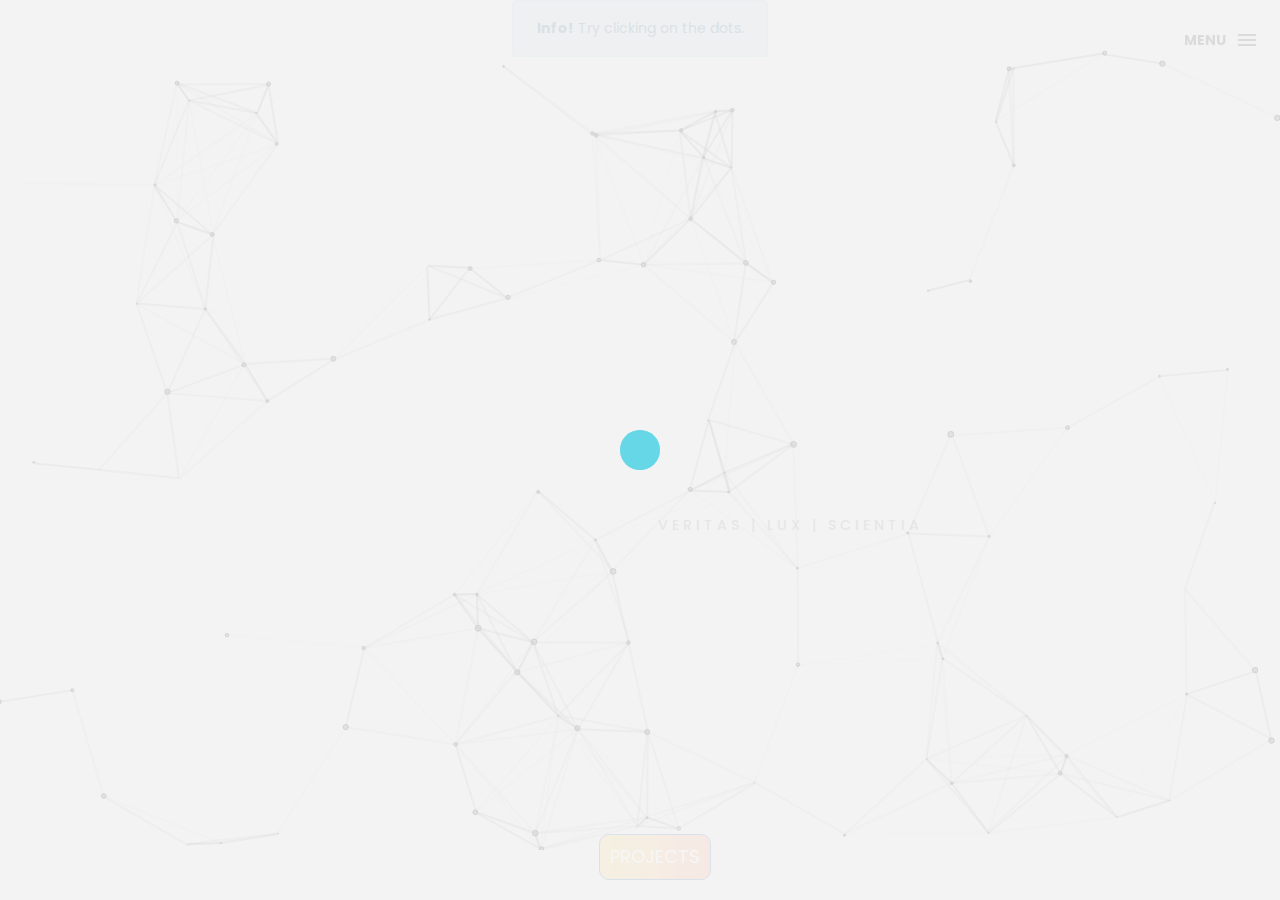
<file: index.html>
<!DOCTYPE html>
<html lang="en">

<head>
	<!-- Global site tag (gtag.js) - Google Analytics -->
    <script async src="https://www.googletagmanager.com/gtag/js?id=UA-81413705-2"></script>
    <script>
        window.dataLayer = window.dataLayer || [];
        function gtag(){dataLayer.push(arguments);}
        gtag('js', new Date());

        gtag('config', 'UA-81413705-2');
    </script>
    <meta charset="utf-8">
    <meta http-equiv="X-UA-Compatible" content="IE=edge">
    <meta name="viewport" content="width=device-width, initial-scale=1">
    <title>MP - Home</title>
    <link rel="icon" href="img/fav.png" type="image/x-icon">
    <link href="css/bootstrap.min.css" rel="stylesheet">
    <link href="ionicons/css/ionicons.min.css" rel="stylesheet">
    <link rel="stylesheet" href="https://cdnjs.cloudflare.com/ajax/libs/font-awesome/4.7.0/css/font-awesome.min.css">
    <link href="css/style.css" rel="stylesheet">
	<link href="css/home.css" rel="stylesheet">
    <script src="js/modernizr.js"></script>
</head>

<body>
    <div id="preloader">
        <div class="pre-container">
            <div class="spinner">
                <div class="double-bounce1"></div>
                <div class="double-bounce2"></div>
            </div>
        </div>
    </div>
	<center>
        <div class="alert alert-info max_width" id="tip">
            <strong>Info!</strong> Try clicking on the dots.
        </div>
    </center>
    <div class="container-fluid">
        <header class="box-header">
            <a class="box-primary-nav-trigger" href="#menu">
                <span class="box-menu-text">Menu</span><span class="box-menu-icon"></span>
            </a>
        </header>
        <nav>
		<div class="particles" id="particles-js"></div>
            <ul class="box-primary-nav">
                <li class="box-label">Menu</li>
                <li><a href="index.html">Intro</a> <i class="ion-ios-circle-filled color"></i></li>
                <li><a href="about.html">About me</a></li>
                <li><a href="blog.html">Blog</a></li>
                <li><a href="contact.html">Contact Me</a></li>
                
				<li class="box-label">Follow me</li>
                <li class="box-social"><a href="#0"><i class="ion-social-facebook"></i></a></li>
                <li class="box-social"><a href="#0"><i class="ion-social-twitter"></i></a></li>
				<li class="box-social"><a href="https://www.linkedin.com/in/pmoe7/" target="_blank"><i class="ion-social-linkedin"></i></a></li>
                <li class="box-social"><a href="https://github.com/pmoe7" target="_blank"><i class="ion-social-github"></i></a></li>

                <li class="box-label"><a class="btn btn-1" href="resume.html" target="_blankk">Resume</a></li>
            </ul>
        </nav>
        <section class="box-intro align-middle" id="titles">
            <div class="table-cell">
                <h1 class="box-headline letters rotate-2">
                    <span class="box-words-wrapper">
                        <b class="is-visible">Mohammed</b>
                        <b>Perves</b>
                        <b>Student</b>
                        <b>Engineer</b>
                        <b>Strategist</b>
                        <b>Visionary</b>
                        <b>Avid &nbsp; ML &nbsp; Enthusiast</b>
                        <b>Sports &nbsp; ML &nbsp; Enthusiast</b>
                        <b>A &nbsp; bit &nbsp; of &nbsp; an &nbsp; athlete</b>
                        
                    </span>
		        </h1>
                <h5 class="slogan">Veritas | Lux | Scientia</h5>
            </div>

            <div class="mouse fixed-bottom">
				<a href="#projects" onclick="openNav()" class="btn btn-1 btn-primary btn-lg">Projects</a>
			</div>
			
        </section>
    </div>

    <div id="modal01" class="modal" onclick="this.style.display='none'">
        <span class="close">&times;&nbsp;&nbsp;&nbsp;&nbsp;</span>
        <div class="modal-content">
            <img id="img01" style="max-width:100%">
        </div>
    </div>
	
	<!-- The overlay -->
	<div id="myNav" class="container-fluid overlay">
		<div class="container main-container clearfix"> 
		<!-- Button to close the overlay navigation -->
			<!-- Slideshow container -->
			<div class="project-title bg-grad-1"><h2>Projects<h2><a href="javascript:void(0)" class="closebtn" id="showDiv" onclick="closeNav()">&times;</a></div>
			<div class="slideshow-container">
				<!-- Full-width slides/quotes -->
				<div class="container-fluid mySlides txt-grad">
                    <div class="col-md-3 hidden-xs hidden-sm">                   
                        <div class="container1">
                            <img src="img/investopia_view.JPG" style="max-width:100%;cursor:pointer"
                            onclick="enlargeImg(this)" class="img-thumbnail rounded float-left">
                        </div>
                        <div class="container1">
                            <img src="img/investopia_view_senti.JPG" style="max-width:100%;cursor:pointer" 
                            onclick="enlargeImg(this)" class="img-thumbnail rounded float-left">
                        </div>
                        <div class="container1">
                            <img src="img/investopia_view_tweets.JPG" style="max-width:100%;cursor:pointer" 
                            onclick="enlargeImg(this)" class="img-thumbnail rounded float-left">
                        </div>
                    </div>

                    <div class="col-md-8">
                       <h3 class="uppercase">InvestOpia</h3>
                       <h5>Python | Flask | MySQL | Yahoo Finance | scikit-learn | Tweepy | NLTK | News API</h5>
                       <div class="h-30"></div>
                        <p>
                            InvestOpia is an in-house data and analytics platform, created to serve the internal users at MPire Capital.
                        </p>
                        <p>MPire Capital is a tiny quantitative hedge fund, that seeks to generate Alpha (excess risk adjusted - superior returns) by leveraging Analytics and Machine Learning (ML).</p>
                        <p></p>
            
                        <p class="hidden-xs hidden-sm">InvestOpia collects and stores the following data:</p>
                            <ul class="hidden-xs hidden-sm">
                                <li>Yahoo Finance - Financial Data</li>
                                <li>News API - Business/Market/Global Macro News</li>
                                <li>Twitter - Tweets</li>
                                <li>Reddit - Reddit posts, specially from the likes of WSB</li>
                                <li>Google - Google Trends</li>
                            </ul>
                        
                        <p>InvestOpia performs advanced analysis using the collected data such as sentiment and predictive analytics using:</p>
                        <p class="hidden-md hidden-lg"><i>Tensorflow/Keras, PyTorch, scikit-learn and NLTK.</i></p>
                        <img src="img/ml.jpg" class="img-ml hidden-xs hidden-sm">
                        <button class="btn btn-1"><i class="fa fa-github"></i><a href="https://github.com/pmoe7/InvestOpia" target="_blank">&nbsp; Github</a></button>
                        <button class="btn btn-4"><i class="fa fa-home"></i><a href="https://mpirecap.ca" target="_blank">&nbsp; mPire Capital</a></button>
                        
                        <div class="h-10"></div>
                        
                    </div>
			    </div>

                <!-- Full-width slides/quotes -->
				<div class="container-fluid mySlides txt-grad">
                    <div class="col-md-3 hidden-xs hidden-sm">                   
                        <div class="container1">
                            <img src="img/img_repo.PNG" style="max-width:100%;cursor:pointer"
                            onclick="enlargeImg(this)" class="img-thumbnail rounded float-left">
                        </div>
                        <div class="container1">
                            <img src="img/img_repo_upload.PNG" style="max-width:100%;cursor:pointer" 
                            onclick="enlargeImg(this)" class="img-thumbnail rounded float-left">
                        </div>
                    </div>

                    <div class="col-md-8">
                       <h3 class="uppercase">Image Repo with content based search (object detection)</h3>
                       <h5>Python | Flask | MySQL | TensorFlow | OpenCV | cvlib</h5>
                       <div class="h-30"></div>
                        <p>
                            This is an image repo with the following features:
                        </p>
                        <p></p>
                        <ul>
                            <li>Content based search - you can search for images based on the objects or contents within the images</li>
                            <li>Metadata search - you can search for images based on the metadata (such as tags, description) associated with the images</li>
                            <li>Upload images - You can upload images to the repo</li>
                            <li>More features under development</li>
                        </ul>

                        <p>The cvlib was used for object detection and all the data is stored on a MySQL DB.</p>
                        
                        <button class="btn btn-1"><i class="fa fa-github"></i><a href="https://github.com/pmoe7/Shopify-SWE-Image-Repo" target="_blank">&nbsp; Github</a></button>
                        <button class="btn btn-4"><i class="fa fa-home"></i><a href="http://pmoe7.pythonanywhere.com/" target="_blank">&nbsp; Live Demo</a></button>
                        
                        <div class="h-10"></div>
                        
                    </div>
			    </div>
				
                <div class="container-fluid mySlides txt-grad">
                    <div class="col-md-3 hidden-xs hidden-sm">
                        <div class="container1">
                            <img src="img/ryzer.JPG" style="max-width:100%;cursor:pointer" 
                            onclick="enlargeImg(this)" class="img-thumbnail rounded float-left">
                        </div>
                    </div>
                    <div class="col-md-8">
                       <h3 class="uppercase">Ryzer</h3>
                       <h5>Python | Flask | MySQL | AWS DynamoDB | AWS Lambda</h5>
                       <div class="h-30"></div>
                        <p>Ryzer is a Web app that allows students to view and share resume templates, in hopes of bridging the network gap. Also, has a front-end for a resume parser API, to give users insights into how their resumes are parsed by an ATS.</p>
        
                        <p>Ryzer has served <b>1500+ unique</b> students, from all over the world, extending from the University of British Columbia to Dalhousie University, all the way to UC Berkeley and MIT as of <i>March 10, 2021</i></p>
                        <button class="btn btn-1"><i class="fa fa-github"></i><a href="https://github.com/pmoe7/InvestOpia" target="_blank">&nbsp; Github</a></button>
                        <button class="btn btn-4"><i class="fa fa-home"></i><a href="https://ryzer.me" target="_blank">&nbsp; Ryzer</a></button>
                        <div class="h-10"></div>
                    </div>
                </div>

                <div class="container-fluid mySlides txt-grad">
                    <div class="col-md-3 hidden-xs hidden-sm">
                        <!--<div class="container1">
                            <img src="img/ryzer.JPG" style="max-width:100%;cursor:pointer" 
                            onclick="enlargeImg(this)" class="img-thumbnail rounded float-left">
                        </div>-->
                    </div>
                    <div class="col-md-8">
                       <h3 class="uppercase">Azu: Quantitative Trading Strategies</h3>
                       <h5>Python | Jupyter Notebook | scikit-learn | Keras | NLTK | </h5>
                       <div class="h-30"></div>
                        <b>Pairs Trading</b>
                        <ul>
                            <li>Used a word to vector algorithm to represent stocks (a combination of features) as vectors</li>
                            <li>Used cointegration, cosine similarity and k-means clustering to find "pairs" and develop pairs trading strategy</li>
                        </ul>

                        <b>Momentum Trading</b>
                        <ul>
                            <li>Scraped social media sites like Reddit (Wallstreetbets) and Twitter to find optimal (hype) securities for momentum trading</li>
                            <li>Performed sentiment analysis on the scraped data and combined with technical indicators to perform momentum trading</li>
                        </ul>
                        <b>Algho Trading</b>
                        <ul>
                            <li>Currently building and training reinforcement lerning trading agents (bots), based off research and alghorithms from OpenAI.</li>
                        </ul>
                        <!--<button class="btn btn-1"><i class="fa fa-github"></i><a href="https://github.com/pmoe7/InvestOpia" target="_blank">&nbsp; Github</a></button>-->
                        <button class="btn btn-4"><i class="fa fa-home"></i><a href="#coming-soon" target="_blank">&nbsp; Trading Strategies Live Performance</a></button>
                        <div class="h-10"></div>
                    </div>
                </div>
                
                <div class="container-fluid mySlides txt-grad">
                    <div class="col-md-3 hidden-xs hidden-sm">
                        <div class="container1">
                            <img src="img/pred.png" style="max-width:100%;cursor:pointer" 
                            onclick="enlargeImg(this)" class="img-thumbnail rounded float-left">
                        </div>
                    </div>
                    <div class="col-md-8">
                       <h3 class="uppercase">Stock Price Prediction</h3>
                       <h5>Python | scikit-learn | Tweepy | NLTK</h5>
                       <div class="h-30"></div>
                        <p>
                            Machine learning application created in Python, leveraging scikit-learn and yahoo-finance API, that uses support vector regression to predict stock prices. Also, includes twitter sentiment analysis for improved accuracy.
                        </p>
            
                        <a class="btn btn-3" href="https://github.com/pmuhamed1/Stock-Price-Prediction" target="_blank">Source</a>
                        <div class="h-10"></div>
                    </div>
			    </div>

				<!-- Next/prev buttons -->
				<a class="prev" onclick="plusSlides(-1)">&#10094;</a>
				<a class="next" onclick="plusSlides(1)">&#10095;</a>
			</div>

			<!-- Dots/bullets/indicators -->
			<div class="container-fluid dot-container bg-grad-1">
				<span class="dot" onclick="currentSlide(1)"></span> 
				<span class="dot" onclick="currentSlide(2)"></span> 
				<span class="dot" onclick="currentSlide(3)"></span>
                <span class="dot" onclick="currentSlide(4)"></span>
                <span class="dot" onclick="currentSlide(5)"></span> 
			</div>
		</div>
			
	</div>
			<!-- End Clearfix -->
	
    <script src="js/jquery-2.1.1.js"></script>
    <script src="js/bootstrap.min.js"></script>
    <script src="js/menu.js"></script>
    <script src="js/animated-headline.js"></script>
    <script src="js/isotope.pkgd.min.js"></script>
    <script src="js/custom.js"></script>
	<script src='js/particles.min.js'></script>
    <script src="js/particles.js"></script>
<script>
$('.click').click(function(e){
   // prevent default action
   e.preventDefault();
   
   scrollToElement( $(this).attr('href'), 800 );
});

var scrollToElement = function(el, ms){
    var speed = (ms) ? ms : 600;
    $('html,body').animate({
        scrollTop: $(el).offset().top
    }, speed);
}

var modal = document.getElementById("myNav");
function openNav() {
	document.getElementById("titles").style.visibility="hidden";
    modal.style.height="100%";
	document.getElementById("showDiv").style.visibility="visible";
	document.body.style.overflow = 'hidden';
}

function closeNav() {
    modal.style.height = "0%";
	document.getElementById("showDiv").style.visibility="hidden";
	document.getElementById("titles").style.visibility="visible";
	window.scrollTo(0, height); // values are x,y-offset
}

window.onclick = function(event) {
    if (event.target == modal) {
		modal.style.height = "0%";
		document.getElementById("titles").style.visibility="visible";
		document.getElementById("showDiv").style.visibility="hidden";
		window.scrollTo(0, height); // values are x,y-offset
    }
}

var slideIndex = 1;
showSlides(slideIndex);

function plusSlides(n) {
  showSlides(slideIndex += n);
}

function currentSlide(n) {
  showSlides(slideIndex = n);
}

function showSlides(n) {
  var i;
  var slides = document.getElementsByClassName("mySlides");
  var dots = document.getElementsByClassName("dot");
  if (n > slides.length) {slideIndex = 1} 
    if (n < 1) {slideIndex = slides.length}
    for (i = 0; i < slides.length; i++) {
      slides[i].style.display = "none"; 
    }
    for (i = 0; i < dots.length; i++) {
      dots[i].className = dots[i].className.replace(" active", "");
    }
  slides[slideIndex-1].style.display = "block"; 
  dots[slideIndex-1].className += " active";
}

setTimeout(function() {
    $('#tip').fadeOut('fast');
}, 10000); // <-- time in milliseconds
</script>

<script>
    function enlargeImg(element) {
  document.getElementById("img01").src = element.src;
  document.getElementById("modal01").style.display = "block";
}
</script>
</body>
</html>
</file>
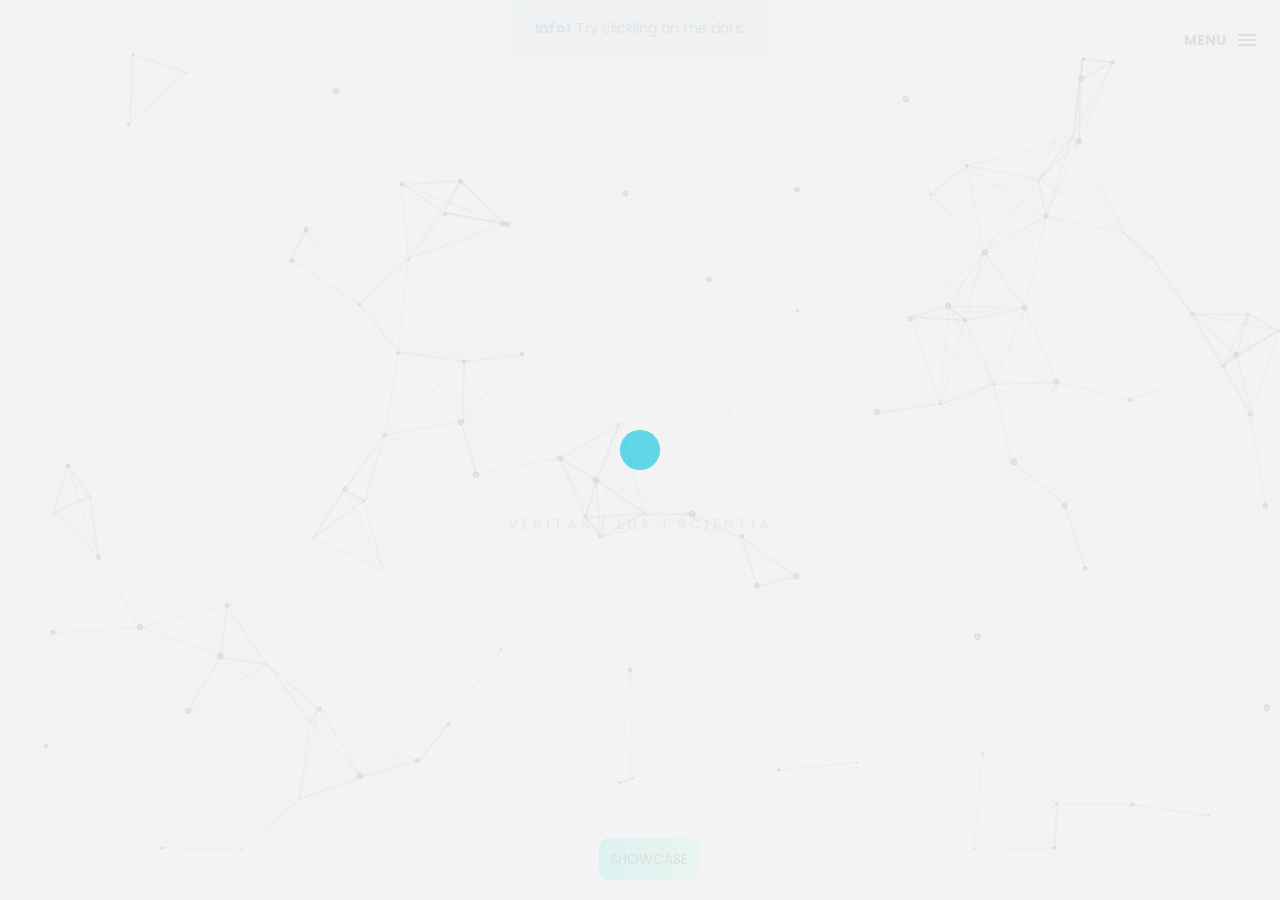
<file: pmoe7/index.html>
<!DOCTYPE html>
<html lang="en">

<head>
	<!-- Global site tag (gtag.js) - Google Analytics -->
    <script async src="https://www.googletagmanager.com/gtag/js?id=UA-81413705-2"></script>
    <script>
        window.dataLayer = window.dataLayer || [];
        function gtag(){dataLayer.push(arguments);}
        gtag('js', new Date());

        gtag('config', 'UA-81413705-2');
    </script>
    <meta charset="utf-8">
    <meta http-equiv="X-UA-Compatible" content="IE=edge">
    <meta name="viewport" content="width=device-width, initial-scale=1">
    <title>PM - Home</title>
    <link rel="icon" href="img/fav.png" type="image/x-icon">
    <link href="css/bootstrap.min.css" rel="stylesheet">
    <link href="ionicons/css/ionicons.min.css" rel="stylesheet">
    <link href="css/style.css" rel="stylesheet">
	<link href="css/home.css" rel="stylesheet">
    <script src="js/modernizr.js"></script>
</head>

<body>
    <div id="preloader">
        <div class="pre-container">
            <div class="spinner">
                <div class="double-bounce1"></div>
                <div class="double-bounce2"></div>
            </div>
        </div>
    </div>
	<center>
        <div class="alert alert-info max_width" id="tip">
            <strong>Info!</strong> Try clickiing on the dots.
        </div>
    </center>
    <div class="container-fluid">
        <header class="box-header">
            <a class="box-primary-nav-trigger" href="#menu">
                <span class="box-menu-text">Menu</span><span class="box-menu-icon"></span>
            </a>
        </header>
        <nav>
		<div class="particles" id="particles-js"></div>
            <ul class="box-primary-nav">
                <li class="box-label">Menu</li>
                <li><a href="index.html">Intro</a> <i class="ion-ios-circle-filled color"></i></li>
                <li><a href="about.html">About me</a></li>
                <li><a href="blog.html">Blog</a></li>
                <li><a href="contact.html">Contact Me</a></li>
                
				<li class="box-label">Follow me</li>
                <li class="box-social"><a href="#0"><i class="ion-social-facebook"></i></a></li>
                <li class="box-social"><a href="#0"><i class="ion-social-twitter"></i></a></li>
				<li class="box-social"><a href="https://www.linkedin.com/in/pmoe7/" target="_blank"><i class="ion-social-linkedin"></i></a></li>
                <li class="box-social"><a href="https://github.com/pmoe7" target="_blank"><i class="ion-social-github"></i></a></li>

                <li class="box-label"><a class="btn btn-1" href="Mohammed Perves - Resume.pdf" target="_blankk">Resume</a></li>
            </ul>
        </nav>
        <section class="box-intro" id="titles">
            <div class="table-cell">
                <h1 class="box-headline letters rotate-2">
                    <span class="box-words-wrapper">
                        <b class="is-visible">Coming</b>
                        <b>&nbsp;Soon...</b>
                    </span>
		        </h1>
                <h5>Veritas | Lux | Scientia</h5>
            </div>

            <div class="mouse">
				<a href="#showcase" class="btn bg-grad-6" onclick="openNav()">Showcase</a>
			</div>
			
        </section>
    </div>
	
	
	<!-- The overlay -->
	<div id="myNav" class="overlay">
		<div class="container main-container clearfix"> 
		<!-- Button to close the overlay navigation -->
			<!-- Slideshow container -->
			<a href="javascript:void(0)" class="closebtn" id="showDiv" onclick="closeNav()">&times;</a>
			<div class="project-title bg-grad-6"><h2>Showcase<h2></div>
			<div class="slideshow-container">
				<!-- Full-width slides/quotes -->
				<div class="mySlides txt-grad">
					<div class="slide-title"><h2>Stock Price Prediction</h2></div>
					<p>Machine learning application created in Python which uses recurrent neural network (LSTM) for time-series predictions. Also, includes twitter sentiment analysis for better accuracy.</p>
					<p>- 05/2018 to 07/2018</p>
					<a class="btn btn-4" href="https://github.com/pmuhamed1/Stock-Price-Prediction" target="_blank"> Source </a> 
				</div>
				
				<div class="mySlides txt-grad">
					<div class="slide-title"><h2>Face Recognition</h2></div>
					<p>Face recognition system that recognizes faces stored onto an online MySQL database. Also displays the user's data.</p>
					<p>- 03/2017 to 06/2017</p>
					<a class="btn btn-4" href="https://github.com/pmuhamed1/Face-Recognition" target="_blank"> Source </a> 
				</div>

				<div class="mySlides txt-grad">
					<div class="slide-title"><h2>Business Sentiment Analysis</h2></div>
					<p>Analyses public sentiment about a given company and theirs products. Then, makes business analysis with the sentiment results.</p>
					<p>- 07/2018 to 08/2018</p>
				</div>
				
				<div class="mySlides txt-grad">
					<div class="slide-title"><h2>Work in Progress</h2></div>
					<p>Coming soon...</p>
					<p>- The Future</p>
				</div>
				
				<div class="mySlides txt-grad">
					<div class="slide-title"><h2>Future Projects</h2></div>
					<p>Searching for ideas...</p>
					<p>- The Future</p>
				</div>
				<!-- Next/prev buttons -->
				<a class="prev" onclick="plusSlides(-1)">&#10094;</a>
				<a class="next" onclick="plusSlides(1)">&#10095;</a>
			</div>

			<!-- Dots/bullets/indicators -->
			<div class="dot-container bg-grad-1">
				<span class="dot" onclick="currentSlide(1)"></span> 
				<span class="dot" onclick="currentSlide(2)"></span> 
				<span class="dot" onclick="currentSlide(3)"></span> 
				<span class="dot" onclick="currentSlide(4)"></span> 
				<span class="dot" onclick="currentSlide(5)"></span> 
			</div>
		</div>
			
	</div>
			<!-- End Clearfix -->
	
    <script src="js/jquery-2.1.1.js"></script>
    <script src="js/bootstrap.min.js"></script>
    <script src="js/menu.js"></script>
    <script src="js/animated-headline.js"></script>
    <script src="js/isotope.pkgd.min.js"></script>
    <script src="js/custom.js"></script>
	<script src='js/particles.min.js'></script>
    <script src="js/particles.js"></script>
<script>
$('.click').click(function(e){
   // prevent default action
   e.preventDefault();
   
   // get id of target div (placed in href attribute of anchor element)
   // and pass it to the scrollToElement function
    // also, use 2000 as an argument for the scroll speed (2 seconds, 2000 milliseconds)
   scrollToElement( $(this).attr('href'), 800 );
});

var scrollToElement = function(el, ms){
    var speed = (ms) ? ms : 600;
    $('html,body').animate({
        scrollTop: $(el).offset().top
    }, speed);
}

var modal = document.getElementById("myNav");
/* Open when someone clicks on the span element */
function openNav() {
	document.getElementById("titles").style.visibility="hidden";
    modal.style.height="100%";
	document.getElementById("showDiv").style.visibility="visible";
	document.body.style.overflow = 'hidden';
}

/* Close when someone clicks on the "x" symbol inside the overlay */
function closeNav() {
    modal.style.height = "0%";
	document.getElementById("showDiv").style.visibility="hidden";
	document.getElementById("titles").style.visibility="visible";
	window.scrollTo(0, height); // values are x,y-offset
}

window.onclick = function(event) {
    if (event.target == modal) {
		modal.style.height = "0%";
		document.getElementById("titles").style.visibility="visible";
		document.getElementById("showDiv").style.visibility="hidden";
		window.scrollTo(0, height); // values are x,y-offset
    }
}

var slideIndex = 1;
showSlides(slideIndex);

function plusSlides(n) {
  showSlides(slideIndex += n);
}

function currentSlide(n) {
  showSlides(slideIndex = n);
}

function showSlides(n) {
  var i;
  var slides = document.getElementsByClassName("mySlides");
  var dots = document.getElementsByClassName("dot");
  if (n > slides.length) {slideIndex = 1} 
    if (n < 1) {slideIndex = slides.length}
    for (i = 0; i < slides.length; i++) {
      slides[i].style.display = "none"; 
    }
    for (i = 0; i < dots.length; i++) {
      dots[i].className = dots[i].className.replace(" active", "");
    }
  slides[slideIndex-1].style.display = "block"; 
  dots[slideIndex-1].className += " active";
}

setTimeout(function() {
    $('#tip').fadeOut('fast');
}, 10000); // <-- time in milliseconds
</script>
</body>
</html>
</file>
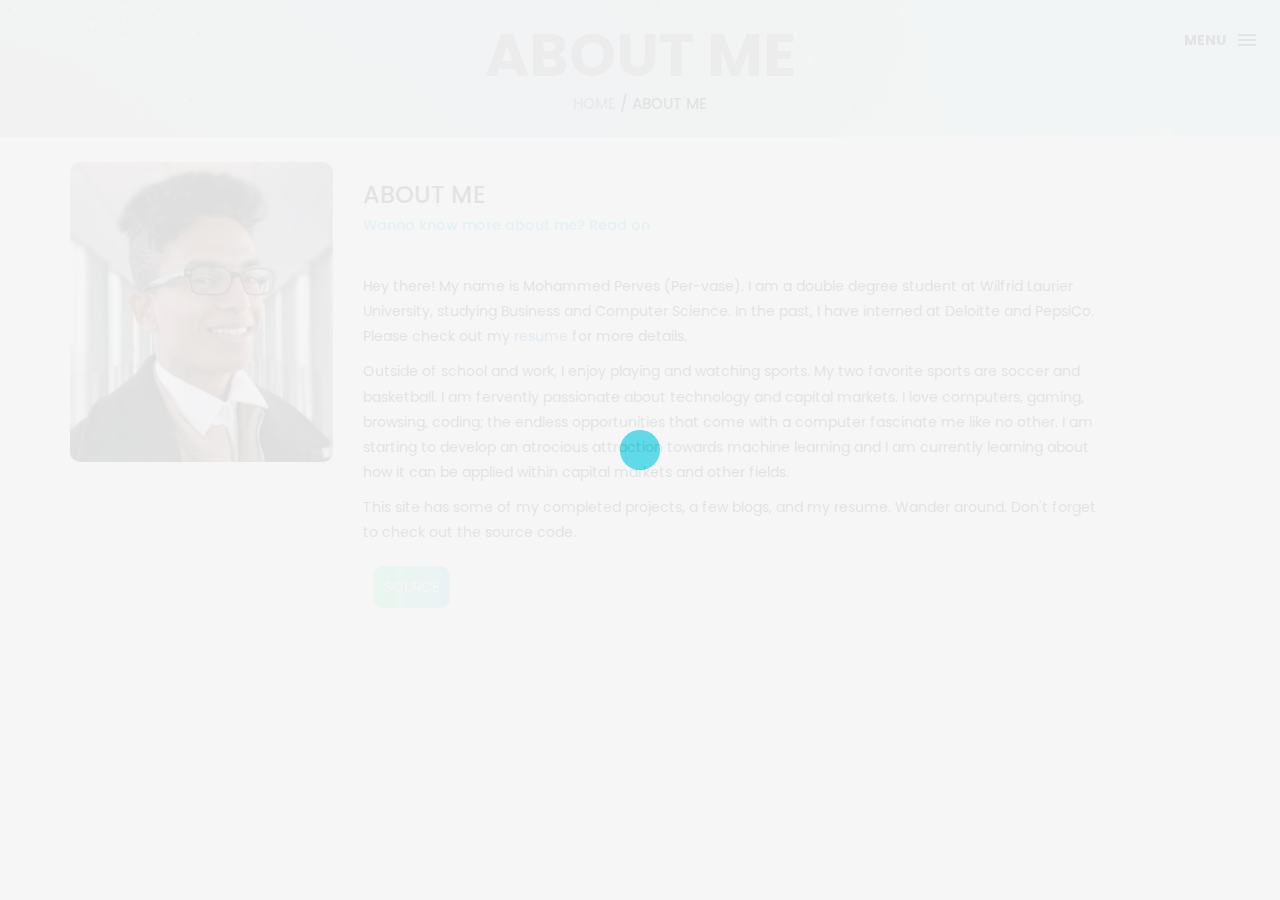
<file: about.html>
<!DOCTYPE html>
<html lang="en">

<head>
    <!-- Global site tag (gtag.js) - Google Analytics -->
    <script async src="https://www.googletagmanager.com/gtag/js?id=UA-81413705-2"></script>
    <script>
        window.dataLayer = window.dataLayer || [];
        function gtag(){dataLayer.push(arguments);}
        gtag('js', new Date());

        gtag('config', 'UA-81413705-2');
    </script>
    <meta charset="utf-8">
    <meta http-equiv="X-UA-Compatible" content="IE=edge">
    <meta name="viewport" content="width=device-width, initial-scale=1">
    <title>MP - About</title>
    <link rel="icon" href="img/fav.png" type="image/x-icon">
    <link href="css/bootstrap.min.css" rel="stylesheet">
    <link href="ionicons/css/ionicons.min.css" rel="stylesheet">
    <link href="css/style.css" rel="stylesheet">
    <script src="js/modernizr.js"></script>

    <!--[if lt IE 9]>
      <script src="https://oss.maxcdn.com/html5shiv/3.7.2/html5shiv.min.js"></script>
      <script src="https://oss.maxcdn.com/respond/1.4.2/respond.min.js"></script>
    <![endif]-->
</head>

<body>
    <!-- Preloader -->
    <div id="preloader">
        <div class="pre-container">
            <div class="spinner">
                <div class="double-bounce1"></div>
                <div class="double-bounce2"></div>
            </div>
        </div>
    </div>
    <!-- end Preloader -->

    <div class="container-fluid"> 
       <!-- box-header -->
        <header class="box-header">
            <a class="box-primary-nav-trigger" href="#0">
                <span class="box-menu-text">Menu</span><span class="box-menu-icon"></span>
            </a>
        </header>
        <!-- end box-header -->
        
        <!-- nav -->
        <nav>
            <ul class="box-primary-nav">
                <li class="box-label">Menu</li>
                <li><a href="index.html">Intro</a></li>
                <li><a href="about.html">About me</a> <i class="ion-ios-circle-filled color"></i></li>
                <li><a href="blog.html">Blog</a></li>
                <li><a href="contact.html">Contact Me</a></li>
                
                <li class="box-label">Follow me</li>
                <li class="box-social"><a href="#0"><i class="ion-social-facebook"></i></a></li>
                <li class="box-social"><a href="#0"><i class="ion-social-twitter"></i></a></li>
                <li class="box-social"><a href="https://www.linkedin.com/in/pmoe7/" target="_blank"><i class="ion-social-linkedin"></i></a></li>
                <li class="box-social"><a href="https://github.com/pmoe7" target="_blank"><i class="ion-social-github"></i></a></li>

                <li class="box-label"><a class="btn btn-1" href="resume.html" target="_blankk">Resume</a></li>
            </ul>
        </nav>
        <!-- end nav -->  
    </div>
    
    <!-- Top bar -->
    <div class="top-bar">
        <h1>About Me</h1>
        <p><a href="index.html">Home</a> / About me</p>
    </div>
    <!-- end Top bar -->
    
    <!-- Main container -->
    <div class="container main-container clearfix"> 
        <div class="col-md-3">
            <div class="img-responsive img-rnd profile-pic" alt="me" /></div>
        </div>
        <div class="col-md-8">
           <h3 class="uppercase">About Me </h3>
           <h5>Wanna know more about me? Read on</h5>
           <div class="h-30"></div>
            <p>
            Hey there! My name is Mohammed Perves (Per-vase). I am a double degree student at Wilfrid Laurier University, studying Business and Computer Science.
            In the past, I have interned at Deloitte and PepsiCo. Please check out my <a href="/resume.html">resume</a> for more details.</p>
            
            <p>Outside of school and work, I enjoy playing and watching sports. My two favorite sports are soccer and basketball. I am fervently passionate about technology and capital markets.
                I love computers, gaming, browsing, coding; the endless opportunities that come with a computer fascinate me like no other. 
                I am starting to develop an atrocious attraction towards machine learning and I am currently learning about how it can be applied within capital markets and other fields.
			</p>

            <p>This site has some of my completed projects, a few blogs, and my resume. Wander around. Don't forget to check out the source code.</p>
            <a class="btn btn-3" href="https://github.com/pmuhamed1/pmuhamed1.github.io" target="_blank">Source</a>
            <div class="h-10"></div>
        </div>
    </div>
    <!-- end Main container -->
    <!-- back to top -->
    <a href="#0" class="cd-top"><i class="ion-android-arrow-up"></i></a>
    <!-- end back to top -->


    <script src="js/jquery-2.1.1.js"></script>
    <script src="js/bootstrap.min.js"></script>
    <script src="js/menu.js"></script>
    <script src="js/animated-headline.js"></script>
    <script src="js/isotope.pkgd.min.js"></script>
    <script src="js/custom.js"></script>
	
</body>
</html>
</file>
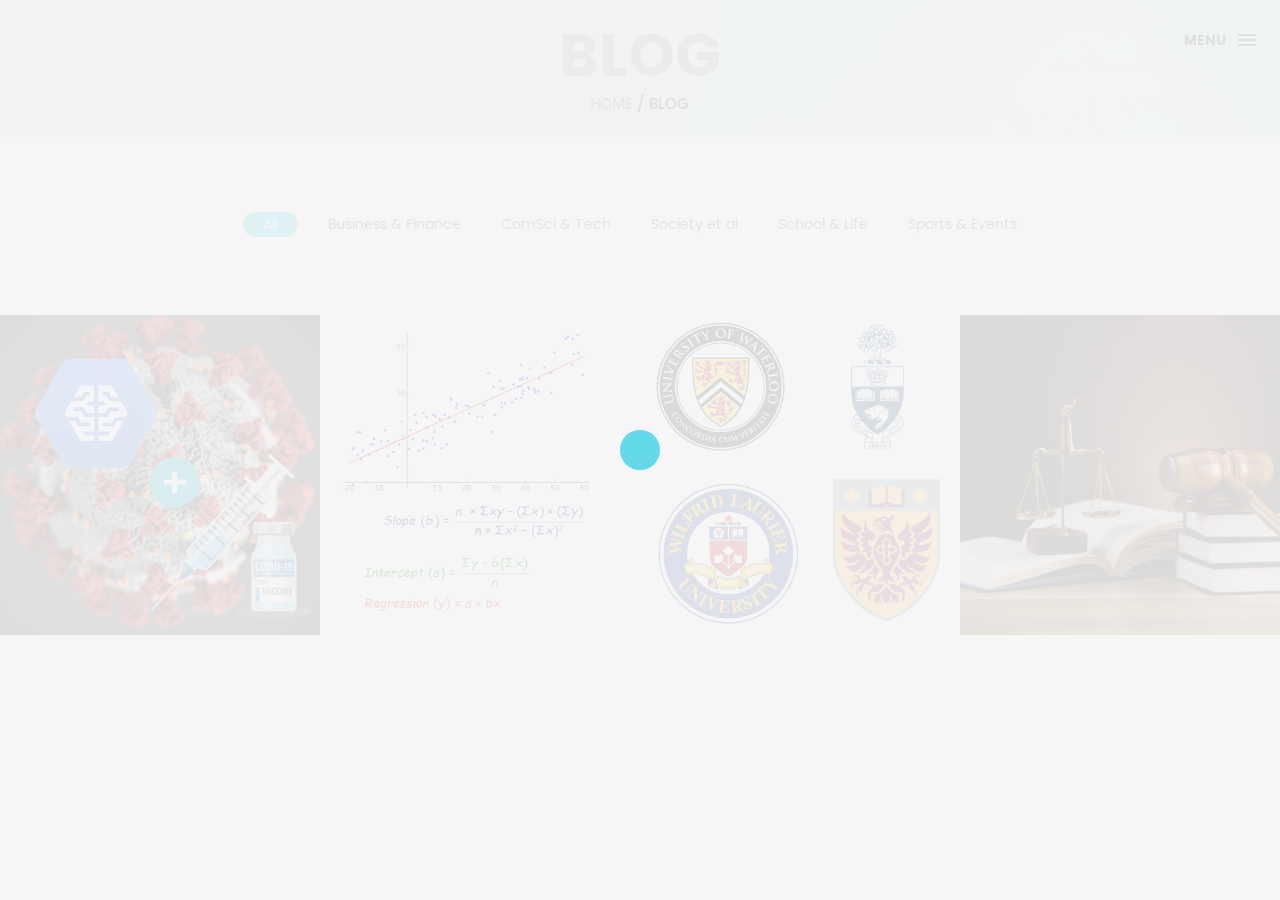
<file: blog.html>
<!DOCTYPE html>
<html lang="en">

<head>
    <!-- Global site tag (gtag.js) - Google Analytics -->
    <script async src="https://www.googletagmanager.com/gtag/js?id=UA-81413705-2"></script>
    <script>
        window.dataLayer = window.dataLayer || [];
        function gtag(){dataLayer.push(arguments);}
        gtag('js', new Date());

        gtag('config', 'UA-81413705-2');
    </script>
    <meta charset="utf-8">
    <meta http-equiv="X-UA-Compatible" content="IE=edge">
    <meta name="viewport" content="width=device-width, initial-scale=1">
    <title>MP - Blog</title>
    <link rel="icon" href="img/fav.png" type="image/x-icon">
    <link href="css/bootstrap.min.css" rel="stylesheet">
    <link href="ionicons/css/ionicons.min.css" rel="stylesheet">
    <link href="css/style.css" rel="stylesheet">
    <script src="js/modernizr.js"></script>

    <!--[if lt IE 9]>
      <script src="https://oss.maxcdn.com/html5shiv/3.7.2/html5shiv.min.js"></script>
      <script src="https://oss.maxcdn.com/respond/1.4.2/respond.min.js"></script>
    <![endif]-->
</head>

<body>

    <!-- Preloader -->
    <div id="preloader">
        <div class="pre-container">
            <div class="spinner">
                <div class="double-bounce1"></div>
                <div class="double-bounce2"></div>
            </div>
        </div>
    </div>
    <!-- end Preloader -->

    <div class="container-fluid">
        <!-- box-header -->
        <header class="box-header">
            <a class="box-primary-nav-trigger" href="#0">
                <span class="box-menu-text">Menu</span><span class="box-menu-icon"></span>
            </a>
        </header>
        <!-- end box-header -->
        <nav>
            <ul class="box-primary-nav">
                <li class="box-label">Menu</li>
                <li><a href="index.html">Intro</a></li>
                <li><a href="about.html">About me</a></li>
                <li><a href="blog.html">Blog</a><i class="ion-ios-circle-filled color"></i></li>
                <li><a href="contact.html">Contact Me</a></li>
                
                <li class="box-label">Follow me</li>
                <li class="box-social"><a href="#0"><i class="ion-social-facebook"></i></a></li>
                <li class="box-social"><a href="#0"><i class="ion-social-twitter"></i></a></li>
                <li class="box-social"><a href="https://www.linkedin.com/in/pmoe7/" target="_blank"><i class="ion-social-linkedin"></i></a></li>
                <li class="box-social"><a href="https://github.com/pmoe7" target="_blank"><i class="ion-social-github"></i></a></li>

                <li class="box-label"><a class="btn btn-1" href="resume.html" target="_blankk">Resume</a></li>
            </ul>
        </nav>
    </div>

    <!-- top bar -->
    <div class="top-bar">
        <h1>Blog</h1>
        <p><a href="index.html">Home</a> / Blog</p>
    </div>
    <!-- end top bar -->

    <!-- main container -->
    <div class="main-container portfolio-inner clearfix">
        <!-- portfolio div -->
        <div class="portfolio-div">
            <div class="portfolio">
                <!-- portfolio_filter -->
                <div class="categories-grid wow fadeInLeft">
                    <nav class="categories text-center">
                        <ul class="portfolio_filter">
                            <li><a href="" class="active" data-filter="*">All</a></li>
                            <li><a href="" data-filter=".bf">Business & Finance</a></li>
                            <li><a href="" data-filter=".cs">ComSci & Tech</a></li>
                            <li><a href="" data-filter=".society">Society et al</a></li>
                            <li><a href="" data-filter=".school">School & Life</a></li>
                            <li><a href="" data-filter=".sports">Sports & Events</a></li>
                        </ul>
                    </nav>
                </div>
                <!-- portfolio_filter -->

                <!-- portfolio_container -->
                <div class="no-padding portfolio_container clearfix">
                    <!-- single work -->
                    <div class="col-md-3 col-sm-6  cs society">
                        <a href="covid.html" class="portfolio_item">
                            <img src="img/covid-ml.png" alt="Covid-19 Vaccines" class="img-responsive" />
                            <div class="portfolio_item_hover">
                                <div class="portfolio-border clearfix">
                                    <div class="item_info">
                                        <span>Optimal Distribution of Covid-19 Vaccines</span>
                                        <em>Applied Machine Learning</em>
                                    </div>
                                </div>
                            </div>
                        </a>
                    </div>
                    <!-- end single work -->
                    <!-- single work -->
                    <div class="col-md-3 col-sm-6 cs">
                        <a href="lr.html" class="portfolio_item">
                            <img src="img/500-lr.png" alt="image" class="img-responsive" />
                            <div class="portfolio_item_hover">
                                <div class="portfolio-border clearfix">
                                    <div class="item_info">
                                        <span>Linear Regression</span>
                                        <em>Applications & Tutorial</em>
                                    </div>
                                </div>
                            </div>
                        </a>
                    </div>
                    <!-- end single work -->

                    <!-- single work -->
                    <div class="col-md-3 col-sm-12 school">
                        <a href="uni.html" class="portfolio_item">
                            <img src="img/unis.png" alt="image" class="img-responsive" />
                            <div class="portfolio_item_hover">
                                <div class="portfolio-border clearfix">
                                    <div class="item_info">
                                        <span>Navigating University Applications</span>
                                        <em>Anecdotal and Tips</em>
                                    </div>
                                </div>
                            </div>
                        </a>
                    </div>
                    <!-- end single work -->

                    <!-- single work -->
                    <div class="col-md-3 col-sm-6  society">
                        <a href="law.html" class="portfolio_item">
                            <img src="img/law.png" alt="law or justice" class="img-responsive" />
                            <div class="portfolio_item_hover">
                                <div class="portfolio-border clearfix">
                                    <div class="item_info">
                                        <span>Law or Justice?</span>
                                        <em>Law & Society</em>
                                    </div>
                                </div>
                            </div>
                        </a>
                    </div>
                    <!-- end single work -->
                </div>
                <!-- end portfolio_container -->
            </div>
            <!-- portfolio -->
        </div>
        <!-- end portfolio div -->
    </div>
    <!-- end main container -->

    <!-- back to top -->
    <a href="#0" class="cd-top"><i class="ion-android-arrow-up"></i></a>
    <!-- end back to top -->

    <script src="js/jquery-2.1.1.js"></script>
    <script src="js/bootstrap.min.js"></script>
    <script src="js/menu.js"></script>
    <script src="js/animated-headline.js"></script>
    <script src="js/isotope.pkgd.min.js"></script>
    <script src="js/custom.js"></script>
</body>
</html>
</file>
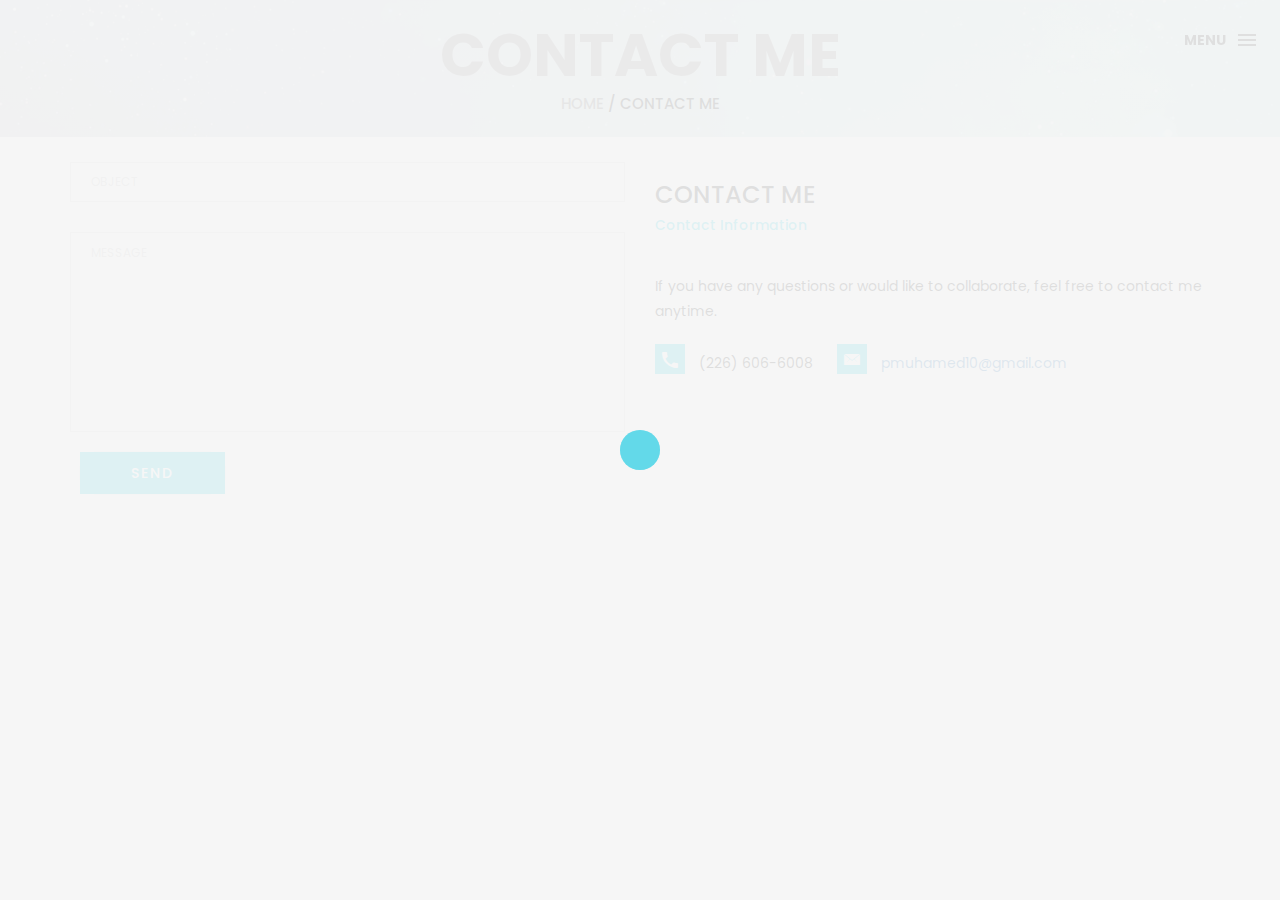
<file: contact.html>
<!DOCTYPE html>
<html lang="en">

<head>
    <!-- Global site tag (gtag.js) - Google Analytics -->
    <script async src="https://www.googletagmanager.com/gtag/js?id=UA-81413705-2"></script>
    <script>
        window.dataLayer = window.dataLayer || [];
        function gtag(){dataLayer.push(arguments);}
        gtag('js', new Date());

        gtag('config', 'UA-81413705-2');
    </script>
    <meta charset="utf-8">
    <meta http-equiv="X-UA-Compatible" content="IE=edge">
    <meta name="viewport" content="width=device-width, initial-scale=1">
    <title>MP - Contact Me</title>
    <link href="css/bootstrap.min.css" rel="stylesheet">
    <link href="ionicons/css/ionicons.min.css" rel="stylesheet">
    <link rel="icon" href="img/fav.png" type="image/x-icon">
    <link href="css/style.css" rel="stylesheet">
    <script src="js/modernizr.js"></script>
    <!--[if lt IE 9]>
      <script src="https://oss.maxcdn.com/html5shiv/3.7.2/html5shiv.min.js"></script>
      <script src="https://oss.maxcdn.com/respond/1.4.2/respond.min.js"></script>
    <![endif]-->
</head>

<body>

    <!-- Preloader -->
    <div id="preloader">
        <div class="pre-container">
            <div class="spinner">
                <div class="double-bounce1"></div>
                <div class="double-bounce2"></div>
            </div>
        </div>
    </div>
    <!-- end Preloader -->

    <div class="container-fluid">
        <!-- box-header -->
        <header class="box-header">
            <a class="box-primary-nav-trigger" href="#0">
                <span class="box-menu-text">Menu</span><span class="box-menu-icon"></span>
            </a>
            <!-- box-primary-nav-trigger -->
        </header>
        <!-- end box-header -->
        <nav>
            <ul class="box-primary-nav">
                <li class="box-label">Menu</li>
                <li><a href="index.html">Intro</a></li>
                <li><a href="about.html">About me</a></li>
                <li><a href="blog.html">Blog</a></li>
                <li><a href="contact.html">Contact Me</a><i class="ion-ios-circle-filled color"></i></li>
                
				<li class="box-label">Follow me</li>
                <li class="box-social"><a href="#0"><i class="ion-social-facebook"></i></a></li>
                <li class="box-social"><a href="#0"><i class="ion-social-twitter"></i></a></li>
                <li class="box-social"><a href="https://www.linkedin.com/in/pmoe7/" target="_blank"><i class="ion-social-linkedin"></i></a></li>
                <li class="box-social"><a href="https://github.com/pmoe7" target="_blank"><i class="ion-social-github"></i></a></li>

                <li class="box-label"><a class="btn btn-1" href="resume.html" target="_blankk">Resume</a></li>
            </ul>
        </nav>
    </div>

    <!-- top bar -->
    <div class="top-bar">
        <h1>contact Me</h1>
        <p><a href="#">Home</a> / Contact Me</p>
    </div>
    <!-- end top bar -->

    <!-- main-container -->
    <div class="container main-container">
        <div class="col-md-6">
            <form action="#" method="post">
                <div class="row">
                    <div class="col-md-12">
                        <div class="input-contact">
                            <input type="text" name="object" id="subjectInput">
                            <span>object</span>
                        </div>
                    </div>
                    <div class="col-md-12">
                        <div class="textarea-contact">
                            <textarea name="message" id="messageInput"></textarea>
                            <span>message</span>
                        </div>
                    </div>
                    <div class="col-md-12">
						<a id="send" class="btn btn-box">Send</a>
                    </div>
                </div>
            </form>
        </div>

        <div class="col-md-6">
            <h3 class="text-uppercase">contact me</h3>
            <h5>Contact Information</h5>
            <div class="h-30"></div>
            <p>If you have any questions or would like to collaborate, feel free to contact me anytime.</p>
            <div class="contact-info">
                <p><i class="ion-android-call"></i> (226) 606-6008</p>
                <p><a href="mailto: pmuhamed10@gmail.com"><i class="ion-ios-email"></i> pmuhamed10@gmail.com</a></p>
            </div>
        </div>


    </div>
    <!-- end main-container -->

    <!-- back to top -->
    <a href="#0" class="cd-top"><i class="ion-android-arrow-up"></i></a>
    <!-- end back to top -->



    <!-- jQuery -->
    <script src="js/jquery-2.1.1.js"></script>
    <!--  plugins -->
    <script src="js/bootstrap.min.js"></script>
    <script src="js/menu.js"></script>
    <script src="js/animated-headline.js"></script>
    <script src="js/isotope.pkgd.min.js"></script>


    <!--  custom script -->
    <script src="js/custom.js"></script>
<script>
	document.getElementById("send").addEventListener("click", sendEmail);
	function sendEmail() {
		var subject = document.getElementById('subjectInput').value;
		var body = document.getElementById('messageInput').value;
		document.getElementById("send").innerHTML = "Sent";
		window.location.href = "mailto:pmuhamed10@gmail.com?subject=" + subject + "&body="+body+"";
	}
</script>

</body>

</html>
</file>
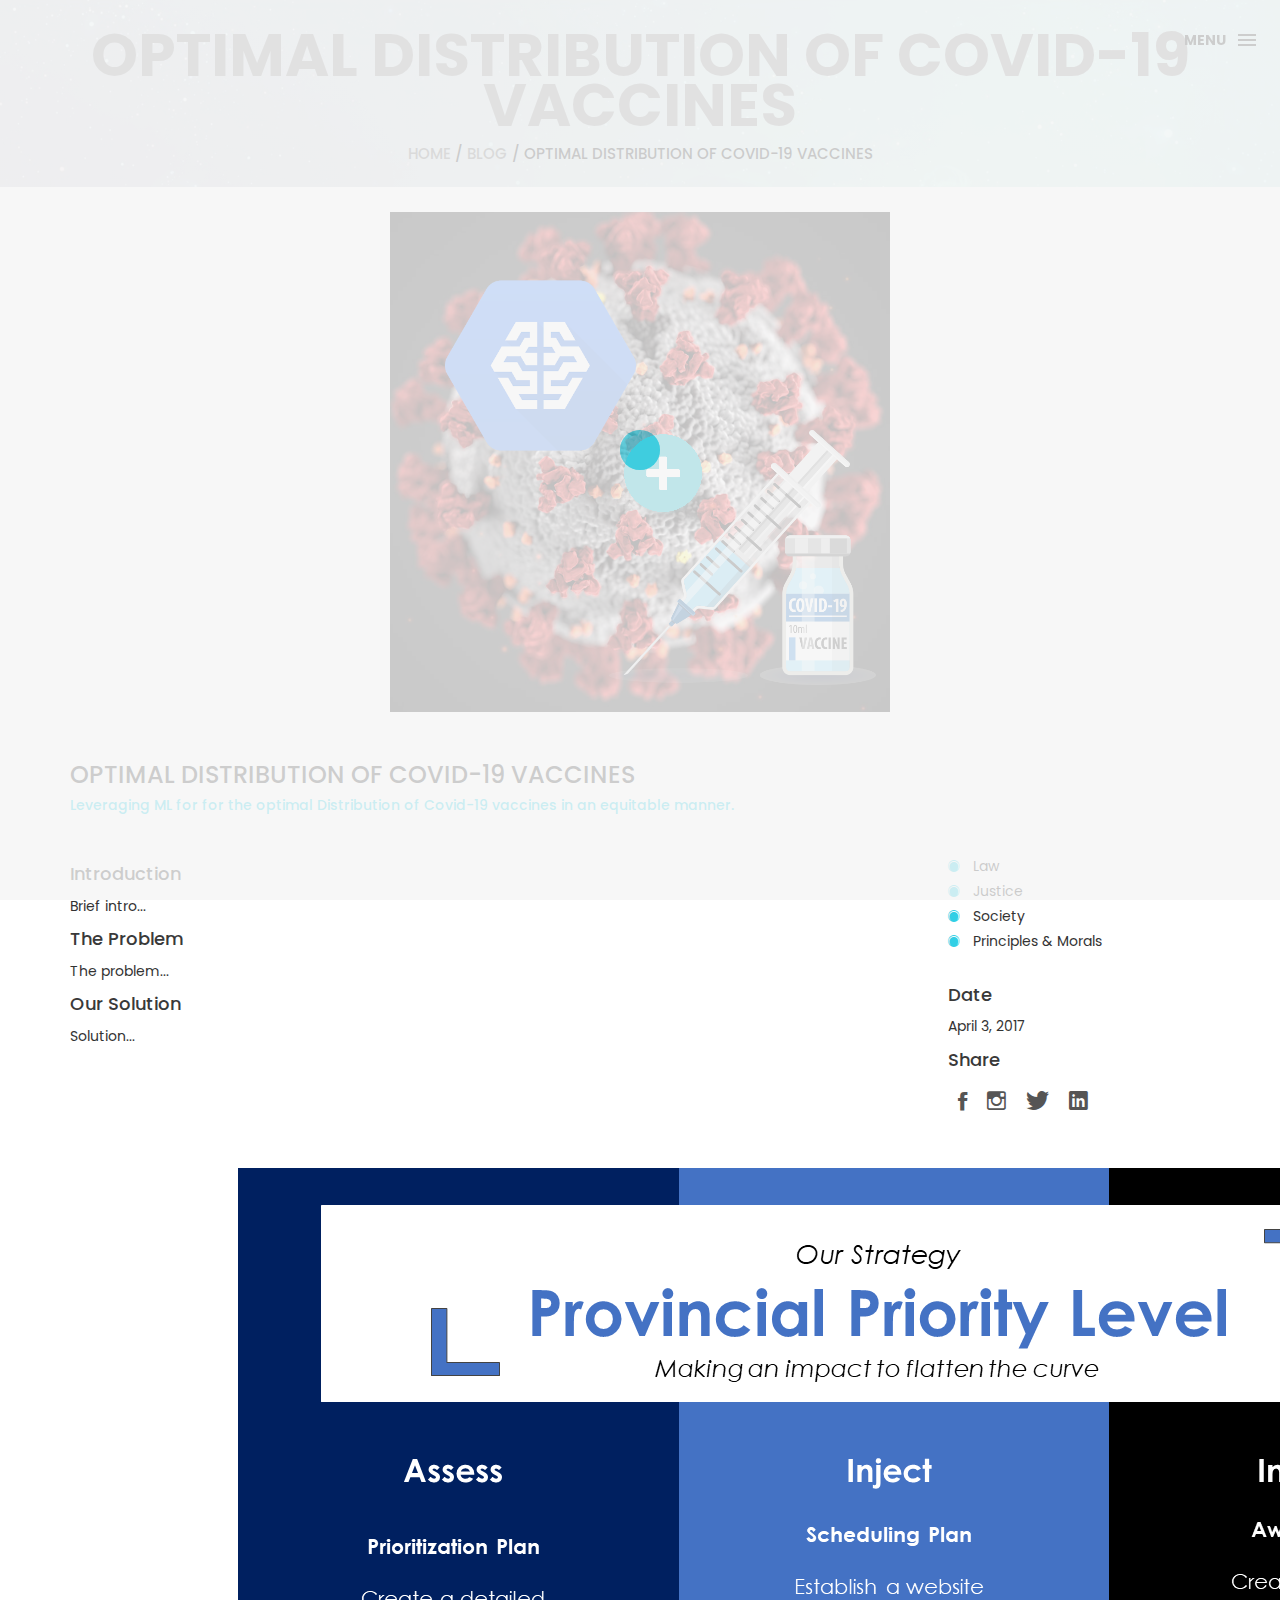
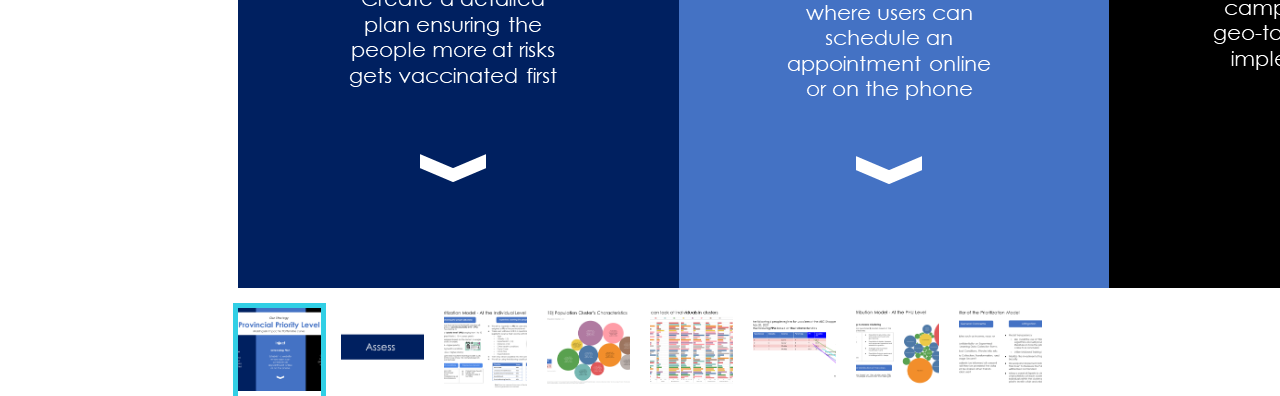
<file: covid.html>
<!DOCTYPE html>
<html lang="en">

<head>
    <!-- Global site tag (gtag.js) - Google Analytics -->
    <script async src="https://www.googletagmanager.com/gtag/js?id=UA-81413705-2"></script>
    <script>
        window.dataLayer = window.dataLayer || [];
        function gtag(){dataLayer.push(arguments);}
        gtag('js', new Date());

        gtag('config', 'UA-81413705-2');
    </script>
    <meta charset="utf-8">
    <meta http-equiv="X-UA-Compatible" content="IE=edge">
    <meta name="viewport" content="width=device-width, initial-scale=1">
    <title>PM - Optimal Distribution of Covid-19 Vaccines</title>
    <link rel="icon" href="img/fav.png" type="image/x-icon">
    <link href="css/bootstrap.min.css" rel="stylesheet">
    <link href="ionicons/css/ionicons.min.css" rel="stylesheet">
    <link href="css/style.css" rel="stylesheet">
    <link href="css/slide.css" rel="stylesheet">
    <script src="js/modernizr.js"></script>

    <!--[if lt IE 9]>
      <script src="https://oss.maxcdn.com/html5shiv/3.7.2/html5shiv.min.js"></script>
      <script src="https://oss.maxcdn.com/respond/1.4.2/respond.min.js"></script>
    <![endif]-->
</head>

<body>

    <!-- Preloader -->
    <div id="preloader">
        <div class="pre-container">
            <div class="spinner">
                <div class="double-bounce1"></div>
                <div class="double-bounce2"></div>
            </div>
        </div>
    </div>
    <!-- end Preloader -->

    <div class="container-fluid">
        <!-- box-header -->
        <header class="box-header">
            <a class="box-primary-nav-trigger" href="#0">
                <span class="box-menu-text">Menu</span><span class="box-menu-icon"></span>
            </a>
        </header>
        <!-- end box-header -->
        <nav>
            <ul class="box-primary-nav">
                <li class="box-label">Menu</li>
                <li><a href="index.html">Intro</a></li>
                <li><a href="about.html">About me</a></li>
                <li><a href="blog.html">Blog</a><i class="ion-ios-circle-filled color"></i></li>
                <li><a href="contact.html">Contact Me</a></li>
                
				<li class="box-label">Follow me</li>
                <li class="box-social"><a href="#0"><i class="ion-social-facebook"></i></a></li>
                <li class="box-social"><a href="#0"><i class="ion-social-twitter"></i></a></li>
                <li class="box-social"><a href="https://www.linkedin.com/in/pmoe7/" target="_blank"><i class="ion-social-linkedin"></i></a></li>
                <li class="box-social"><a href="https://github.com/pmoe7" target="_blank"><i class="ion-social-github"></i></a></li>

                <li class="box-label"><a class="btn btn-1" href="resume.html" target="_blankk">Resume</a></li>
            </ul>
        </nav>
    </div>
    <!-- top-bar -->
    <div class="top-bar">
        <h1>Optimal Distribution of Covid-19 Vaccines</h1>
        <p><a href="#">Home</a> / <a href="blog.html">Blog</a> / Optimal Distribution of Covid-19 Vaccines</p>
    </div>
    <!-- end top-bar -->
    
    <!-- main-container -->
    <div class="container main-container">
        <div class="col-md-12">
            <center><img src="img/covid-ml.png" alt="" class="img-responsive"/></center>
            <div class="h-30"></div>
        </div>

        <div class="col-md-12">
            <h3 class="text-uppercase">Optimal Distribution of Covid-19 Vaccines</h3>
            <h5>Leveraging ML for for the optimal Distribution of Covid-19 vaccines in an equitable manner.</h5>
            <div class="h-30"></div>
        </div>

        <div class="col-md-9">
            <h4>Introduction</h4>
            <p>
                Brief intro...
            </p>

			<h4>The Problem</h4>
            <p>
                The problem...
            </p>
			<h4>Our Solution</h4>
            <p>
                Solution...
            </p>
            
        </div>

        <div class="col-md-3">
            <ul class="cat-ul">
                <li><i class="ion-ios-circle-filled"></i> Law</li>
                <li><i class="ion-ios-circle-filled"></i> Justice</li>
                <li><i class="ion-ios-circle-filled"></i> Society</li>
                <li><i class="ion-ios-circle-filled"></i> Principles & Morals</li>
            </ul>
            <div class="h-10"></div>
            <h4>Date</h4> April 3, 2017
            <h4>Share</h4>
            <ul class="social-ul">
                <li class="box-social"><a href="#0"><i class="ion-social-facebook"></i></a></li>
                <li class="box-social"><a href="#0"><i class="ion-social-instagram-outline"></i></a></li>
                <li class="box-social"><a href="#0"><i class="ion-social-twitter"></i></a></li>
                <li class="box-social"><a href="#0"><i class="ion-social-linkedin"></i></a></li>
            </ul>
        </div>
    </div>
    <!-- end main-container -->
    <div class="slide-container">
        <div class="carousel">
            <input type="radio" name="slides" checked="checked" id="slide-1">
            <input type="radio" name="slides" id="slide-2">
            <input type="radio" name="slides" id="slide-3">
            <input type="radio" name="slides" id="slide-4">
            <input type="radio" name="slides" id="slide-5">
            <input type="radio" name="slides" id="slide-6">
            <input type="radio" name="slides" id="slide-7">
            <input type="radio" name="slides" id="slide-8">
            <ul class="carousel__slides">
                <li class="carousel__slide">
                    <figure>
                        <div>
                            <img src="img/covid_ml/1.PNG" alt="">
                        </div>
                    </figure>
                </li>
                <li class="carousel__slide">
                    <figure>
                        <div>
                            <img src="img/covid_ml/2.PNG" alt="">
                        </div>
                    </figure>
                </li>
                <li class="carousel__slide">
                    <figure>
                        <div>
                            <img src="img/covid_ml/3.PNG" alt="">
                        </div>
                    </figure>
                </li>
                <li class="carousel__slide">
                    <figure>
                        <div>
                            <img src="img/covid_ml/4.PNG" alt="">
                        </div>

                    </figure>
                </li>
                <li class="carousel__slide">
                    <figure>
                        <div>
                            <img src="img/covid_ml/5.PNG" alt="">
                        </div>
                    </figure>
                </li>
                <li class="carousel__slide">
                    <figure>
                        <div>
                            <img src="img/covid_ml/6.PNG" alt="">
                        </div>
                    </figure>
                </li>
                <li class="carousel__slide">
                    <figure>
                        <div>
                            <img src="img/covid_ml/7.PNG" alt="">
                        </div>
                    </figure>
                </li>
                <li class="carousel__slide">
                    <figure>
                        <div>
                            <img src="img/covid_ml/8.PNG" alt="">
                        </div>
                    </figure>
                </li>
            </ul>    
            <ul class="carousel__thumbnails">
                <li>
                    <label for="slide-1"><img src="img/covid_ml/1.PNG" alt=""></label>
                </li>
                <li>
                    <label for="slide-2"><img src="img/covid_ml/2.PNG" alt=""></label>
                </li>
                <li>
                    <label for="slide-3"><img src="img/covid_ml/3.PNG" alt=""></label>
                </li>
                <li>
                    <label for="slide-4"><img src="img/covid_ml/4.PNG" alt=""></label>
                </li>
                <li>
                    <label for="slide-5"><img src="img/covid_ml/5.PNG" alt=""></label>
                </li>
                <li>
                    <label for="slide-6"><img src="img/covid_ml/6.PNG" alt=""></label>
                </li>
                <li>
                    <label for="slide-7"><img src="img/covid_ml/7.PNG" alt=""></label>
                </li>
                <li>
                    <label for="slide-8"><img src="img/covid_ml/8.PNG" alt=""></label>
                </li>
            </ul>
        </div>
    </div>        

    
    <!-- back to top -->
    <a href="#0" class="cd-top"><i class="ion-android-arrow-up"></i></a>
    <!-- end back to top -->

    <!-- jQuery -->
    <script src="js/jquery-2.1.1.js"></script>
    <!--  plugins -->
    <script src="js/bootstrap.min.js"></script>
    <script src="js/menu.js"></script>
    <script src="js/animated-headline.js"></script>
    <script src="js/isotope.pkgd.min.js"></script>


    <!--  custom script -->
    <script src="js/custom.js"></script>

</body>

</html>
</file>
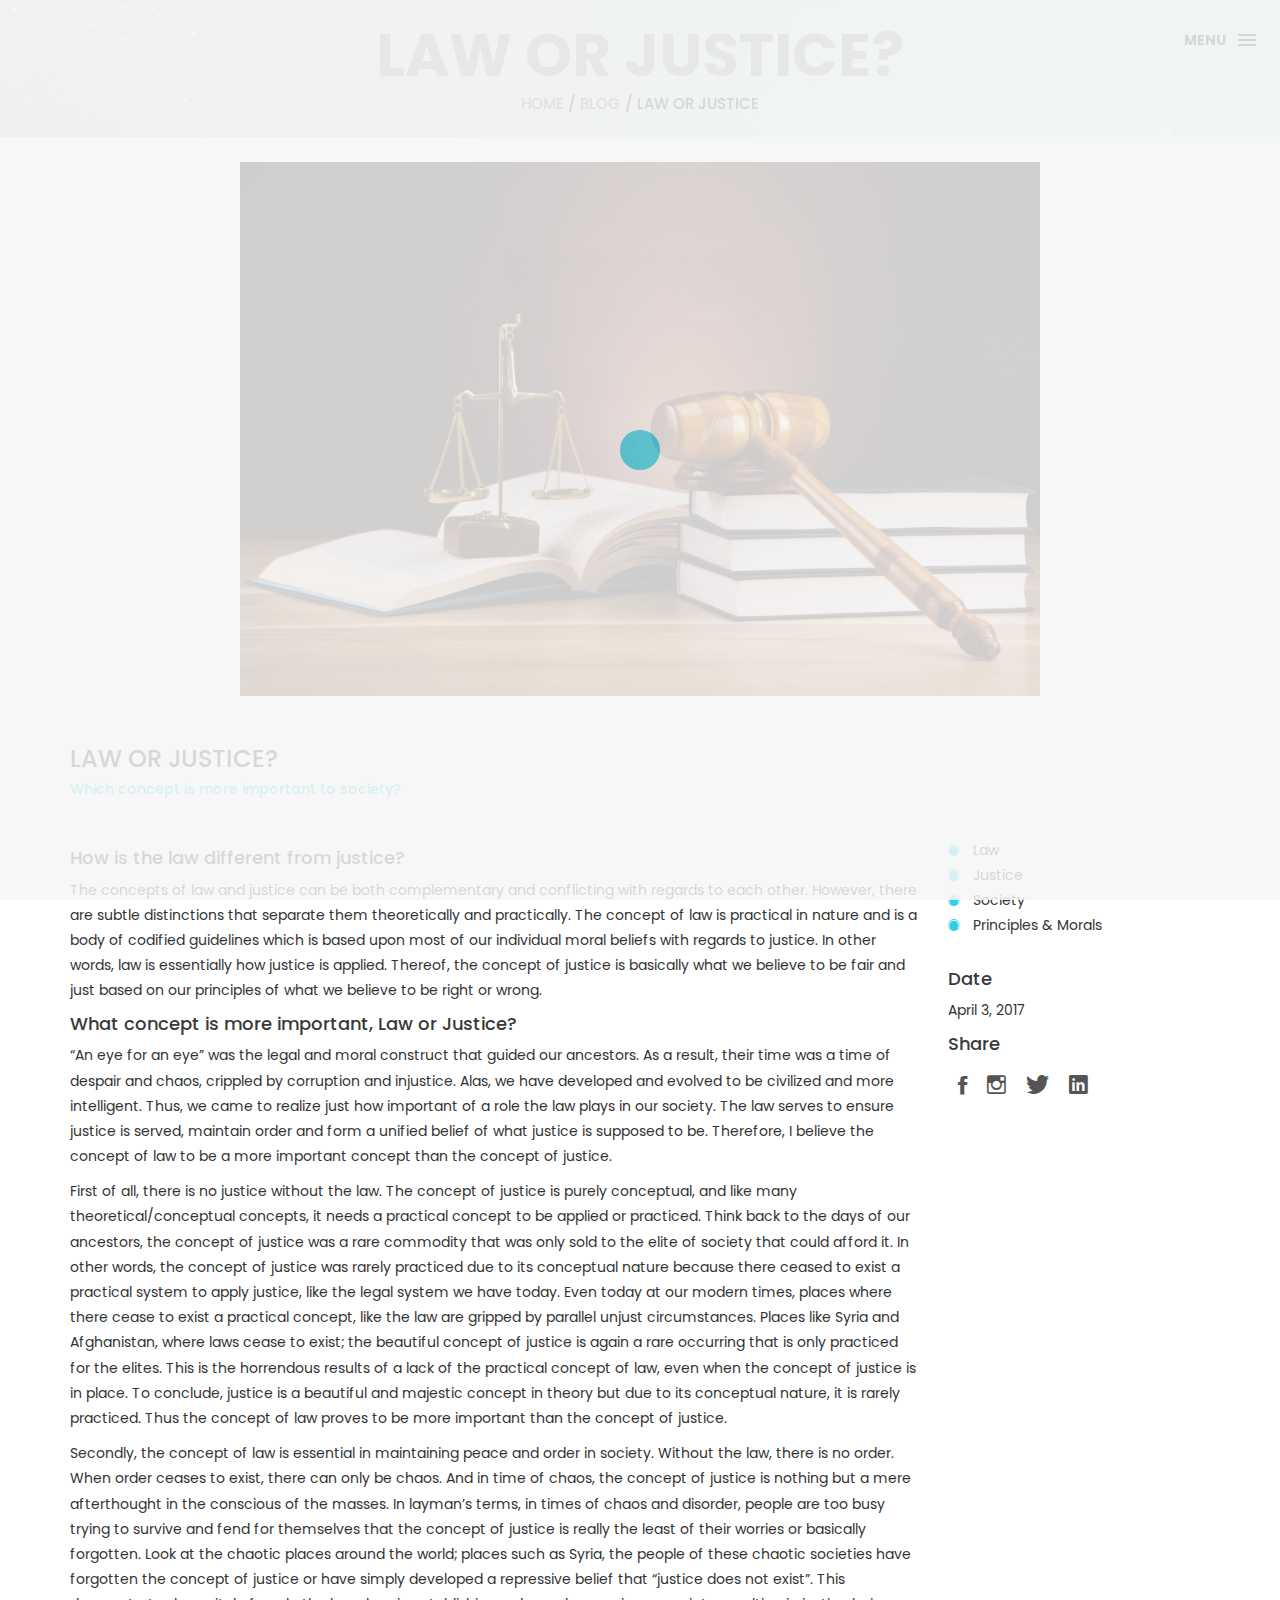
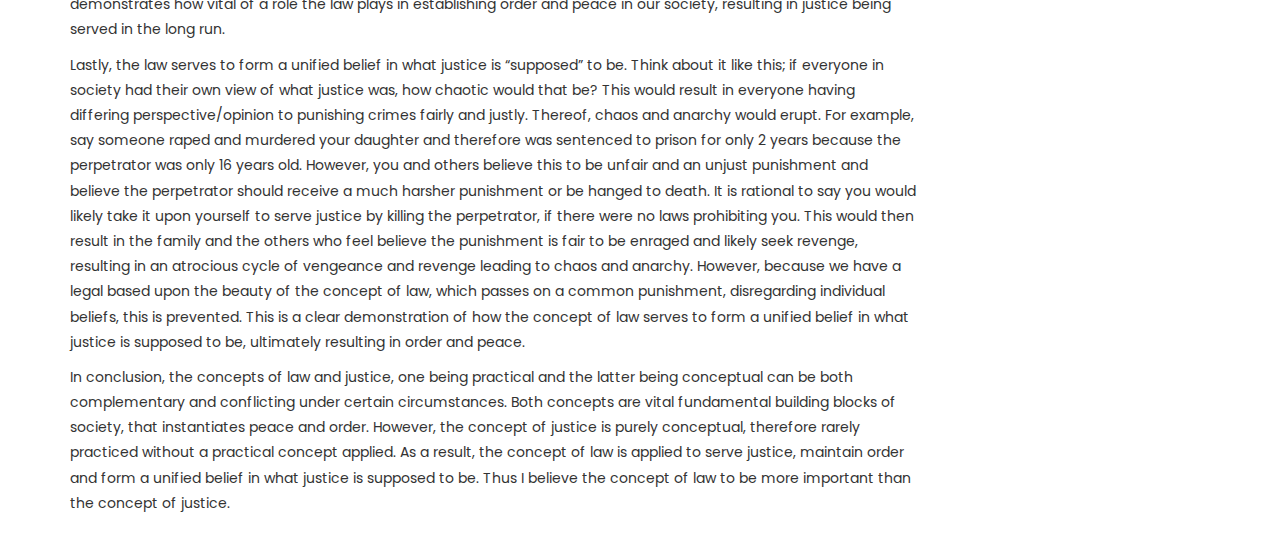
<file: law.html>
<!DOCTYPE html>
<html lang="en">

<head>
    <!-- Global site tag (gtag.js) - Google Analytics -->
    <script async src="https://www.googletagmanager.com/gtag/js?id=UA-81413705-2"></script>
    <script>
        window.dataLayer = window.dataLayer || [];
        function gtag(){dataLayer.push(arguments);}
        gtag('js', new Date());

        gtag('config', 'UA-81413705-2');
    </script>
    <meta charset="utf-8">
    <meta http-equiv="X-UA-Compatible" content="IE=edge">
    <meta name="viewport" content="width=device-width, initial-scale=1">
    <title>MP - Law or Justice</title>
    <link rel="icon" href="img/fav.png" type="image/x-icon">
    <link href="css/bootstrap.min.css" rel="stylesheet">
    <link href="ionicons/css/ionicons.min.css" rel="stylesheet">
    <link href="css/style.css" rel="stylesheet">
    <script src="js/modernizr.js"></script>

    <!--[if lt IE 9]>
      <script src="https://oss.maxcdn.com/html5shiv/3.7.2/html5shiv.min.js"></script>
      <script src="https://oss.maxcdn.com/respond/1.4.2/respond.min.js"></script>
    <![endif]-->
</head>

<body>

    <!-- Preloader -->
    <div id="preloader">
        <div class="pre-container">
            <div class="spinner">
                <div class="double-bounce1"></div>
                <div class="double-bounce2"></div>
            </div>
        </div>
    </div>
    <!-- end Preloader -->

    <div class="container-fluid">
        <!-- box-header -->
        <header class="box-header">
            <a class="box-primary-nav-trigger" href="#0">
                <span class="box-menu-text">Menu</span><span class="box-menu-icon"></span>
            </a>
        </header>
        <!-- end box-header -->
        <nav>
            <ul class="box-primary-nav">
                <li class="box-label">Menu</li>
                <li><a href="index.html">Intro</a></li>
                <li><a href="about.html">About me</a></li>
                <li><a href="blog.html">Blog</a><i class="ion-ios-circle-filled color"></i></li>
                <li><a href="contact.html">Contact Me</a></li>
                
				<li class="box-label">Follow me</li>
                <li class="box-social"><a href="#0"><i class="ion-social-facebook"></i></a></li>
                <li class="box-social"><a href="#0"><i class="ion-social-twitter"></i></a></li>
                <li class="box-social"><a href="https://www.linkedin.com/in/pmoe7/" target="_blank"><i class="ion-social-linkedin"></i></a></li>
                <li class="box-social"><a href="https://github.com/pmoe7" target="_blank"><i class="ion-social-github"></i></a></li>

                <li class="box-label"><a class="btn btn-1" href="resume.html" target="_blankk">Resume</a></li>
            </ul>
        </nav>
    </div>
    <!-- top-bar -->
    <div class="top-bar">
        <h1>Law or Justice?</h1>
        <p><a href="#">Home</a> / <a href="blog.html">Blog</a> / Law or Justice</p>
    </div>
    <!-- end top-bar -->
    
    <!-- main-container -->
    <div class="container main-container">
        <div class="col-md-12">
            <center><img src="img/justice.jpg" alt="" class="img-responsive"/></center>
            <div class="h-30"></div>
        </div>

        <div class="col-md-12">
            <h3 class="text-uppercase">Law or Justice?</h3>
            <h5>Which concept is more important to society?</h5>
            <div class="h-30"></div>
        </div>

        <div class="col-md-9">
			<h4>How is the law different from justice?</h4>
            <p>The concepts of law and justice can be both complementary and conflicting with regards to each other. However, there are subtle distinctions that separate them theoretically and practically. The concept of law is practical in nature and is a body of codified guidelines which is based upon most of our individual moral beliefs with regards to justice. In other words, law is essentially how justice is applied. Thereof, the concept of justice is basically what we believe to be fair and just based on our principles of what we believe to be right or wrong.</p>
			<h4>What concept is more important, Law or Justice?</h4>
            <p>“An eye for an eye” was the legal and moral construct that guided our ancestors. As a result, their time was a time of despair and chaos, crippled by corruption and injustice. Alas, we have developed and evolved to be civilized and more intelligent. Thus, we came to realize just how important of a role the law plays in our society. The law serves to ensure justice is served, maintain order and form a unified belief of what justice is supposed to be. Therefore, I believe the concept of law to be a more important concept than the concept of justice.</p>
			
			<p>First of all, there is no justice without the law. The concept of justice is purely conceptual, and like many theoretical/conceptual concepts, it needs a practical concept to be applied or practiced. Think back to the days of our ancestors, the concept of justice was a rare commodity that was only sold to the elite of society that could afford it. In other words, the concept of justice was rarely practiced due to its conceptual nature because there ceased to exist a practical system to apply justice, like the legal system we have today. Even today at our modern times, places where there cease to exist a practical concept, like the law are gripped by parallel unjust circumstances. Places like Syria and Afghanistan, where laws cease to exist; the beautiful concept of justice is again a rare occurring that is only practiced for the elites.  This is the horrendous results of a lack of the practical concept of law, even when the concept of justice is in place. To conclude, justice is a beautiful and majestic concept in theory but due to its conceptual nature, it is rarely practiced. Thus the concept of law proves to be more important than the concept of justice. </p>
			
			<p>Secondly, the concept of law is essential in maintaining peace and order in society. Without the law, there is no order. When order ceases to exist, there can only be chaos. And in time of chaos, the concept of justice is nothing but a mere afterthought in the conscious of the masses. In layman’s terms, in times of chaos and disorder, people are too busy trying to survive and fend for themselves that the concept of justice is really the least of their worries or basically forgotten. Look at the chaotic places around the world; places such as Syria, the people of these chaotic societies have forgotten the concept of justice or have simply developed a repressive belief that “justice does not exist”. This demonstrates how vital of a role the law plays in establishing order and peace in our society, resulting in justice being served in the long run. </p>
			
			<p>Lastly, the law serves to form a unified belief in what justice is “supposed” to be.  Think about it like this; if everyone in society had their own view of what justice was, how chaotic would that be? This would result in everyone having differing perspective/opinion to punishing crimes fairly and justly. Thereof, chaos and anarchy would erupt. For example, say someone raped and murdered your daughter and therefore was sentenced to prison for only 2 years because the perpetrator was only 16 years old. However, you and others believe this to be unfair and an unjust punishment and believe the perpetrator should receive a much harsher punishment or be hanged to death. It is rational to say you would likely take it upon yourself to serve justice by killing the perpetrator, if there were no laws prohibiting you. This would then result in the family and the others who feel believe the punishment is fair to be enraged and likely seek revenge, resulting in an atrocious cycle of vengeance and revenge leading to chaos and anarchy. However, because we have a legal based upon the beauty of the concept of law, which passes on a common punishment, disregarding individual beliefs, this is prevented. This is a clear demonstration of how the concept of law serves to form a unified belief in what justice is supposed to be, ultimately resulting in order and peace.</p>
			
			<p>In conclusion, the concepts of law and justice, one being practical and the latter being conceptual can be both complementary and conflicting under certain circumstances. Both concepts are vital fundamental building blocks of society, that instantiates peace and order. However, the concept of justice is purely conceptual, therefore rarely practiced without a practical concept applied. As a result, the concept of law is applied to serve justice, maintain order and form a unified belief in what justice is supposed to be. Thus I believe the concept of law to be more important than the concept of justice.</p>
        </div>

        <div class="col-md-3">
            <ul class="cat-ul">
                <li><i class="ion-ios-circle-filled"></i> Law</li>
                <li><i class="ion-ios-circle-filled"></i> Justice</li>
                <li><i class="ion-ios-circle-filled"></i> Society</li>
                <li><i class="ion-ios-circle-filled"></i> Principles & Morals</li>
            </ul>
            <div class="h-10"></div>
            <h4>Date</h4> April 3, 2017
            <h4>Share</h4>
            <ul class="social-ul">
                <li class="box-social"><a href="#0"><i class="ion-social-facebook"></i></a></li>
                <li class="box-social"><a href="#0"><i class="ion-social-instagram-outline"></i></a></li>
                <li class="box-social"><a href="#0"><i class="ion-social-twitter"></i></a></li>
                <li class="box-social"><a href="#0"><i class="ion-social-linkedin"></i></a></li>
            </ul>
        </div>
    </div>
    <!-- end main-container -->
    
    <!-- back to top -->
    <a href="#0" class="cd-top"><i class="ion-android-arrow-up"></i></a>
    <!-- end back to top -->




    <!-- jQuery -->
    <script src="js/jquery-2.1.1.js"></script>
    <!--  plugins -->
    <script src="js/bootstrap.min.js"></script>
    <script src="js/menu.js"></script>
    <script src="js/animated-headline.js"></script>
    <script src="js/isotope.pkgd.min.js"></script>


    <!--  custom script -->
    <script src="js/custom.js"></script>

</body>

</html>
</file>
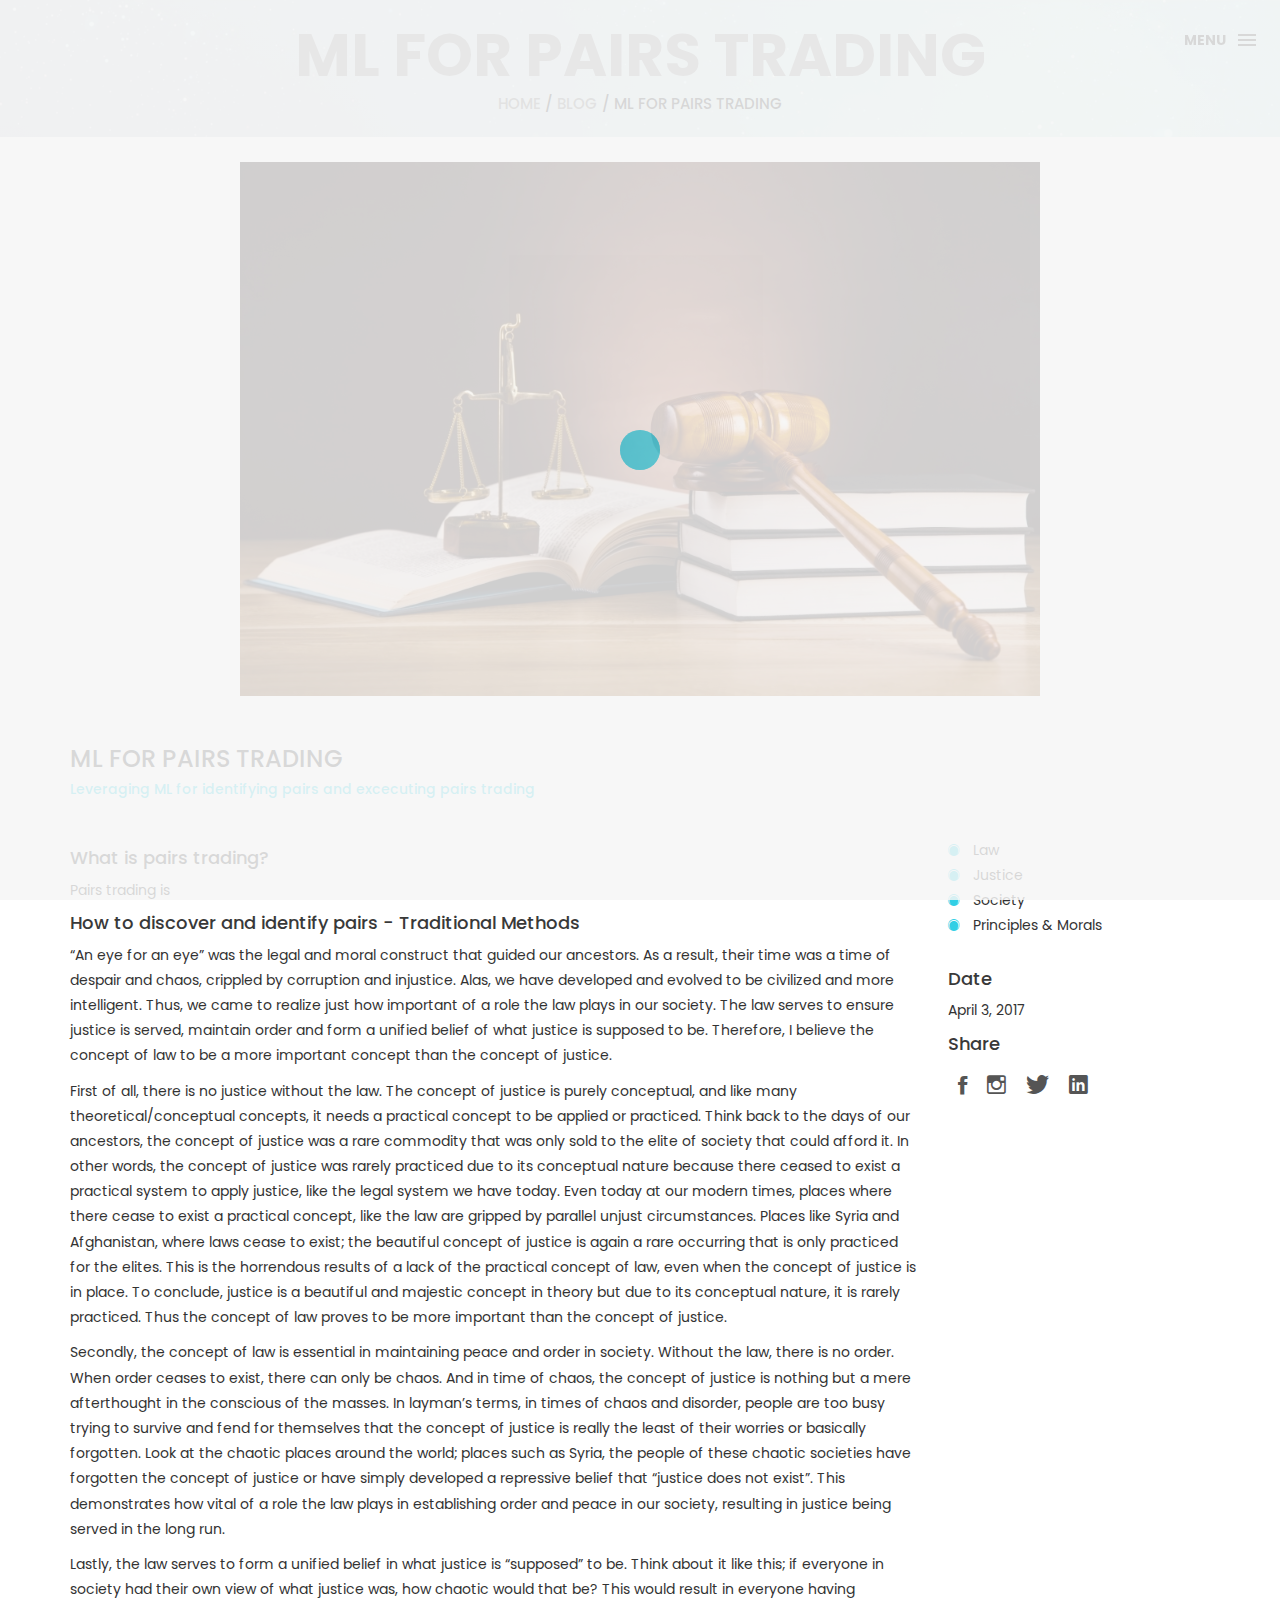
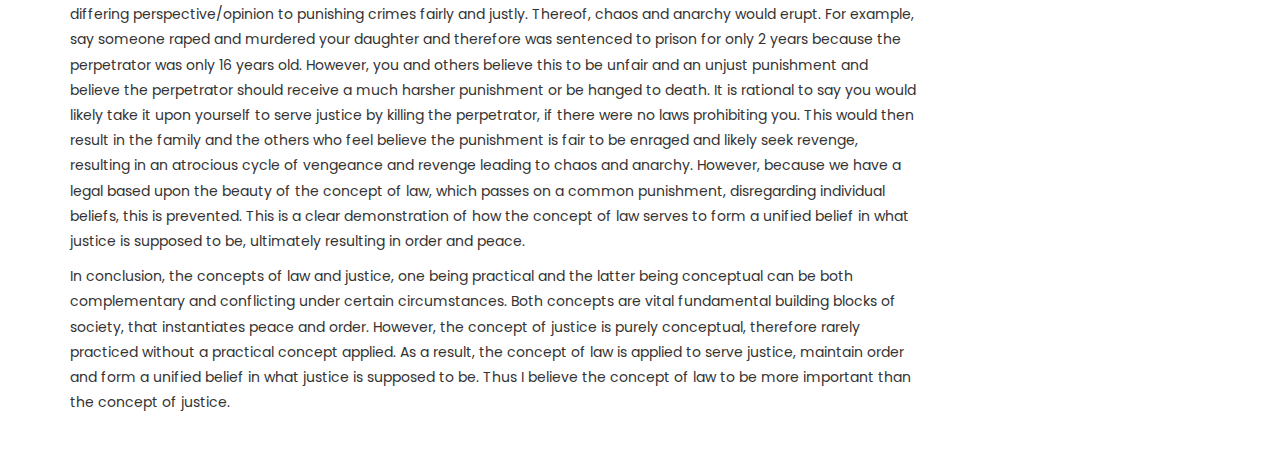
<file: pairs.html>
<!DOCTYPE html>
<html lang="en">

<head>
    <!-- Global site tag (gtag.js) - Google Analytics -->
    <script async src="https://www.googletagmanager.com/gtag/js?id=UA-81413705-2"></script>
    <script>
        window.dataLayer = window.dataLayer || [];
        function gtag(){dataLayer.push(arguments);}
        gtag('js', new Date());

        gtag('config', 'UA-81413705-2');
    </script>
    <meta charset="utf-8">
    <meta http-equiv="X-UA-Compatible" content="IE=edge">
    <meta name="viewport" content="width=device-width, initial-scale=1">
    <title>PM - ML for Pairs Trading</title>
    <link rel="icon" href="img/fav.png" type="image/x-icon">
    <link href="css/bootstrap.min.css" rel="stylesheet">
    <link href="ionicons/css/ionicons.min.css" rel="stylesheet">
    <link href="css/style.css" rel="stylesheet">
    <script src="js/modernizr.js"></script>

    <!--[if lt IE 9]>
      <script src="https://oss.maxcdn.com/html5shiv/3.7.2/html5shiv.min.js"></script>
      <script src="https://oss.maxcdn.com/respond/1.4.2/respond.min.js"></script>
    <![endif]-->
</head>

<body>

    <!-- Preloader -->
    <div id="preloader">
        <div class="pre-container">
            <div class="spinner">
                <div class="double-bounce1"></div>
                <div class="double-bounce2"></div>
            </div>
        </div>
    </div>
    <!-- end Preloader -->

    <div class="container-fluid">
        <!-- box-header -->
        <header class="box-header">
            <a class="box-primary-nav-trigger" href="#0">
                <span class="box-menu-text">Menu</span><span class="box-menu-icon"></span>
            </a>
        </header>
        <!-- end box-header -->
        <nav>
            <ul class="box-primary-nav">
                <li class="box-label">Menu</li>
                <li><a href="index.html">Intro</a></li>
                <li><a href="about.html">About me</a></li>
                <li><a href="blog.html">Blog</a><i class="ion-ios-circle-filled color"></i></li>
                <li><a href="contact.html">Contact Me</a></li>
                
				<li class="box-label">Follow me</li>
                <li class="box-social"><a href="#0"><i class="ion-social-facebook"></i></a></li>
                <li class="box-social"><a href="#0"><i class="ion-social-twitter"></i></a></li>
                <li class="box-social"><a href="https://www.linkedin.com/in/pmoe7/" target="_blank"><i class="ion-social-linkedin"></i></a></li>
                <li class="box-social"><a href="https://github.com/pmoe7" target="_blank"><i class="ion-social-github"></i></a></li>

                <li class="box-label"><a class="btn btn-1" href="resume.html" target="_blankk">Resume</a></li>
            </ul>
        </nav>
    </div>
    <!-- top-bar -->
    <div class="top-bar">
        <h1>ML for Pairs Trading</h1>
        <p><a href="#">Home</a> / <a href="blog.html">Blog</a> / ML for Pairs Trading</p>
    </div>
    <!-- end top-bar -->
    
    <!-- main-container -->
    <div class="container main-container">
        <div class="col-md-12">
            <center><img src="img/justice.jpg" alt="" class="img-responsive"/></center>
            <div class="h-30"></div>
        </div>

        <div class="col-md-12">
            <h3 class="text-uppercase">ML for Pairs Trading</h3>
            <h5>Leveraging ML for identifying pairs and excecuting pairs trading</h5>
            <div class="h-30"></div>
        </div>

        <div class="col-md-9">
			<h4>What is pairs trading?</h4>
            <p>
                Pairs trading is 
            </p>
			<h4>How to discover and identify pairs - Traditional Methods</h4>
            <p>
                “An eye for an eye” was the legal and moral construct that guided our ancestors. 
                As a result, their time was a time of despair and chaos, crippled by corruption and injustice. 
                Alas, we have developed and evolved to be civilized and more intelligent. 
                Thus, we came to realize just how important of a role the law plays in our society. 
                The law serves to ensure justice is served, maintain order and form a unified belief of what justice is supposed to be. 
                Therefore, I believe the concept of law to be a more important concept than the concept of justice.
            </p>
			
			<p>
                First of all, there is no justice without the law. 
                The concept of justice is purely conceptual, and like many theoretical/conceptual concepts, it needs a practical concept to be applied or practiced. 
                Think back to the days of our ancestors, the concept of justice was a rare commodity that was only sold to the elite of society that could afford it. 
                In other words, the concept of justice was rarely practiced due to its conceptual nature because there ceased to exist a practical system to apply justice, like the legal system we have today. 
                Even today at our modern times, places where there cease to exist a practical concept, like the law are gripped by parallel unjust circumstances. 
                Places like Syria and Afghanistan, where laws cease to exist; the beautiful concept of justice is again a rare occurring that is only practiced for the elites. 
                This is the horrendous results of a lack of the practical concept of law, even when the concept of justice is in place. 
                To conclude, justice is a beautiful and majestic concept in theory but due to its conceptual nature, it is rarely practiced. 
                Thus the concept of law proves to be more important than the concept of justice. 
            </p>
			
			<p>Secondly, the concept of law is essential in maintaining peace and order in society. Without the law, there is no order. When order ceases to exist, there can only be chaos. And in time of chaos, the concept of justice is nothing but a mere afterthought in the conscious of the masses. In layman’s terms, in times of chaos and disorder, people are too busy trying to survive and fend for themselves that the concept of justice is really the least of their worries or basically forgotten. Look at the chaotic places around the world; places such as Syria, the people of these chaotic societies have forgotten the concept of justice or have simply developed a repressive belief that “justice does not exist”. This demonstrates how vital of a role the law plays in establishing order and peace in our society, resulting in justice being served in the long run. </p>
			
			<p>Lastly, the law serves to form a unified belief in what justice is “supposed” to be.  Think about it like this; if everyone in society had their own view of what justice was, how chaotic would that be? This would result in everyone having differing perspective/opinion to punishing crimes fairly and justly. Thereof, chaos and anarchy would erupt. For example, say someone raped and murdered your daughter and therefore was sentenced to prison for only 2 years because the perpetrator was only 16 years old. However, you and others believe this to be unfair and an unjust punishment and believe the perpetrator should receive a much harsher punishment or be hanged to death. It is rational to say you would likely take it upon yourself to serve justice by killing the perpetrator, if there were no laws prohibiting you. This would then result in the family and the others who feel believe the punishment is fair to be enraged and likely seek revenge, resulting in an atrocious cycle of vengeance and revenge leading to chaos and anarchy. However, because we have a legal based upon the beauty of the concept of law, which passes on a common punishment, disregarding individual beliefs, this is prevented. This is a clear demonstration of how the concept of law serves to form a unified belief in what justice is supposed to be, ultimately resulting in order and peace.</p>
			
			<p>In conclusion, the concepts of law and justice, one being practical and the latter being conceptual can be both complementary and conflicting under certain circumstances. Both concepts are vital fundamental building blocks of society, that instantiates peace and order. However, the concept of justice is purely conceptual, therefore rarely practiced without a practical concept applied. As a result, the concept of law is applied to serve justice, maintain order and form a unified belief in what justice is supposed to be. Thus I believe the concept of law to be more important than the concept of justice.</p>
        </div>

        <div class="col-md-3">
            <ul class="cat-ul">
                <li><i class="ion-ios-circle-filled"></i> Law</li>
                <li><i class="ion-ios-circle-filled"></i> Justice</li>
                <li><i class="ion-ios-circle-filled"></i> Society</li>
                <li><i class="ion-ios-circle-filled"></i> Principles & Morals</li>
            </ul>
            <div class="h-10"></div>
            <h4>Date</h4> April 3, 2017
            <h4>Share</h4>
            <ul class="social-ul">
                <li class="box-social"><a href="#0"><i class="ion-social-facebook"></i></a></li>
                <li class="box-social"><a href="#0"><i class="ion-social-instagram-outline"></i></a></li>
                <li class="box-social"><a href="#0"><i class="ion-social-twitter"></i></a></li>
                <li class="box-social"><a href="#0"><i class="ion-social-linkedin"></i></a></li>
            </ul>
        </div>
    </div>
    <!-- end main-container -->
    
    <!-- back to top -->
    <a href="#0" class="cd-top"><i class="ion-android-arrow-up"></i></a>
    <!-- end back to top -->




    <!-- jQuery -->
    <script src="js/jquery-2.1.1.js"></script>
    <!--  plugins -->
    <script src="js/bootstrap.min.js"></script>
    <script src="js/menu.js"></script>
    <script src="js/animated-headline.js"></script>
    <script src="js/isotope.pkgd.min.js"></script>


    <!--  custom script -->
    <script src="js/custom.js"></script>

</body>

</html>
</file>
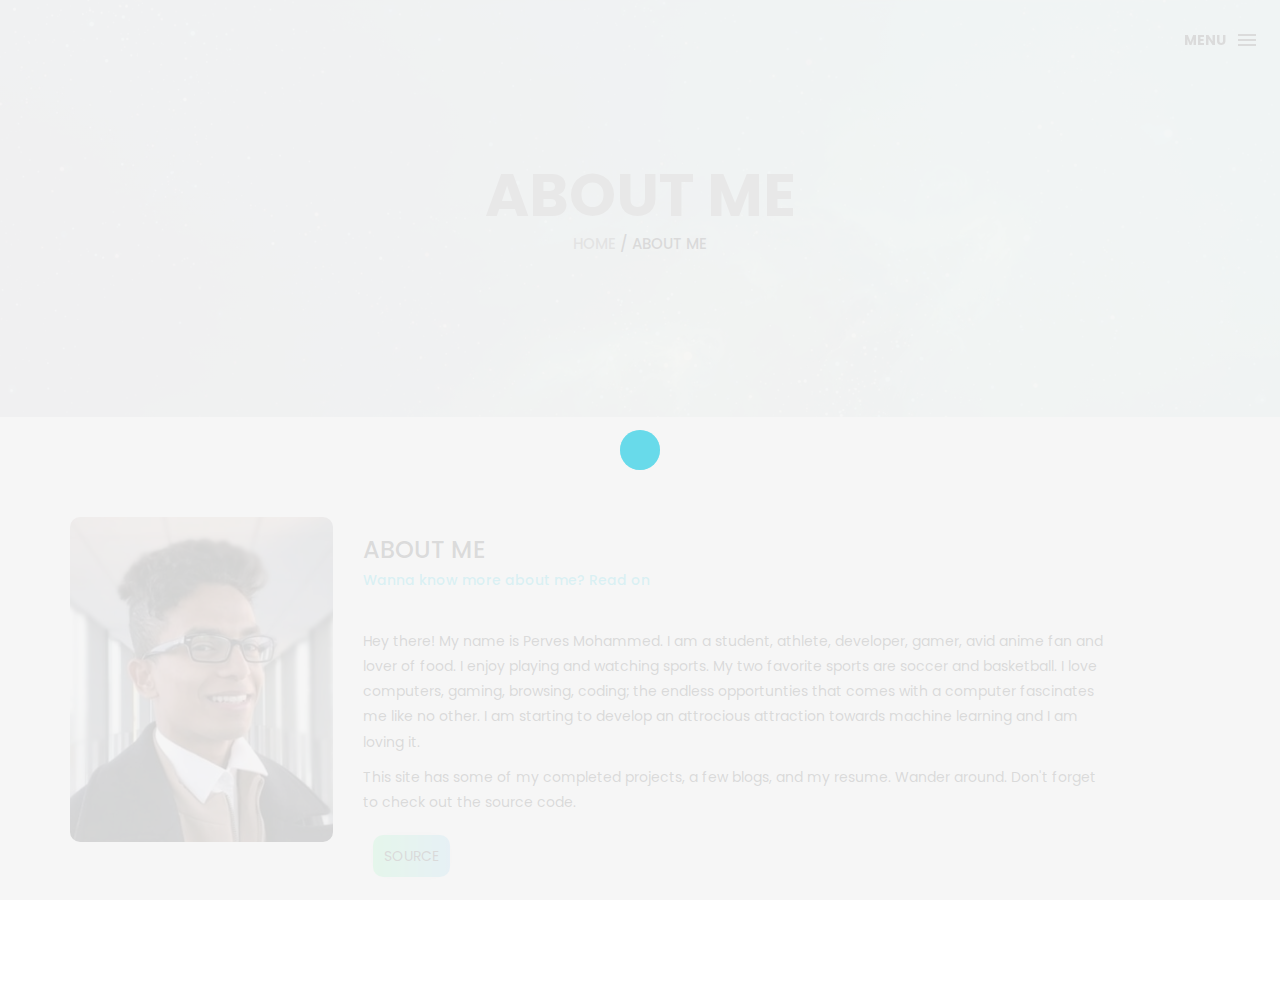
<file: pmoe7/about.html>
<!DOCTYPE html>
<html lang="en">

<head>
    <!-- Global site tag (gtag.js) - Google Analytics -->
    <script async src="https://www.googletagmanager.com/gtag/js?id=UA-81413705-2"></script>
    <script>
        window.dataLayer = window.dataLayer || [];
        function gtag(){dataLayer.push(arguments);}
        gtag('js', new Date());

        gtag('config', 'UA-81413705-2');
    </script>
    <meta charset="utf-8">
    <meta http-equiv="X-UA-Compatible" content="IE=edge">
    <meta name="viewport" content="width=device-width, initial-scale=1">
    <title>PM - About</title>
    <link rel="icon" href="img/fav.png" type="image/x-icon">
    <link href="css/bootstrap.min.css" rel="stylesheet">
    <link href="ionicons/css/ionicons.min.css" rel="stylesheet">
    <link href="css/style.css" rel="stylesheet">
    <script src="js/modernizr.js"></script>

    <!--[if lt IE 9]>
      <script src="https://oss.maxcdn.com/html5shiv/3.7.2/html5shiv.min.js"></script>
      <script src="https://oss.maxcdn.com/respond/1.4.2/respond.min.js"></script>
    <![endif]-->
</head>

<body>
    <!-- Preloader -->
    <div id="preloader">
        <div class="pre-container">
            <div class="spinner">
                <div class="double-bounce1"></div>
                <div class="double-bounce2"></div>
            </div>
        </div>
    </div>
    <!-- end Preloader -->

    <div class="container-fluid"> 
       <!-- box-header -->
        <header class="box-header">
            <a class="box-primary-nav-trigger" href="#0">
                <span class="box-menu-text">Menu</span><span class="box-menu-icon"></span>
            </a>
        </header>
        <!-- end box-header -->
        
        <!-- nav -->
        <nav>
            <ul class="box-primary-nav">
                <li class="box-label">Menu</li>
                <li><a href="index.html">Intro</a></li>
                <li><a href="about.html">About me</a> <i class="ion-ios-circle-filled color"></i></li>
                <li><a href="blog.html">Blog</a></li>
                <li><a href="contact.html">Contact Me</a></li>
                
                <li class="box-label">Follow me</li>
                <li class="box-social"><a href="#0"><i class="ion-social-facebook"></i></a></li>
                <li class="box-social"><a href="#0"><i class="ion-social-twitter"></i></a></li>
                <li class="box-social"><a href="https://www.linkedin.com/in/pmoe7/" target="_blank"><i class="ion-social-linkedin"></i></a></li>
                <li class="box-social"><a href="https://github.com/pmoe7" target="_blank"><i class="ion-social-github"></i></a></li>

                <li class="box-label"><a class="btn btn-1" href="Mohammed Perves - Resume.pdf" target="_blankk">Resume</a></li>
            </ul>
        </nav>
        <!-- end nav -->  
    </div>
    
    <!-- Top bar -->
    <div class="top-bar">
        <h1>About Me</h1>
        <p><a href="index.html">Home</a> / About me</p>
    </div>
    <!-- end Top bar -->
    
    <!-- Main container -->
    <div class="container main-container clearfix"> 
        <div class="col-md-3">
            <a href="img/me.jpg" target="_blank"><div class="img-responsive img-rnd profile-pic" alt="me" /></div></a>
        </div>
        <div class="col-md-8">
           <h3 class="uppercase">About Me </h3>
           <h5>Wanna know more about me? Read on</h5>
           <div class="h-30"></div>
            <p>
			Hey there! My name is Perves Mohammed. I am a student, athlete, developer, gamer, avid anime fan and lover of food. I enjoy playing and watching sports. My two favorite sports are soccer and basketball. I love computers, gaming, browsing, coding; the endless opportunties that comes with a computer fascinates me like no other. I am starting to develop an attrocious attraction towards machine learning and I am loving it.
			</p>

            <p>This site has some of my completed projects, a few blogs, and my resume. Wander around. Don't forget to check out the source code.</p>
            <a class="btn btn-3" href="https://github.com/pmuhamed1/pmuhamed1.github.io" target="_blank">Source</a>
            <div class="h-10"></div>
        </div>
    </div>
    <!-- end Main container -->
    <!-- back to top -->
    <a href="#0" class="cd-top"><i class="ion-android-arrow-up"></i></a>
    <!-- end back to top -->


    <script src="js/jquery-2.1.1.js"></script>
    <script src="js/bootstrap.min.js"></script>
    <script src="js/menu.js"></script>
    <script src="js/animated-headline.js"></script>
    <script src="js/isotope.pkgd.min.js"></script>
    <script src="js/custom.js"></script>
	
</body>
</html>
</file>
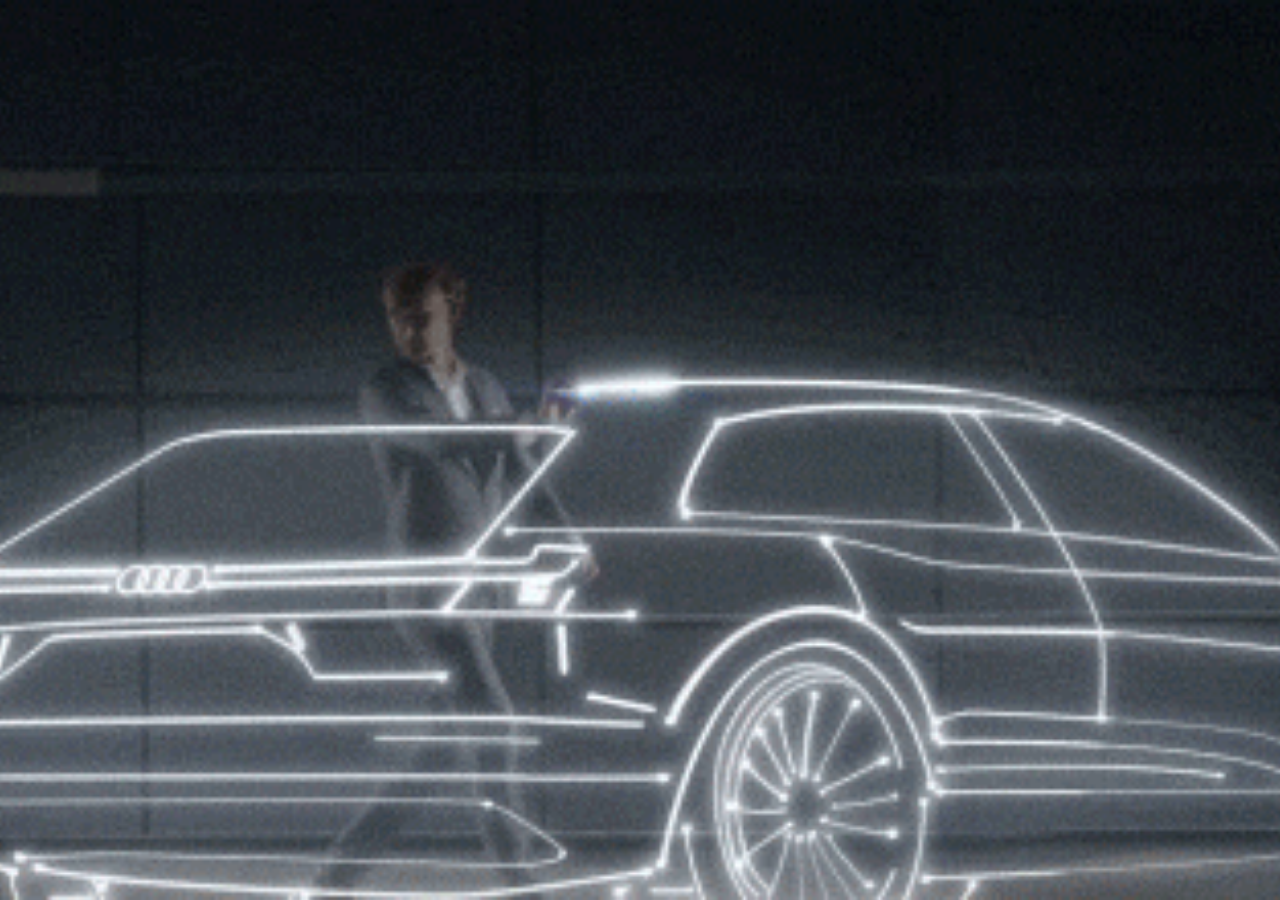
<file: pmoe7/audi.html>
<!DOCTYPE html>
<html>
<head>
<meta name="viewport" content="width=device-width, initial-scale=1">
<style>
body, html {
  height: 100%;
  margin: 0;
}

.bg {
  /* The image used */
  background-image: url("Audi.gif");

  /* Full height */
  height: 100%; 

  /* Center and scale the image nicely */
  background-position: center;
  background-repeat: no-repeat;
  background-size: cover;
}
</style>
</head>
<body>

<div class="bg"></div>

</body>
</html>
</file>
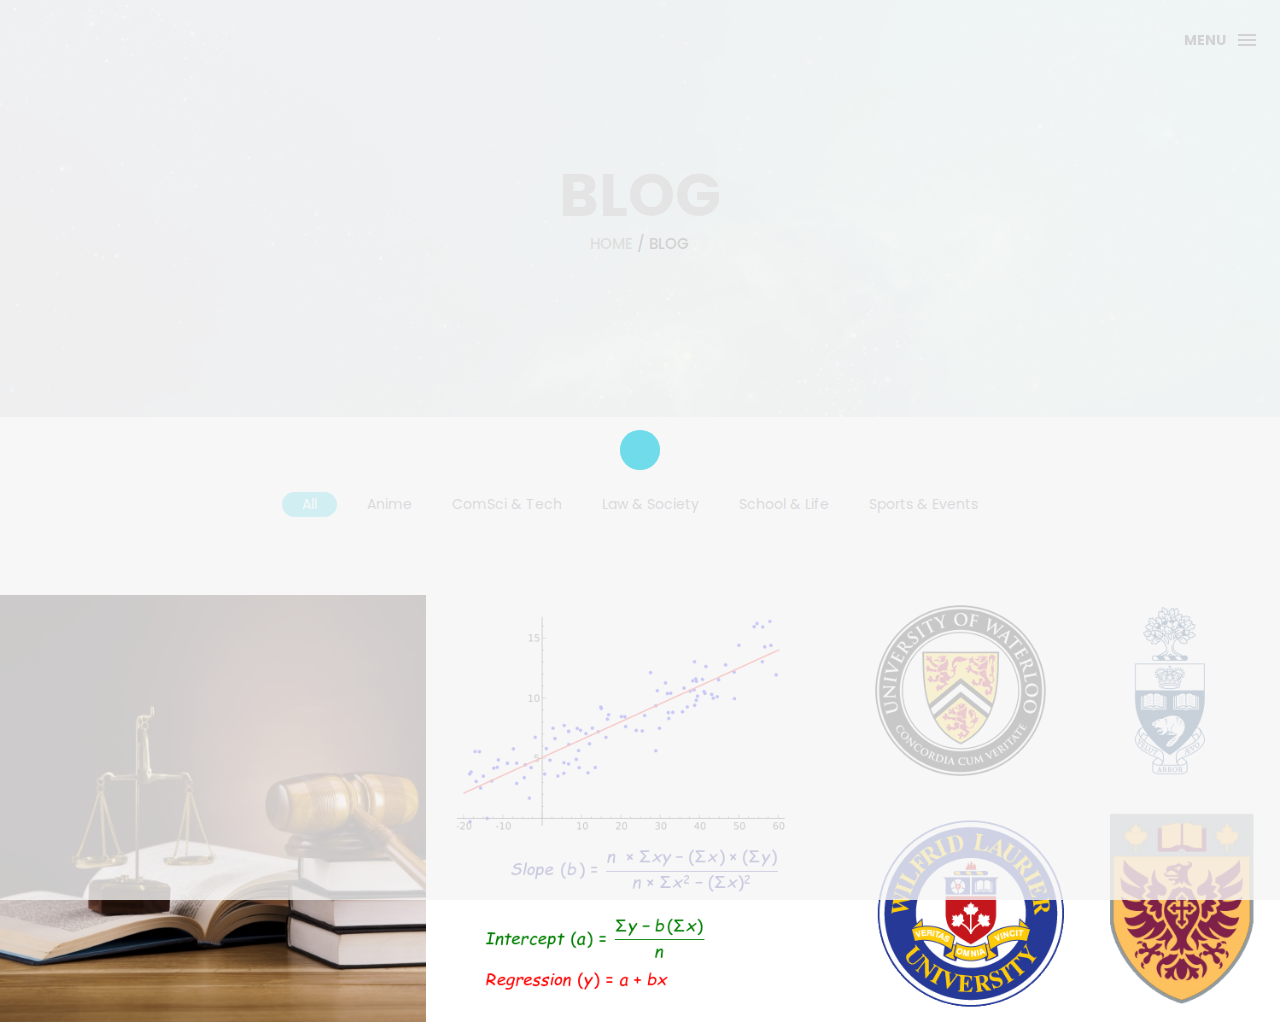
<file: pmoe7/blog.html>
<!DOCTYPE html>
<html lang="en">

<head>
    <!-- Global site tag (gtag.js) - Google Analytics -->
    <script async src="https://www.googletagmanager.com/gtag/js?id=UA-81413705-2"></script>
    <script>
        window.dataLayer = window.dataLayer || [];
        function gtag(){dataLayer.push(arguments);}
        gtag('js', new Date());

        gtag('config', 'UA-81413705-2');
    </script>
    <meta charset="utf-8">
    <meta http-equiv="X-UA-Compatible" content="IE=edge">
    <meta name="viewport" content="width=device-width, initial-scale=1">
    <title>PM - Blog</title>
    <link rel="icon" href="img/fav.png" type="image/x-icon">
    <link href="css/bootstrap.min.css" rel="stylesheet">
    <link href="ionicons/css/ionicons.min.css" rel="stylesheet">
    <link href="css/style.css" rel="stylesheet">
    <script src="js/modernizr.js"></script>

    <!--[if lt IE 9]>
      <script src="https://oss.maxcdn.com/html5shiv/3.7.2/html5shiv.min.js"></script>
      <script src="https://oss.maxcdn.com/respond/1.4.2/respond.min.js"></script>
    <![endif]-->
</head>

<body>

    <!-- Preloader -->
    <div id="preloader">
        <div class="pre-container">
            <div class="spinner">
                <div class="double-bounce1"></div>
                <div class="double-bounce2"></div>
            </div>
        </div>
    </div>
    <!-- end Preloader -->

    <div class="container-fluid">
        <!-- box-header -->
        <header class="box-header">
            <a class="box-primary-nav-trigger" href="#0">
                <span class="box-menu-text">Menu</span><span class="box-menu-icon"></span>
            </a>
        </header>
        <!-- end box-header -->
        <nav>
            <ul class="box-primary-nav">
                <li class="box-label">Menu</li>
                <li><a href="index.html">Intro</a></li>
                <li><a href="about.html">About me</a></li>
                <li><a href="blog.html">Blog</a><i class="ion-ios-circle-filled color"></i></li>
                <li><a href="contact.html">Contact Me</a></li>
                
                <li class="box-label">Follow me</li>
                <li class="box-social"><a href="#0"><i class="ion-social-facebook"></i></a></li>
                <li class="box-social"><a href="#0"><i class="ion-social-twitter"></i></a></li>
                <li class="box-social"><a href="https://www.linkedin.com/in/pmoe7/" target="_blank"><i class="ion-social-linkedin"></i></a></li>
                <li class="box-social"><a href="https://github.com/pmoe7" target="_blank"><i class="ion-social-github"></i></a></li>

                <li class="box-label"><a class="btn btn-1" href="Mohammed Perves - Resume.pdf" target="_blankk">Resume</a></li>
            </ul>
        </nav>
    </div>

    <!-- top bar -->
    <div class="top-bar">
        <h1>Blog</h1>
        <p><a href="index.html">Home</a> / Blog</p>
    </div>
    <!-- end top bar -->

    <!-- main container -->
    <div class="main-container portfolio-inner clearfix">
        <!-- portfolio div -->
        <div class="portfolio-div">
            <div class="portfolio">
                <!-- portfolio_filter -->
                <div class="categories-grid wow fadeInLeft">
                    <nav class="categories text-center">
                        <ul class="portfolio_filter">
                            <li><a href="" class="active" data-filter="*">All</a></li>
                            <li><a href="" data-filter=".anime">Anime</a></li>
                            <li><a href="" data-filter=".cs">ComSci & Tech</a></li>
                            <li><a href="" data-filter=".law">Law & Society</a></li>
                            <li><a href="" data-filter=".school">School & Life</a></li>
                            <li><a href="" data-filter=".sports">Sports & Events</a></li>
                        </ul>
                    </nav>
                </div>
                <!-- portfolio_filter -->

                <!-- portfolio_container -->
                <div class="no-padding portfolio_container clearfix">
                    <!-- single work -->
                    <div class="col-md-4 col-sm-6  law">
                        <a href="law.html" class="portfolio_item">
                            <img src="img/law.png" alt="law or justice" class="img-responsive" />
                            <div class="portfolio_item_hover">
                                <div class="portfolio-border clearfix">
                                    <div class="item_info">
                                        <span>Law or Justice?</span>
                                        <em>Law & Society</em>
                                    </div>
                                </div>
                            </div>
                        </a>
                    </div>
                    <!-- end single work -->

                    <!-- single work -->
                    <div class="col-md-4 col-sm-6 cs">
                        <a href="lr.html" class="portfolio_item">
                            <img src="img/500-lr.png" alt="image" class="img-responsive" />
                            <div class="portfolio_item_hover">
                                <div class="portfolio-border clearfix">
                                    <div class="item_info">
                                        <span>Linear Regression</span>
                                        <em>ComSci & Tech</em>
                                    </div>
                                </div>
                            </div>
                        </a>
                    </div>
                    <!-- end single work -->

                    <!-- single work -->
                    <div class="col-md-4 col-sm-12 school">
                        <a href="uni.html" class="portfolio_item">
                            <img src="img/unis.png" alt="image" class="img-responsive" />
                            <div class="portfolio_item_hover">
                                <div class="portfolio-border clearfix">
                                    <div class="item_info">
                                        <span>University Applications</span>
                                        <em>School & Life</em>
                                    </div>
                                </div>
                            </div>
                        </a>
                    </div>
                    <!-- end single work -->
                </div>
                <!-- end portfolio_container -->
            </div>
            <!-- portfolio -->
        </div>
        <!-- end portfolio div -->
    </div>
    <!-- end main container -->

    <!-- back to top -->
    <a href="#0" class="cd-top"><i class="ion-android-arrow-up"></i></a>
    <!-- end back to top -->

    <script src="js/jquery-2.1.1.js"></script>
    <script src="js/bootstrap.min.js"></script>
    <script src="js/menu.js"></script>
    <script src="js/animated-headline.js"></script>
    <script src="js/isotope.pkgd.min.js"></script>
    <script src="js/custom.js"></script>
</body>
</html>
</file>
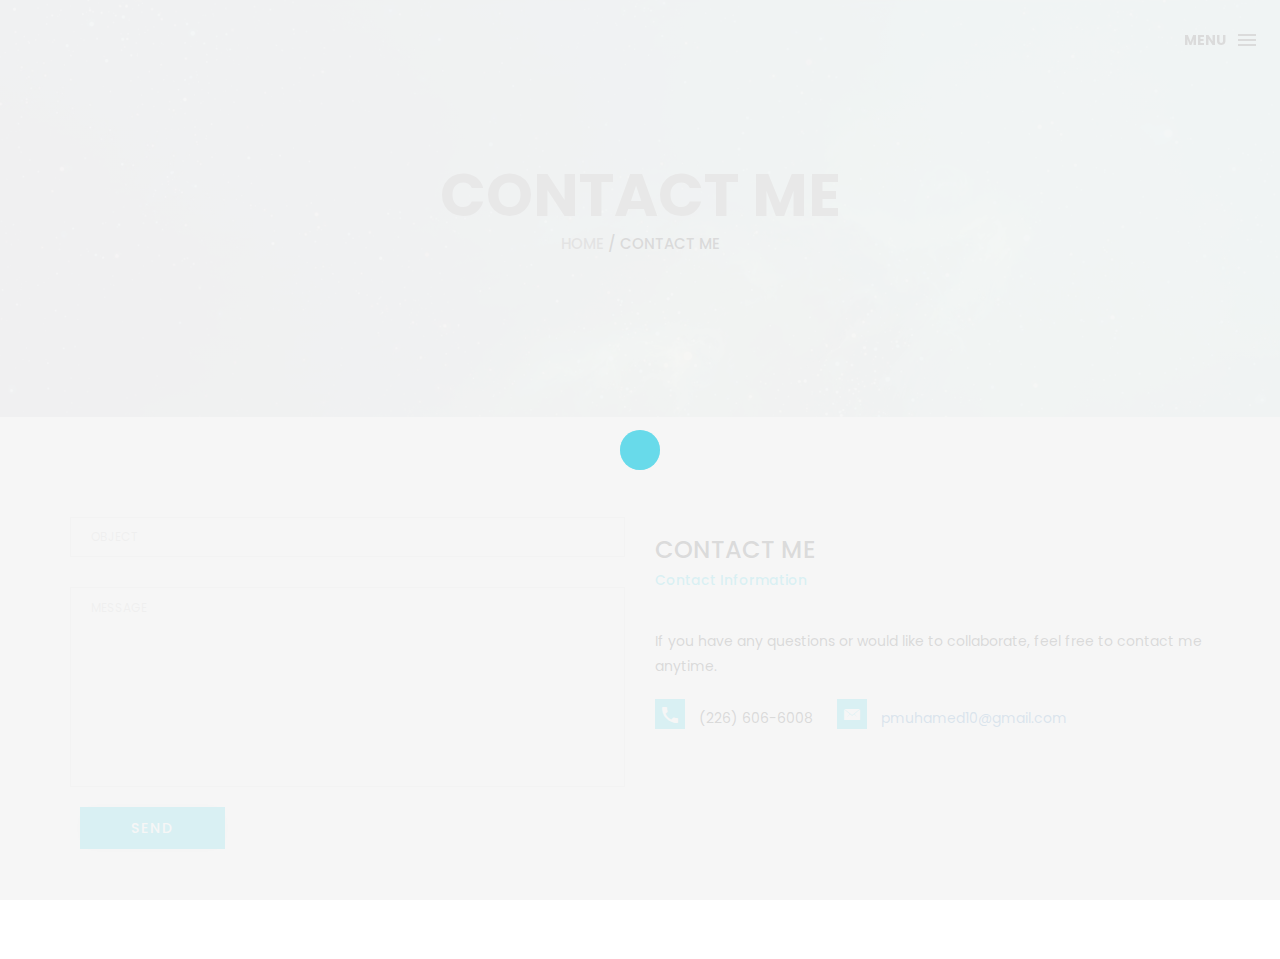
<file: pmoe7/contact.html>
<!DOCTYPE html>
<html lang="en">

<head>
    <!-- Global site tag (gtag.js) - Google Analytics -->
    <script async src="https://www.googletagmanager.com/gtag/js?id=UA-81413705-2"></script>
    <script>
        window.dataLayer = window.dataLayer || [];
        function gtag(){dataLayer.push(arguments);}
        gtag('js', new Date());

        gtag('config', 'UA-81413705-2');
    </script>
    <meta charset="utf-8">
    <meta http-equiv="X-UA-Compatible" content="IE=edge">
    <meta name="viewport" content="width=device-width, initial-scale=1">
    <title>PM - Contact Me</title>
    <link href="css/bootstrap.min.css" rel="stylesheet">
    <link href="ionicons/css/ionicons.min.css" rel="stylesheet">
    <link rel="icon" href="img/fav.png" type="image/x-icon">
    <link href="css/style.css" rel="stylesheet">
    <script src="js/modernizr.js"></script>
    <!--[if lt IE 9]>
      <script src="https://oss.maxcdn.com/html5shiv/3.7.2/html5shiv.min.js"></script>
      <script src="https://oss.maxcdn.com/respond/1.4.2/respond.min.js"></script>
    <![endif]-->
</head>

<body>

    <!-- Preloader -->
    <div id="preloader">
        <div class="pre-container">
            <div class="spinner">
                <div class="double-bounce1"></div>
                <div class="double-bounce2"></div>
            </div>
        </div>
    </div>
    <!-- end Preloader -->

    <div class="container-fluid">
        <!-- box-header -->
        <header class="box-header">
            <a class="box-primary-nav-trigger" href="#0">
                <span class="box-menu-text">Menu</span><span class="box-menu-icon"></span>
            </a>
            <!-- box-primary-nav-trigger -->
        </header>
        <!-- end box-header -->
        <nav>
            <ul class="box-primary-nav">
                <li class="box-label">Menu</li>
                <li><a href="index.html">Intro</a></li>
                <li><a href="about.html">About me</a></li>
                <li><a href="blog.html">Blog</a></li>
                <li><a href="contact.html">Contact Me</a><i class="ion-ios-circle-filled color"></i></li>
                
				<li class="box-label">Follow me</li>
                <li class="box-social"><a href="#0"><i class="ion-social-facebook"></i></a></li>
                <li class="box-social"><a href="#0"><i class="ion-social-twitter"></i></a></li>
                <li class="box-social"><a href="https://www.linkedin.com/in/pmoe7/" target="_blank"><i class="ion-social-linkedin"></i></a></li>
                <li class="box-social"><a href="https://github.com/pmoe7" target="_blank"><i class="ion-social-github"></i></a></li>

                <li class="box-label"><a class="btn btn-1" href="Mohammed Perves - Resume.pdf" target="_blankk">Resume</a></li>
            </ul>
        </nav>
    </div>

    <!-- top bar -->
    <div class="top-bar">
        <h1>contact Me</h1>
        <p><a href="#">Home</a> / Contact Me</p>
    </div>
    <!-- end top bar -->

    <!-- main-container -->
    <div class="container main-container">
        <div class="col-md-6">
            <form action="#" method="post">
                <div class="row">
                    <div class="col-md-12">
                        <div class="input-contact">
                            <input type="text" name="object" id="subjectInput">
                            <span>object</span>
                        </div>
                    </div>
                    <div class="col-md-12">
                        <div class="textarea-contact">
                            <textarea name="message" id="messageInput"></textarea>
                            <span>message</span>
                        </div>
                    </div>
                    <div class="col-md-12">
						<a id="send" class="btn btn-box">Send</a>
                    </div>
                </div>
            </form>
        </div>

        <div class="col-md-6">
            <h3 class="text-uppercase">contact me</h3>
            <h5>Contact Information</h5>
            <div class="h-30"></div>
            <p>If you have any questions or would like to collaborate, feel free to contact me anytime.</p>
            <div class="contact-info">
                <p><i class="ion-android-call"></i> (226) 606-6008</p>
                <p><a href="mailto: pmuhamed10@gmail.com"><i class="ion-ios-email"></i> pmuhamed10@gmail.com</a></p>
            </div>
        </div>


    </div>
    <!-- end main-container -->

    <!-- back to top -->
    <a href="#0" class="cd-top"><i class="ion-android-arrow-up"></i></a>
    <!-- end back to top -->



    <!-- jQuery -->
    <script src="js/jquery-2.1.1.js"></script>
    <!--  plugins -->
    <script src="js/bootstrap.min.js"></script>
    <script src="js/menu.js"></script>
    <script src="js/animated-headline.js"></script>
    <script src="js/isotope.pkgd.min.js"></script>


    <!--  custom script -->
    <script src="js/custom.js"></script>
<script>
	document.getElementById("send").addEventListener("click", sendEmail);
	function sendEmail() {
		var subject = document.getElementById('subjectInput').value;
		var body = document.getElementById('messageInput').value;
		document.getElementById("send").innerHTML = "Sent";
		window.location.href = "mailto:pmuhamed10@gmail.com?subject=" + subject + "&body="+body+"";
	}
</script>

</body>

</html>
</file>
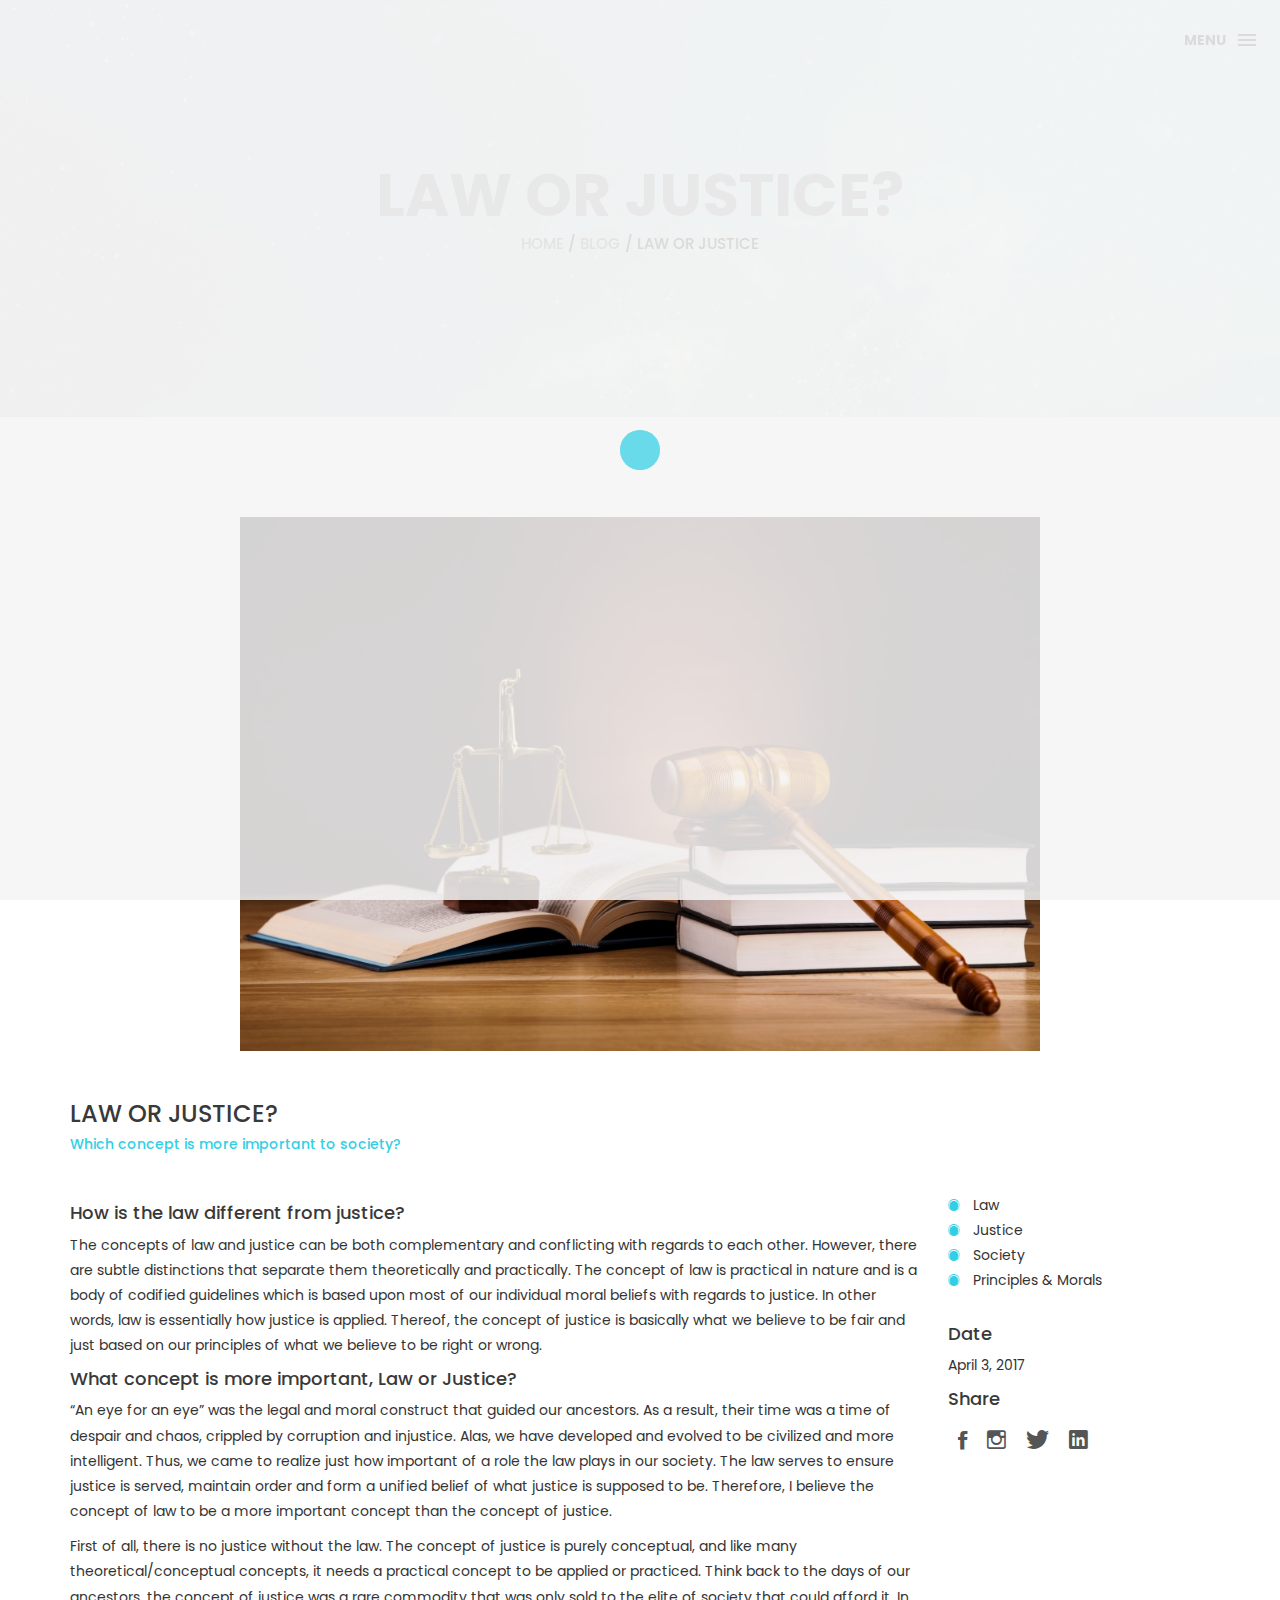
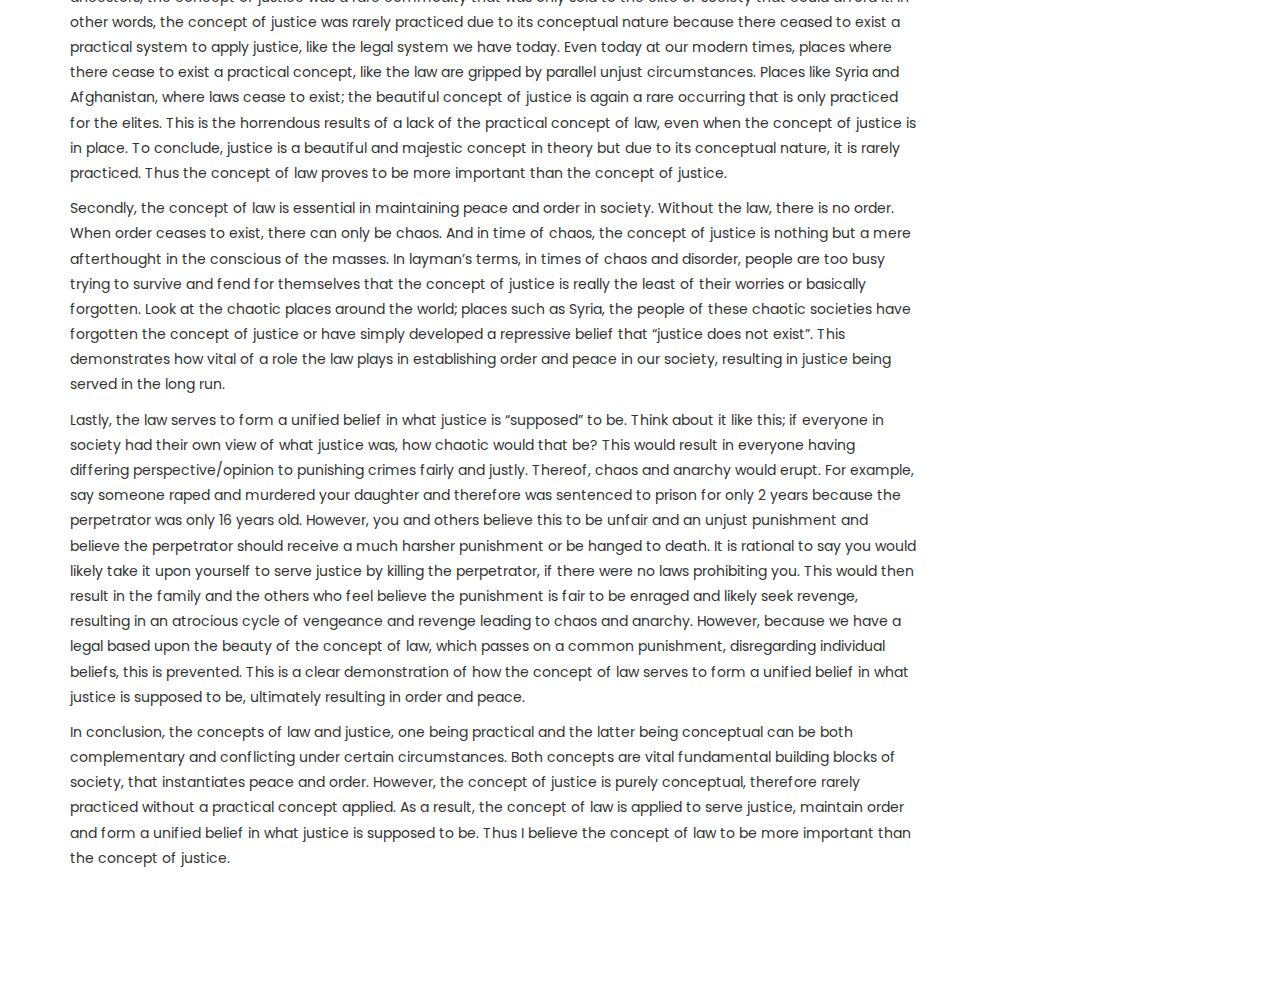
<file: pmoe7/law.html>
<!DOCTYPE html>
<html lang="en">

<head>
    <!-- Global site tag (gtag.js) - Google Analytics -->
    <script async src="https://www.googletagmanager.com/gtag/js?id=UA-81413705-2"></script>
    <script>
        window.dataLayer = window.dataLayer || [];
        function gtag(){dataLayer.push(arguments);}
        gtag('js', new Date());

        gtag('config', 'UA-81413705-2');
    </script>
    <meta charset="utf-8">
    <meta http-equiv="X-UA-Compatible" content="IE=edge">
    <meta name="viewport" content="width=device-width, initial-scale=1">
    <title>PM - Law or Justice</title>
    <link rel="icon" href="img/fav.png" type="image/x-icon">
    <link href="css/bootstrap.min.css" rel="stylesheet">
    <link href="ionicons/css/ionicons.min.css" rel="stylesheet">
    <link href="css/style.css" rel="stylesheet">
    <script src="js/modernizr.js"></script>

    <!--[if lt IE 9]>
      <script src="https://oss.maxcdn.com/html5shiv/3.7.2/html5shiv.min.js"></script>
      <script src="https://oss.maxcdn.com/respond/1.4.2/respond.min.js"></script>
    <![endif]-->
</head>

<body>

    <!-- Preloader -->
    <div id="preloader">
        <div class="pre-container">
            <div class="spinner">
                <div class="double-bounce1"></div>
                <div class="double-bounce2"></div>
            </div>
        </div>
    </div>
    <!-- end Preloader -->

    <div class="container-fluid">
        <!-- box-header -->
        <header class="box-header">
            <a class="box-primary-nav-trigger" href="#0">
                <span class="box-menu-text">Menu</span><span class="box-menu-icon"></span>
            </a>
        </header>
        <!-- end box-header -->
        <nav>
            <ul class="box-primary-nav">
                <li class="box-label">Menu</li>
                <li><a href="index.html">Intro</a></li>
                <li><a href="about.html">About me</a></li>
                <li><a href="blog.html">Blog</a><i class="ion-ios-circle-filled color"></i></li>
                <li><a href="contact.html">Contact Me</a></li>
                
				<li class="box-label">Follow me</li>
                <li class="box-social"><a href="#0"><i class="ion-social-facebook"></i></a></li>
                <li class="box-social"><a href="#0"><i class="ion-social-twitter"></i></a></li>
                <li class="box-social"><a href="https://www.linkedin.com/in/pmoe7/" target="_blank"><i class="ion-social-linkedin"></i></a></li>
                <li class="box-social"><a href="https://github.com/pmoe7" target="_blank"><i class="ion-social-github"></i></a></li>

                <li class="box-label"><a class="btn btn-1" href="Mohammed Perves - Resume.pdf" target="_blankk">Resume</a></li>
            </ul>
        </nav>
    </div>
    <!-- top-bar -->
    <div class="top-bar">
        <h1>Law or Justice?</h1>
        <p><a href="#">Home</a> / <a href="blog.html">Blog</a> / Law or Justice</p>
    </div>
    <!-- end top-bar -->
    
    <!-- main-container -->
    <div class="container main-container">
        <div class="col-md-12">
            <center><img src="img/justice.jpg" alt="" class="img-responsive"/></center>
            <div class="h-30"></div>
        </div>

        <div class="col-md-12">
            <h3 class="text-uppercase">Law or Justice?</h3>
            <h5>Which concept is more important to society?</h5>
            <div class="h-30"></div>
        </div>

        <div class="col-md-9">
			<h4>How is the law different from justice?</h4>
            <p>The concepts of law and justice can be both complementary and conflicting with regards to each other. However, there are subtle distinctions that separate them theoretically and practically. The concept of law is practical in nature and is a body of codified guidelines which is based upon most of our individual moral beliefs with regards to justice. In other words, law is essentially how justice is applied. Thereof, the concept of justice is basically what we believe to be fair and just based on our principles of what we believe to be right or wrong.</p>
			<h4>What concept is more important, Law or Justice?</h4>
            <p>“An eye for an eye” was the legal and moral construct that guided our ancestors. As a result, their time was a time of despair and chaos, crippled by corruption and injustice. Alas, we have developed and evolved to be civilized and more intelligent. Thus, we came to realize just how important of a role the law plays in our society. The law serves to ensure justice is served, maintain order and form a unified belief of what justice is supposed to be. Therefore, I believe the concept of law to be a more important concept than the concept of justice.</p>
			
			<p>First of all, there is no justice without the law. The concept of justice is purely conceptual, and like many theoretical/conceptual concepts, it needs a practical concept to be applied or practiced. Think back to the days of our ancestors, the concept of justice was a rare commodity that was only sold to the elite of society that could afford it. In other words, the concept of justice was rarely practiced due to its conceptual nature because there ceased to exist a practical system to apply justice, like the legal system we have today. Even today at our modern times, places where there cease to exist a practical concept, like the law are gripped by parallel unjust circumstances. Places like Syria and Afghanistan, where laws cease to exist; the beautiful concept of justice is again a rare occurring that is only practiced for the elites.  This is the horrendous results of a lack of the practical concept of law, even when the concept of justice is in place. To conclude, justice is a beautiful and majestic concept in theory but due to its conceptual nature, it is rarely practiced. Thus the concept of law proves to be more important than the concept of justice. </p>
			
			<p>Secondly, the concept of law is essential in maintaining peace and order in society. Without the law, there is no order. When order ceases to exist, there can only be chaos. And in time of chaos, the concept of justice is nothing but a mere afterthought in the conscious of the masses. In layman’s terms, in times of chaos and disorder, people are too busy trying to survive and fend for themselves that the concept of justice is really the least of their worries or basically forgotten. Look at the chaotic places around the world; places such as Syria, the people of these chaotic societies have forgotten the concept of justice or have simply developed a repressive belief that “justice does not exist”. This demonstrates how vital of a role the law plays in establishing order and peace in our society, resulting in justice being served in the long run. </p>
			
			<p>Lastly, the law serves to form a unified belief in what justice is “supposed” to be.  Think about it like this; if everyone in society had their own view of what justice was, how chaotic would that be? This would result in everyone having differing perspective/opinion to punishing crimes fairly and justly. Thereof, chaos and anarchy would erupt. For example, say someone raped and murdered your daughter and therefore was sentenced to prison for only 2 years because the perpetrator was only 16 years old. However, you and others believe this to be unfair and an unjust punishment and believe the perpetrator should receive a much harsher punishment or be hanged to death. It is rational to say you would likely take it upon yourself to serve justice by killing the perpetrator, if there were no laws prohibiting you. This would then result in the family and the others who feel believe the punishment is fair to be enraged and likely seek revenge, resulting in an atrocious cycle of vengeance and revenge leading to chaos and anarchy. However, because we have a legal based upon the beauty of the concept of law, which passes on a common punishment, disregarding individual beliefs, this is prevented. This is a clear demonstration of how the concept of law serves to form a unified belief in what justice is supposed to be, ultimately resulting in order and peace.</p>
			
			<p>In conclusion, the concepts of law and justice, one being practical and the latter being conceptual can be both complementary and conflicting under certain circumstances. Both concepts are vital fundamental building blocks of society, that instantiates peace and order. However, the concept of justice is purely conceptual, therefore rarely practiced without a practical concept applied. As a result, the concept of law is applied to serve justice, maintain order and form a unified belief in what justice is supposed to be. Thus I believe the concept of law to be more important than the concept of justice.</p>
        </div>

        <div class="col-md-3">
            <ul class="cat-ul">
                <li><i class="ion-ios-circle-filled"></i> Law</li>
                <li><i class="ion-ios-circle-filled"></i> Justice</li>
                <li><i class="ion-ios-circle-filled"></i> Society</li>
                <li><i class="ion-ios-circle-filled"></i> Principles & Morals</li>
            </ul>
            <div class="h-10"></div>
            <h4>Date</h4> April 3, 2017
            <h4>Share</h4>
            <ul class="social-ul">
                <li class="box-social"><a href="#0"><i class="ion-social-facebook"></i></a></li>
                <li class="box-social"><a href="#0"><i class="ion-social-instagram-outline"></i></a></li>
                <li class="box-social"><a href="#0"><i class="ion-social-twitter"></i></a></li>
                <li class="box-social"><a href="#0"><i class="ion-social-linkedin"></i></a></li>
            </ul>
        </div>
    </div>
    <!-- end main-container -->
    
    <!-- back to top -->
    <a href="#0" class="cd-top"><i class="ion-android-arrow-up"></i></a>
    <!-- end back to top -->




    <!-- jQuery -->
    <script src="js/jquery-2.1.1.js"></script>
    <!--  plugins -->
    <script src="js/bootstrap.min.js"></script>
    <script src="js/menu.js"></script>
    <script src="js/animated-headline.js"></script>
    <script src="js/isotope.pkgd.min.js"></script>


    <!--  custom script -->
    <script src="js/custom.js"></script>

</body>

</html>
</file>
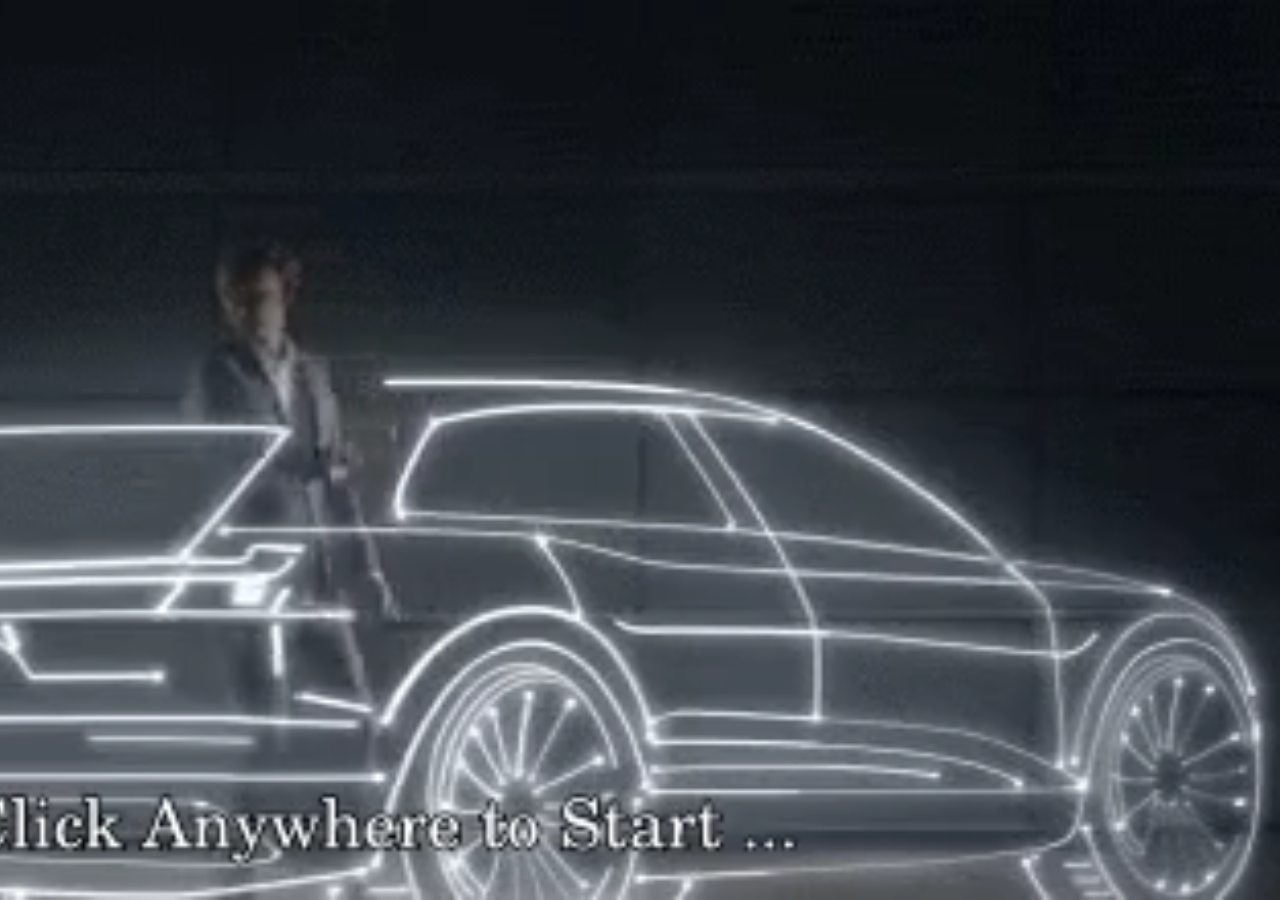
<file: pmoe7/video.html>
<html>

<head>
    <style>
        /* Style the video: 100% width and height to cover the entire window */
#myVideo {
  position: fixed;
  right: 0;
  bottom: 0;
  min-width: 100%;
  min-height: 100%;
}

/* Add some content at the bottom of the video/page */
.content {
  position: fixed;
  bottom: 0;
  background: rgba(0, 0, 0, 0.5);
  color: #f1f1f1;
  width: 100%;
  padding: 20px;
}

/* Style the button used to pause/play the video */
#myBtn {
  width: 200px;
  font-size: 18px;
  padding: 10px;
  border: none;
  background: #000;
  color: #fff;
  cursor: pointer;
}

#myBtn:hover {
  background: #ddd;
  color: black;
}
    </style>
</head>

<body>
    <!-- The video -->
    <video autoplay muted loop id="myVideo">
        <source src="welcome.mp4" type="video/mp4">
    </video>

</body>


</html>
</file>
<file: css/style.css>
@import url(https://fonts.googleapis.com/css?family=Poppins:400,500,600,700);
html,
body {
    height: 100%;
    font-family: 'Poppins', sans-serif;
    line-height: 1.8;
    color: #333;
	overflow-x: hidden;
}

.no-padding {
    padding-left: 0;
    padding-right: 0;
}

.no-padding [class^="col-"] {
    padding-left: 0;
    padding-right: 0;
}

.main-container {
    padding: 25px 0;
}

.center {
    text-align: center;
}

a {
    -webkit-transition: all .3s;
    transition: all .3s
}

.uppercase {
    text-transform: uppercase;
}

.h-30 {
    height: 30px
}

.h-10 {
    height: 10px
}

.color {
    color: #31cfe5;
    font-size: 11px;
}


/* typography
==================================================*/

h1 {
    color: #393939;
    font-size: 60px;
    text-transform: uppercase;
}

h3 {
    color: #393939;
}

h4 {
    color: #393939;
}


h5 {
    color: #31cfe5;
}


/* preloader
==================================================*/

#preloader {
    position: fixed;
    top: 0;
    left: 0;
    right: 0;
    bottom: 0;
    background-color: #f5f5f5;
    /* change if the mask should be a color other than white */
    z-index: 1000;
    /* makes sure it stays on top */
}

.pre-container {
    position: absolute;
    left: 50%;
    top: 50%;
    bottom: auto;
    right: auto;
    -webkit-transform: translateX(-50%) translateY(-50%);
    transform: translateX(-50%) translateY(-50%);
    text-align: center;
}

.spinner {
    width: 40px;
    height: 40px;
    position: relative;
    margin: 100px auto;
}

.double-bounce1,
.double-bounce2 {
    width: 100%;
    height: 100%;
    border-radius: 50%;
    background-color: #31cfe5;
    opacity: 0.6;
    position: absolute;
    top: 0;
    left: 0;
    -webkit-animation: bounce 2.0s infinite ease-in-out;
    animation: bounce 2.0s infinite ease-in-out;
}

.double-bounce2 {
    -webkit-animation-delay: -1.0s;
    animation-delay: -1.0s;
}

@-webkit-keyframes bounce {
    0%,
    100% {
        -webkit-transform: scale(0.0)
    }
    50% {
        -webkit-transform: scale(1.0)
    }
}

@keyframes bounce {
    0%,
    100% {
        transform: scale(0.0);
        -webkit-transform: scale(0.0);
    }
    50% {
        transform: scale(1.0);
        -webkit-transform: scale(1.0);
    }
}


/* headr
==================================================*/

.box-header {
    position: absolute;
    top: 0;
    left: 0;
    background: rgba(255, 255, 255, 0.95);
    height: 50px;
    width: 100%;
    z-index: 3;
    box-shadow: 0 1px 2px rgba(0, 0, 0, 0.3);
    -webkit-font-smoothing: antialiased;
    -moz-osx-font-smoothing: grayscale;
}

.box-header {
    height: 80px;
    background: transparent;
    box-shadow: none;
}

.box-header {
    -webkit-transition: background-color 0.3s;
    transition: background-color 0.3s;
    -webkit-transform: translate3d(0, 0, 0);
    transform: translate3d(0, 0, 0);
    -webkit-backface-visibility: hidden;
    backface-visibility: hidden;
}

.box-header.is-fixed {
    position: fixed;
    top: -80px;
    background-color: rgba(255, 255, 255, 0.96);
    -webkit-transition: -webkit-transform 0.3s;
    transition: -webkit-transform 0.3s;
    transition: transform 0.3s;
    transition: transform 0.3s, -webkit-transform 0.3s;
}

.box-header.is-visible {
    -webkit-transform: translate3d(0, 100%, 0);
    transform: translate3d(0, 100%, 0);
}

.box-header.menu-is-open {
    background-color: rgba(255, 255, 255, 0.96);
}

.box-logo {
    display: block;
    padding: 20px;
}

.box-primary-nav-trigger {
    position: absolute;
    right: 0;
    top: 0;
    height: 100%;
    width: 50px;
    background-color: #fff;
}

.box-primary-nav-trigger .box-menu-text {
    color: #393939;
    text-transform: uppercase;
    font-weight: 700;
    display: none;
}

.box-primary-nav-trigger .box-menu-icon {
    display: inline-block;
    position: absolute;
    left: 50%;
    top: 50%;
    bottom: auto;
    right: auto;
    -webkit-transform: translateX(-50%) translateY(-50%);
    transform: translateX(-50%) translateY(-50%);
    width: 18px;
    height: 2px;
    background-color: #393939;
    -webkit-transition: background-color 0.3s;
    transition: background-color 0.3s;
    list-style: none;
}

.box-primary-nav-trigger .box-menu-icon::before,
.box-primary-nav-trigger .box-menu-icon:after {
    content: '';
    width: 100%;
    height: 100%;
    position: absolute;
    background-color: #393939;
    right: 0;
    -webkit-transition: -webkit-transform .3s, top .3s, background-color 0s;
    -webkit-transition: top .3s, background-color 0s, -webkit-transform .3s;
    transition: top .3s, background-color 0s, -webkit-transform .3s;
    transition: transform .3s, top .3s, background-color 0s;
    transition: transform .3s, top .3s, background-color 0s, -webkit-transform .3s;
}

.box-primary-nav-trigger .box-menu-icon::before {
    top: -5px;
}

.box-primary-nav-trigger .box-menu-icon::after {
    top: 5px;
}

.box-primary-nav-trigger .box-menu-icon.is-clicked {
    background-color: rgba(255, 255, 255, 0);
}

.box-primary-nav-trigger .box-menu-icon.is-clicked::before,
.box-primary-nav-trigger .box-menu-icon.is-clicked::after {
    background-color: 393939;
}

.box-primary-nav-trigger .box-menu-icon.is-clicked::before {
    top: 0;
    -webkit-transform: rotate(135deg);
    transform: rotate(135deg);
}

.box-primary-nav-trigger .box-menu-icon.is-clicked::after {
    top: 0;
    -webkit-transform: rotate(225deg);
    transform: rotate(225deg);
}

.box-primary-nav-trigger {
    width: 100px;
    padding-left: 1em;
    background-color: transparent;
    height: 30px;
    line-height: 30px;
    right: 10px;
    top: 50%;
    bottom: auto;
    -webkit-transform: translateY(-50%);
    transform: translateY(-50%);
}

.box-primary-nav-trigger .box-menu-text {
    display: inline-block;
}

.box-primary-nav-trigger .box-menu-icon {
    left: auto;
    right: 1em;
    -webkit-transform: translateX(0) translateY(-50%);
    transform: translateX(0) translateY(-50%);
}

.box-primary-nav {
    position: fixed;
    left: 0;
    top: 0;
    height: 100%;
    width: 100%;
    background: rgba(0, 0, 0, 0.786);
    z-index: 2;
    text-align: center;
    padding: 50px 0;
    -webkit-backface-visibility: hidden;
    backface-visibility: hidden;
    overflow: auto;
    -webkit-overflow-scrolling: touch;
    -webkit-transform: translateY(-100%);
    transform: translateY(-100%);
    -webkit-transition-property: -webkit-transform;
    transition-property: -webkit-transform;
    transition-property: transform;
    transition-property: transform, -webkit-transform;
    -webkit-transition-duration: 0.4s;
    transition-duration: 0.4s;
    list-style: none;
}

.particles{
    position: fixed;
    left: 0;
    top: 0;
    height: 100%;
    width: 100%;
    background: rgba(0, 0, 0, 0.1);
	/*background-image: url("../img/bg.jpg");*/
    z-index: 0;
    text-align: center;
    padding: 50px 0;
}

.box-primary-nav li {
    font-size: 22px;
    font-size: 1.375rem;
    font-weight: 300;
    -webkit-font-smoothing: antialiased;
    -moz-osx-font-smoothing: grayscale;
    margin: .2em 0;
    text-transform: capitalize;
}

.box-primary-nav a {
    display: inline-block;
    padding: .4em 1em;
    border-radius: 0.25em;
    -webkit-transition: all 0.2s;
    transition: all 0.2s;
    color: #fff;
    text-decoration: none;
    font-weight: bold;
}
.box-primary-nav a:focus {
    outline: none;
}

.no-touch .box-primary-nav a:hover {
    text-decoration: none;
    color: #ddd;
}

.box-primary-nav .box-label {
    color: #31cfe5;
    text-transform: uppercase;
    font-weight: 700;
    font-size: 17px;
    margin: 2.4em 0 .8em;
}

.box-primary-nav .box-social {
    display: inline-block;
    margin: 10px .4em;
}

.box-primary-nav .box-social a {
    width: 30px;
    height: 30px;
    padding: 0;
    font-size: 30px
}

.box-primary-nav.is-visible {
    -webkit-transform: translateY(0);
    transform: translateY(0);
}

.box-primary-nav {
    padding: 150px 0 0;
	overflow: hidden;
}

.box-primary-nav li {
    font-size: 18px;
}


/* box-intro
==================================================*/

.box-intro {
    text-align: center;
    display: table;
    height: 100vh;
    width: 100%;
    margin: 0 auto;
}

.box-intro .table-cell {
    display: table-cell;
    vertical-align: middle;
    margin: 0 auto;
}

.box-intro em {
    font-style: normal;
    text-transform: uppercase
}

b i:last-child {
    color: #31cfe5 !important;
}

.box-intro h5 {
    letter-spacing: 4px;
    text-transform: uppercase;
    color: #999;
    line-height: 1.7
}


.src-btn {
	text-align: center;
    height: 42px;
    border-radius: 5px;
    border: 3px solid #31cfe5;
    -webkit-animation: intro 1s;
    animation: intro 1s;
	padding: 10px;
    width: 80px;
    font-weight: bold;
}

/* mouse effect */

.btn {
	flex: 1 1 auto;
	margin: 10px;
	padding: 10px;
	text-align: center;
	text-transform: uppercase;
	transition: 0.5s;
	background-size: 200% auto;
	color: #fff;
	/* text-shadow: 0px 0px 10px rgba(0,0,0,0.2);*/
	box-shadow: 0 0 20px #eee;
	border-radius: 10px;
 }

.img-rnd {
    border-radius: 10px;
 }


/* <- Magic Stuff Start */

.btn:hover {
	color: #333;
	background-position: right center; /* change the direction of the change here */
}

.btn-1 {
  background-image: linear-gradient(to right, #f6d365 0%, #fda085 51%, #f6d365 100%);
}

.btn-2 {
  background-image: linear-gradient(to right, #fbc2eb 0%, #a6c1ee 51%, #fbc2eb 100%);
}

.btn-3 {
  background-image: linear-gradient(to right, #84fab0 0%, #8fd3f4 51%, #84fab0 100%);
}

.btn-4 {
  background-image: linear-gradient(to right, #a1c4fd 0%, #c2e9fb 51%, #a1c4fd 100%);
}

.btn-5 {
  background-image: linear-gradient(to right, #ffecd2 0%, #fcb69f 51%, #ffecd2 100%);
}


.mouse {
    position: absolute;
    bottom: 10px;
    left: 46%;
}

.scroll {
    display: block;
    width: 5px;
    height: 5px;
    margin: 6px auto;
    border-radius: 6px;

    -webkit-animation: finger 2s infinite;
    animation: finger 2s infinite;
}

@-webkit-keyframes intro {
    0% {
        opacity: 0;
        -webkit-transform: translateY(40px);
        transform: translateY(40px);
    }
    100% {
        opacity: 1;
        -webkit-transform: translateY(0);
        transform: translateY(0);
    }
}

@keyframes intro {
    0% {
        opacity: 0;
        -webkit-transform: translateY(40px);
        transform: translateY(40px);
    }
    100% {
        opacity: 1;
        -webkit-transform: translateY(0);
        transform: translateY(0);
    }
}

@-webkit-keyframes finger {
    0% {
        opacity: 1;
    }
    100% {
        opacity: 0;
        -webkit-transform: translateY(20px);
        transform: translateY(20px);
    }
}

@keyframes finger {
    0% {
        opacity: 1;
    }
    100% {
        opacity: 0;
        -webkit-transform: translateY(20px);
        transform: translateY(20px);
    }
}


/* text rotate */

.box-headline {
    font-size: 130px;
    line-height: 1.0;
    margin: 0 auto;
}

.box-words-wrapper {
    display: inline-block;
    position: relative;
}

.box-words-wrapper b {
    text-align: center;
    display: block;
    white-space: nowrap;
    position: absolute;
    top: 50%;
    left: 50%;
    transform: translate(-50%, -50%);
}

.box-words-wrapper b.is-visible {
    position: absolute;
}

.no-js .box-words-wrapper b {
    opacity: 0;
}

.no-js .box-words-wrapper b.is-visible {
    opacity: 1;
}

.box-headline.rotate-2 .box-words-wrapper {
    -webkit-perspective: 300px;
    perspective: 300px;
}

.box-headline.rotate-2 i,
.box-headline.rotate-2 em {
    display: inline-block;
    -webkit-backface-visibility: hidden;
    backface-visibility: hidden;
}

.box-headline.rotate-2 b {
    opacity: 0;
}

.box-headline.rotate-2 i {
    -webkit-transform-style: preserve-3d;
    transform-style: preserve-3d;
    -webkit-transform: translateZ(-20px) rotateX(90deg);
    transform: translateZ(-20px) rotateX(90deg);
    opacity: 0;
}

.slogan {
    margin-top: 2%;
}

.is-visible .box-headline.rotate-2 i {
    opacity: 1;
}

.box-headline.rotate-2 i.in {
    -webkit-animation: box-rotate-2-in 0.4s forwards;
    animation: box-rotate-2-in 0.4s forwards;
}

.box-headline.rotate-2 i.out {
    -webkit-animation: box-rotate-2-out 0.4s forwards;
    animation: box-rotate-2-out 0.4s forwards;
}

.box-headline.rotate-2 em {
    -webkit-transform: translateZ(20px);
    transform: translateZ(20px);
}

.no-csstransitions .box-headline.rotate-2 i {
    -webkit-transform: rotateX(0deg);
    transform: rotateX(0deg);
    opacity: 0;
}

.no-csstransitions .box-headline.rotate-2 i em {
    -webkit-transform: scale(1);
    transform: scale(1);
}

.no-csstransitions .box-headline.rotate-2 .is-visible i {
    opacity: 1;
}

@-webkit-keyframes box-rotate-2-in {
    0% {
        opacity: 0;
        -webkit-transform: translateZ(-20px) rotateX(90deg);
    }
    60% {
        opacity: 1;
        -webkit-transform: translateZ(-20px) rotateX(-10deg);
    }
    100% {
        opacity: 1;
        -webkit-transform: translateZ(-20px) rotateX(0deg);
    }
}

@keyframes box-rotate-2-in {
    0% {
        opacity: 0;
        -webkit-transform: translateZ(-20px) rotateX(90deg);
        transform: translateZ(-20px) rotateX(90deg);
    }
    60% {
        opacity: 1;
        -webkit-transform: translateZ(-20px) rotateX(-10deg);
        transform: translateZ(-20px) rotateX(-10deg);
    }
    100% {
        opacity: 1;
        -webkit-transform: translateZ(-20px) rotateX(0deg);
        transform: translateZ(-20px) rotateX(0deg);
    }
}

@-webkit-keyframes box-rotate-2-out {
    0% {
        opacity: 1;
        -webkit-transform: translateZ(-20px) rotateX(0);
    }
    60% {
        opacity: 0;
        -webkit-transform: translateZ(-20px) rotateX(-100deg);
    }
    100% {
        opacity: 0;
        -webkit-transform: translateZ(-20px) rotateX(-90deg);
    }
}

@keyframes box-rotate-2-out {
    0% {
        opacity: 1;
        -webkit-transform: translateZ(-20px) rotateX(0);
        transform: translateZ(-20px) rotateX(0);
    }
    60% {
        opacity: 0;
        -webkit-transform: translateZ(-20px) rotateX(-100deg);
        transform: translateZ(-20px) rotateX(-100deg);
    }
    100% {
        opacity: 0;
        -webkit-transform: translateZ(-20px) rotateX(-90deg);
        transform: translateZ(-20px) rotateX(-90deg);
    }
}


/* portfolio section
==================================================*/

.portfolio .categories-grid span {
    font-size: 30px;
    margin-bottom: 30px;
    display: inline-block;
}

.portfolio .categories-grid .categories ul li {
    list-style: none;
    margin: 20px 0;
}

.portfolio .categories-grid .categories ul li a {
    display: inline-block;
    color: #60606e;
    padding: 0 10px;
    margin: 0 10px;
    -webkit-transition: all .2s ease-in-out .2s;
    transition: all .2s ease-in-out .2s;
}

.portfolio .categories-grid .categories ul li a:hover,
.portfolio .categories-grid .categories ul li a:focus {
    text-decoration: none;
}

.portfolio .categories-grid .categories ul li a.active {
    margin-left: 0;
    background-color: #31cfe5;
    padding: 0px 20px;
    color: white;
    border-radius: 25px;
    text-decoration: none;
}

.portfolio_filter {
    padding-left: 0;
}

.portfolio_item {
    position: relative;
    overflow: hidden;
    display: block;
}

.portfolio_item .portfolio_item_hover {
    position: absolute;
    top: 0px;
    left: 0px;
    height: 100%;
    width: 100%;
    background-color: rgba(0, 0, 0, .8);
    -webkit-transform: translate(-100%);
    transform: translate(-100%);
    opacity: 0;
    -webkit-transition: all .2s ease-in-out;
    transition: all .2s ease-in-out;
}

.portfolio_item .portfolio_item_hover .item_info {
    text-align: center;
    position: absolute;
    top: 50%;
    left: 50%;
    -webkit-transform: translate(-50%, -50%);
    transform: translate(-50%, -50%);
    padding: 10px;
    width: 100%;
    font-weight: bold;
}

.portfolio_item .portfolio_item_hover .item_info span {
    display: block;
    color: #fff;
    font-size: 18px;
    -webkit-transform: translateX(-100px);
    transform: translateX(-100px);
    -webkit-transition: all .2s ease-in-out .2s;
    transition: all .2s ease-in-out .2s;
    opacity: 0;
}

.portfolio_item .portfolio_item_hover .item_info em {
    font-style: normal;
    display: inline-block;
    background-color: #31cfe5;
    padding: 5px 20px;
    border-radius: 25px;
    color: #333;
    margin-top: 10px;
    -webkit-transform: translateX(-100px);
    transform: translateX(-100px);
    -webkit-transition: all .3s ease-in-out .3s;
    transition: all .3s ease-in-out .3s;
    opacity: 0;
    font-size: 10px;
    letter-spacing: 2px;
}

.portfolio_item:hover .portfolio_item_hover {
    opacity: 1;
    -webkit-transform: translateX(0);
    transform: translateX(0);
}

.portfolio_item:hover .item_info em,
.portfolio_item:hover .item_info span {
    opacity: 1;
    -webkit-transform: translateX(0);
    transform: translateX(0);
}

.portfolio .categories-grid .categories ul li {
    float: left;
}

.portfolio .categories-grid .categories ul li a {
    padding: 0 10px;
    -webkit-transition: all .2s ease-in-out .2s;
    transition: all .2s ease-in-out .2s;
}

.portfolio_filter {
    padding-left: 0;
    display: inline-block;
    margin: 0 auto;
    text-align: center;
    margin-bottom: 50px;
}

.portfolio-inner {
    padding-bottom: 0 !important;
    padding-top: 55px;
}

#portfolio {
	-webkit-transition: opacity .3s 0s, visibility 0s .3s;
    transition: opacity .3s 0s, visibility 0s .3s;
}

/* footer
==================================================*/

footer {
    padding: 30px 0;
    text-align: center;
    background: #f5f5f5
}

.copyright {
    color: #000;
    margin-bottom: 0;
	font-size: 16px;
}

footer img {
    margin: 0 auto;
}


/* backto top
==================================================*/

.cd-top {
    display: inline-block;
    height: 40px;
    width: 40px;
    position: fixed;
    bottom: 20px;
    line-height: 40px;
    font-size: 20px;
    right: 10px;
    text-align: center;
    color: #fff;
    background: rgba(255, 191, 0, 0.8);
    visibility: hidden;
    opacity: 0;
    -webkit-transition: opacity .3s 0s, visibility 0s .3s;
    transition: opacity .3s 0s, visibility 0s .3s;
}

.cd-top.cd-is-visible,
.cd-top.cd-fade-out,
.no-touch .cd-top:hover {
    -webkit-transition: opacity .3s 0s, visibility 0s 0s;
    transition: opacity .3s 0s, visibility 0s 0s;
}

.cd-top.cd-is-visible {
    /* the button becomes visible */
    visibility: visible;
    opacity: 1;
}

.cd-top.cd-fade-out {
    opacity: .5;
}

.no-touch .cd-top:hover,
.no-touch .cd-top:focus {
    background-color: #31cfe5;
    opacity: 1;
    color: #fff;
}


/* About page
==================================================*/

.profile-pic{
	background-image: url('../img/me2.jpg');
	background-position: center;
    background-size: cover;
	width: 100%;
	height:300px;
}

.profile-pic:hover {
    background-image: url('../img/me_color.jpg');
    height:300px;
}

.top-bar {
    color: #333;
    padding: 10px 0 10px;
    background: -webkit-linear-gradient( rgba(255, 255, 255, .8), rgba(255, 255, 255, .8)), url(../img/01.jpg);
    background: linear-gradient( rgba(255, 255, 255, .8), rgba(255, 255, 255, .8)), url(../img/01.jpg);
    background-size: cover;
    background-attachment: fixed;
    background-position: center center;
    text-align: center;
}

.top-bar h1 {
    font-size: 60px;
    text-transform: uppercase;
    font-weight: 700;
    color: #999;
    line-height: 50px;
}

.top-bar p {
    font-size: 15px;
    text-transform: uppercase;
    font-weight: 500;
    color: #333;
}

.top-bar p a {
    color: #777;
}

.top-bar p a:hover,
.top-bar p a:focus {
    color: #555;
    text-decoration: none;
}

.social-ul {
    list-style: none;
    display: inline-block;
    padding-left: 0;
}

.social-ul li {
    margin: 0 10px;
    float: left;
}

.social-ul li a {
    font-size: 25px;
    color: #555;
    -webkit-transition: all .3s;
    transition: all .3s;
}

.social-ul li a:hover {
    color: #888;
}


/* Services page
==================================================*/

.size-50 {
    font-size: 50px;
}

.service-box {
    margin-bottom: 30px;
}

.service-box h3 {
    margin-top: 0;
}


/* contact page
==================================================*/

.details-text i {
    margin-right: 10px;
}

.textarea-contact {
    height: 200px;
    width: 100%;
    border: solid 1px rgba(0, 0, 0, .1);
    position: relative;
}

.textarea-contact textarea {
    height: 100%;
    width: 100%;
    border: 0;
    padding: 20px;
    background-color: transparent;
    float: left;
    z-index: 2;
    font-size: 14px;
    color: #9a9a9a;
    resize: none;
}

.textarea-contact > span {
    position: absolute;
    top: 20px;
    left: 20px;
    -webkit-transform: translateY(-50%);
    transform: translateY(-50%);
    font-size: 12px;
    text-transform: uppercase;
    color: #cdcdcd;
    -webkit-transition: all .2s ease-in-out;
    transition: all .2s ease-in-out;
    z-index: 1;
}

.input-contact {
    height: 40px;
    width: 100%;
    border: solid 1px rgba(0, 0, 0, .1);
    position: relative;
    margin-bottom: 30px;
}

.input-contact input[type="text"] {
    height: 100%;
    width: 100%;
    border: 0;
    padding: 0 20px;
    float: left;
    position: relative;
    background-color: transparent;
    z-index: 2;
    font-size: 14px;
    color: #9a9a9a;
}

.input-contact > span {
    position: absolute;
    top: 50%;
    left: 20px;
    -webkit-transform: translateY(-50%);
    transform: translateY(-50%);
    font-size: 12px;
    text-transform: uppercase;
    color: #cdcdcd;
    -webkit-transition: all .2s ease-in-out;
    transition: all .2s ease-in-out;
    z-index: 1;
}

.input-contact > span.active,
.textarea-contact > span.active {
    color: #31cfe5;
    font-size: 10px;
    top: 0px;
    left: 5px;
    background-color: #fff;
    padding: 5px
}

input:focus,
textarea:focus {
    outline: none;
}

.contact-info {
    margin-top: 20px;
}

.contact-info i {
    height: 30px;
    width: 30px;
    display: inline-block;
    background: #31cfe5;
    text-align: center;
    line-height: 33px;
    margin-right: 10px;
    color: #fff;
    font-size: 21px;
}

.contact-info p {
    display: inline-block;
    margin-right: 20px;
}

.btn-box {
    background: #31cfe5;
    padding: 10px 50px;
    border-radius: 0;
    color: #fff;
    margin-top: 20px;
    text-transform: uppercase;
    letter-spacing: 2px;
    font-weight: 500;
}

.btn-box:hover,
.btn-box:focus {
    background: #F5B700;
    color: #fff;
}

/* single project page
==================================================*/

.cat-ul {
    padding-left: 0;
    list-style: none
}

.cat-ul li i {
    margin-right: 10px;
    color: #31cfe5;
}


/* Responsive media queries
==================================================*/

@media (max-width: 991px) {
    .portfolio .categories-grid span {
        margin-bottom: 0;
        text-align: center;
        width: 100%;
    }
    .portfolio .categories-grid .categories ul li {
        text-align: center;
    }
    .portfolio .categories-grid .categories ul li a {
        margin-left: 0;
    }
    .col-md-6 h3 {
        margin-top: 30px;
    }
}

@media only screen and (max-width: 670px) {
    .box-headline {
        font-size: 100px;
    }
    .box-intro h5 {
        font-size: 12px;
    }
    .box-primary-nav a {
        padding: 5px 1em;
        font-size: 14px;
    }
    .box-primary-nav {
        padding: 80px 0 0;
    }
    .box-primary-nav .box-social a {
        font-size: 23px;
    }
    .top-bar h1 {
        font-size: 40px;
        line-height: 30px;
    }
    .portfolio .categories-grid .categories ul li {
        float: none;
    }
}

@media only screen and (max-width: 520px) {
    .box-headline {
        font-size: 80px;
    }
    .box-intro h5 {
        font-size: 12px;
    }
    .main-container {
        padding: 50px 0;
    }
}

@media only screen and (max-width: 420px) {
    .box-headline {
        font-size: 50px;
    }
    .box-intro h5 {
        font-size: 12px;
    }
    .top-bar h1 {
        font-size: 30px;
        line-height: 30px;
    }
}
</file>
<file: css/home.css>
@import url(https://fonts.googleapis.com/css?family=Poppins:400,500,600,700);
html,
body {
    height: 100%;
    font-family: 'Poppins', sans-serif;
    line-height: 1.8;
    color: #000;
	overflow: hidden;
}
.overlay {
	height: 0%;
	width: 100%;
	position: absolute; 
	z-index: 10;
	top: 10%;
	transition: all 1s;
	overflow: hidden;
}	

.overlay a{
	text-decoration: none;
}

.overlay a:hover, .overlay a:focus {
    color: #818181;
}

.closebtn {
	position: absolute;
	left: 50px;
	top: -10px;
	visibility: hidden;
	padding: 8px;
    text-decoration: none;
    transition: 0.3s; 
	color: #000;
	z-index: 100;
    font-size: 0px;
}


#git {
	font-size: 14px;
	text-align: right;
}

.project-title {
	color: #fff;
	text-align: center;
	text-transform: uppercase;
	position: relative;
	padding-top: 1px;
	padding-bottom: 10px;
	border-top-right-radius: 20px;
	border-top-left-radius: 20px;
	margin-top: 50px;
	margin-bottom: -20px;
}

.bg-grad {
	background-image: linear-gradient(to right, #314755 0%, #26a0da 51%, #314755 100%)
}

.bg-grad-1 {background-image: linear-gradient(to right, #77A1D3 0%, #79CBCA 51%, #77A1D3 100%)}

.bg-grad-2 {background-image: linear-gradient(to right, #2b5876 0%, #4e4376 51%, #2b5876 100%)}

.bg-grad-3 {background-image: linear-gradient(to right, #02AAB0 0%, #00CDAC 51%, #02AAB0 100%)}

.bg-grad-4 {background-image: linear-gradient(to right, #2BC0E4 0%, #EAECC6 51%, #2BC0E4 100%)}

.bg-grad-5 {background-image: linear-gradient(to right, #24C6DC 0%, #514A9D 51%, #24C6DC 100%)}

.bg-grad-6 {background-image: linear-gradient(to right, #1CD8D2 0%, #93EDC7 51%, #1CD8D2 100%)}

.txt-grad {background: #fff;}


.img-ml{
	width: 30%;
	margin-top: -30px;
	margin-bottom: -100px;
}


.img-rnd {
	flex: 1 1 auto;
	margin: 10px;
	padding: 10px;
	text-align: center;
	text-transform: uppercase;
	transition: 0.5s;
	background-size: 200% auto;
	color: #333;
	/* text-shadow: 0px 0px 10px rgba(0,0,0,0.2);*/
	box-shadow: 0 0 20px #eee;
	border-radius: 10px;
 }

/* Slideshow container */
.slideshow-container {
	position: relative;
	width: 100%;
	height: 100%;
}

/* Slides */
.mySlides {
	display: none;
	padding: 80px;
	padding-top: 30px;
	background-size: 100% auto;
	text-align: left;
	transition: 0.5s;
	height: 100%;
	
}
.slide-title{
	text-align: center;
	margin-bottom: 30px;
}

/* Next & previous buttons */
.prev, .next {
  cursor: pointer;
  position: absolute;
  top: 50%;
  width: auto;
  margin-top: -30px;
  padding: 16px;
  color: #888;
  font-weight: bold;
  font-size: 20px;
  border-radius: 0 3px 3px 0;
  user-select: none;
}

/* Position the "next button" to the right */
.next {
  position: absolute;
  right: 0;
  border-radius: 3px 0 0 3px;
}

/* On hover, add a black background color with a little bit see-through */
.prev:hover, .next:hover {
  background-color: rgba(169,169,169,0.8);
  color: white;
}

/* The dot/bullet/indicator container */
.dot-container {
	position: relative;
	text-align: center;
	padding: 20px;
  	width: 100%;
}

/* The dots/bullets/indicators */
.dot {
  cursor: pointer;
  height: 15px;
  width: 15px;
  margin: 0 2px;
  background-color: #fff;
  border-radius: 50%;
  display: inline-block;
  transition: background-color 0.6s ease;
}

/* Add a background color to the active dot/circle */
.active, .dot:hover {
  background-color: #717171;
}

/* Add an italic font style to all quotes */
q {font-style: italic;}

/* Add a blue color to the author */
.author {color: cornflowerblue;}


.max_width {
	position: absolute;
	left: 40%;
	width: 20%;
}



/* Smartphones (portrait and landscape) ----------- */

/* #### Mobile Phones Portrait #### */
@media screen and (max-device-width: 480px) and (orientation: portrait){
	body{
		overflow: hidden;
	}
	.overlay {
		height: 0%;
		width: 100%;
		position: absolute; 
		z-index: 10;
		top: 5%;
		transition: all 1s;
		overflow: scroll;
	}
    .overlay a {
		color: #fff;
	}
    .overlay .closebtn {
        font-size: 30px;
		margin-top: 14%;
		margin-left: 3%;
    }
	.mouse {
		position: absolute;
		bottom: 10px;
	}
	.project-title {
		font-size: 20px;
		width: 100%;
	}
	.project-title h2{
		font-size: 20px;
	}
	/* Slideshow container */
	.slideshow-container {
		position: relative;
		width: 100%;
	}
	.dot-container {
		width: 100%;
	}
	
	.mySlides h2{
		font-size: 18px;
	}

	.max_width {
		position: absolute;
		left: 10%;
		width: 80%;
		top: 20%;
		overflow: hidden;
	}

	
}

/*
  ##Device = Laptops, Desktops
  ##Screen = B/w 1025px to 1280px
*/

@media (min-width: 1025px) and (max-width: 1280px) {
  	.overlay {
		top: 0%;
	}

	.overlay .closebtn {
		margin-top: 1.3%;
		margin-left: 0%;
    }
  
}

// Desktops
@media (min-width: 1280) and (max-width: 1920px) {
  	.overlay {
		top: -20%;
	}

	.overlay .closebtn {
		margin-top: 1.3%;
		margin-left: -5%;
    }
  
}



/* #### LAPTOPS #### */
@media screen and (max-height: 1080px){
	.overlay {
		top: -5%;
	}

	.overlay .closebtn {
		margin-top: 1.5%;
		margin-left: 3%;
    }	
}

.modal {
    z-index: 99999;
    display: none;
    padding-top: 10px;
    position: fixed;
    left: 0;
    top: 0;
    overflow: hidden;
    background-color: rgb(0, 0, 0);
    background-color: rgba(0, 0, 0, 0.8);
  }
  
  .modal-content {
    display: block;
    position: absolute;
	width: 80%;
	min-height: fit-content;
	max-height: 85%;
    top: 50%;
    left: 50%;
    transform: translate(-50%, -50%);
  }
  

  .close {
    text-decoration: none;
    opacity: 1;
    color: #fff;
    float: right;
    margin-left: 20px;
    font-size: 50px;
    font-weight: bold;
  }

  .close:hover {
    text-decoration: none;
    opacity: 1;
    color: #F5B700;
    float: right;
    margin-left: 20px;
    font-size: 50px;
    font-weight: bold;
  }


  .container1 {
    width: 200px;
    display: inline-block;
  }
</file>
<file: pmoe7/css/style.css>
@import url(https://fonts.googleapis.com/css?family=Poppins:400,500,600,700);
html,
body {
    height: 100%;
    font-family: 'Poppins', sans-serif;
    line-height: 1.8;
    color: #333;
	overflow-x: hidden;
}

.no-padding {
    padding-left: 0;
    padding-right: 0;
}

.no-padding [class^="col-"] {
    padding-left: 0;
    padding-right: 0;
}

.main-container {
    padding: 100px 0;
}

.center {
    text-align: center;
}

a {
    -webkit-transition: all .3s;
    transition: all .3s
}

.uppercase {
    text-transform: uppercase;
}

.h-30 {
    height: 30px
}

.h-10 {
    height: 10px
}

.color {
    color: #31cfe5;
    font-size: 11px;
}


/* typography
==================================================*/

h1 {
    color: #393939;
    font-size: 60px;
    text-transform: uppercase;
}

h3 {
    color: #393939;
}

h4 {
    color: #393939;
}


h5 {
    color: #31cfe5;
}


/* preloader
==================================================*/

#preloader {
    position: fixed;
    top: 0;
    left: 0;
    right: 0;
    bottom: 0;
    background-color: #f5f5f5;
    /* change if the mask should be a color other than white */
    z-index: 1000;
    /* makes sure it stays on top */
}

.pre-container {
    position: absolute;
    left: 50%;
    top: 50%;
    bottom: auto;
    right: auto;
    -webkit-transform: translateX(-50%) translateY(-50%);
    transform: translateX(-50%) translateY(-50%);
    text-align: center;
}

.spinner {
    width: 40px;
    height: 40px;
    position: relative;
    margin: 100px auto;
}

.double-bounce1,
.double-bounce2 {
    width: 100%;
    height: 100%;
    border-radius: 50%;
    background-color: #31cfe5;
    opacity: 0.6;
    position: absolute;
    top: 0;
    left: 0;
    -webkit-animation: bounce 2.0s infinite ease-in-out;
    animation: bounce 2.0s infinite ease-in-out;
}

.double-bounce2 {
    -webkit-animation-delay: -1.0s;
    animation-delay: -1.0s;
}

@-webkit-keyframes bounce {
    0%,
    100% {
        -webkit-transform: scale(0.0)
    }
    50% {
        -webkit-transform: scale(1.0)
    }
}

@keyframes bounce {
    0%,
    100% {
        transform: scale(0.0);
        -webkit-transform: scale(0.0);
    }
    50% {
        transform: scale(1.0);
        -webkit-transform: scale(1.0);
    }
}


/* headr
==================================================*/

.box-header {
    position: absolute;
    top: 0;
    left: 0;
    background: rgba(255, 255, 255, 0.95);
    height: 50px;
    width: 100%;
    z-index: 3;
    box-shadow: 0 1px 2px rgba(0, 0, 0, 0.3);
    -webkit-font-smoothing: antialiased;
    -moz-osx-font-smoothing: grayscale;
}

.box-header {
    height: 80px;
    background: transparent;
    box-shadow: none;
}

.box-header {
    -webkit-transition: background-color 0.3s;
    transition: background-color 0.3s;
    -webkit-transform: translate3d(0, 0, 0);
    transform: translate3d(0, 0, 0);
    -webkit-backface-visibility: hidden;
    backface-visibility: hidden;
}

.box-header.is-fixed {
    position: fixed;
    top: -80px;
    background-color: rgba(255, 255, 255, 0.96);
    -webkit-transition: -webkit-transform 0.3s;
    transition: -webkit-transform 0.3s;
    transition: transform 0.3s;
    transition: transform 0.3s, -webkit-transform 0.3s;
}

.box-header.is-visible {
    -webkit-transform: translate3d(0, 100%, 0);
    transform: translate3d(0, 100%, 0);
}

.box-header.menu-is-open {
    background-color: rgba(255, 255, 255, 0.96);
}

.box-logo {
    display: block;
    padding: 20px;
}

.box-primary-nav-trigger {
    position: absolute;
    right: 0;
    top: 0;
    height: 100%;
    width: 50px;
    background-color: #fff;
}

.box-primary-nav-trigger .box-menu-text {
    color: #393939;
    text-transform: uppercase;
    font-weight: 700;
    display: none;
}

.box-primary-nav-trigger .box-menu-icon {
    display: inline-block;
    position: absolute;
    left: 50%;
    top: 50%;
    bottom: auto;
    right: auto;
    -webkit-transform: translateX(-50%) translateY(-50%);
    transform: translateX(-50%) translateY(-50%);
    width: 18px;
    height: 2px;
    background-color: #393939;
    -webkit-transition: background-color 0.3s;
    transition: background-color 0.3s;
    list-style: none;
}

.box-primary-nav-trigger .box-menu-icon::before,
.box-primary-nav-trigger .box-menu-icon:after {
    content: '';
    width: 100%;
    height: 100%;
    position: absolute;
    background-color: #393939;
    right: 0;
    -webkit-transition: -webkit-transform .3s, top .3s, background-color 0s;
    -webkit-transition: top .3s, background-color 0s, -webkit-transform .3s;
    transition: top .3s, background-color 0s, -webkit-transform .3s;
    transition: transform .3s, top .3s, background-color 0s;
    transition: transform .3s, top .3s, background-color 0s, -webkit-transform .3s;
}

.box-primary-nav-trigger .box-menu-icon::before {
    top: -5px;
}

.box-primary-nav-trigger .box-menu-icon::after {
    top: 5px;
}

.box-primary-nav-trigger .box-menu-icon.is-clicked {
    background-color: rgba(255, 255, 255, 0);
}

.box-primary-nav-trigger .box-menu-icon.is-clicked::before,
.box-primary-nav-trigger .box-menu-icon.is-clicked::after {
    background-color: 393939;
}

.box-primary-nav-trigger .box-menu-icon.is-clicked::before {
    top: 0;
    -webkit-transform: rotate(135deg);
    transform: rotate(135deg);
}

.box-primary-nav-trigger .box-menu-icon.is-clicked::after {
    top: 0;
    -webkit-transform: rotate(225deg);
    transform: rotate(225deg);
}

.box-primary-nav-trigger {
    width: 100px;
    padding-left: 1em;
    background-color: transparent;
    height: 30px;
    line-height: 30px;
    right: 10px;
    top: 50%;
    bottom: auto;
    -webkit-transform: translateY(-50%);
    transform: translateY(-50%);
}

.box-primary-nav-trigger .box-menu-text {
    display: inline-block;
}

.box-primary-nav-trigger .box-menu-icon {
    left: auto;
    right: 1em;
    -webkit-transform: translateX(0) translateY(-50%);
    transform: translateX(0) translateY(-50%);
}

.box-primary-nav {
    position: fixed;
    left: 0;
    top: 0;
    height: 100%;
    width: 100%;
    background: rgba(0, 0, 0, 0.786);
    z-index: 2;
    text-align: center;
    padding: 50px 0;
    -webkit-backface-visibility: hidden;
    backface-visibility: hidden;
    overflow: auto;
    -webkit-overflow-scrolling: touch;
    -webkit-transform: translateY(-100%);
    transform: translateY(-100%);
    -webkit-transition-property: -webkit-transform;
    transition-property: -webkit-transform;
    transition-property: transform;
    transition-property: transform, -webkit-transform;
    -webkit-transition-duration: 0.4s;
    transition-duration: 0.4s;
    list-style: none;
}

.particles{
    position: fixed;
    left: 0;
    top: 0;
    height: 100%;
    width: 100%;
    background: rgba(0, 0, 0, 0.1);
	/*background-image: url("../img/bg.jpg");*/
    z-index: 0;
    text-align: center;
    padding: 50px 0;
}

.box-primary-nav li {
    font-size: 22px;
    font-size: 1.375rem;
    font-weight: 300;
    -webkit-font-smoothing: antialiased;
    -moz-osx-font-smoothing: grayscale;
    margin: .2em 0;
    text-transform: capitalize;
}

.box-primary-nav a {
    display: inline-block;
    padding: .4em 1em;
    border-radius: 0.25em;
    -webkit-transition: all 0.2s;
    transition: all 0.2s;
    color: #fff;
    text-decoration: none;
    font-weight: bold;
}
.box-primary-nav a:focus {
    outline: none;
}

.no-touch .box-primary-nav a:hover {
    text-decoration: none;
    color: #ddd;
}

.box-primary-nav .box-label {
    color: #31cfe5;
    text-transform: uppercase;
    font-weight: 700;
    font-size: 17px;
    margin: 2.4em 0 .8em;
}

.box-primary-nav .box-social {
    display: inline-block;
    margin: 10px .4em;
}

.box-primary-nav .box-social a {
    width: 30px;
    height: 30px;
    padding: 0;
    font-size: 30px
}

.box-primary-nav.is-visible {
    -webkit-transform: translateY(0);
    transform: translateY(0);
}

.box-primary-nav {
    padding: 150px 0 0;
	overflow: hidden;
}

.box-primary-nav li {
    font-size: 18px;
}


/* box-intro
==================================================*/

.box-intro {
    text-align: center;
    display: table;
    height: 100vh;
    width: 100%;
}

.box-intro .table-cell {
    display: table-cell;
    vertical-align: middle;
}

.box-intro em {
    font-style: normal;
    text-transform: uppercase
}

b i:last-child {
    color: #31cfe5 !important;
}

.box-intro h5 {
    letter-spacing: 4px;
    text-transform: uppercase;
    color: #999;
    line-height: 1.7
}


.src-btn {
	text-align: center;
    height: 42px;
    border-radius: 5px;
    border: 3px solid #31cfe5;
    -webkit-animation: intro 1s;
    animation: intro 1s;
	padding: 10px;
    width: 80px;
    font-weight: bold;
}

/* mouse effect */

.btn {
	flex: 1 1 auto;
	margin: 10px;
	padding: 10px;
	text-align: center;
	text-transform: uppercase;
	transition: 0.5s;
	background-size: 200% auto;
	color: #333;
	/* text-shadow: 0px 0px 10px rgba(0,0,0,0.2);*/
	box-shadow: 0 0 20px #eee;
	border-radius: 10px;
 }

.img-rnd {
    border-radius: 10px;
 }


/* <- Magic Stuff Start */

.btn:hover {
	color: white;
	background-position: right center; /* change the direction of the change here */
}

.btn-1 {
  background-image: linear-gradient(to right, #f6d365 0%, #fda085 51%, #f6d365 100%);
}

.btn-2 {
  background-image: linear-gradient(to right, #fbc2eb 0%, #a6c1ee 51%, #fbc2eb 100%);
}

.btn-3 {
  background-image: linear-gradient(to right, #84fab0 0%, #8fd3f4 51%, #84fab0 100%);
}

.btn-4 {
  background-image: linear-gradient(to right, #a1c4fd 0%, #c2e9fb 51%, #a1c4fd 100%);
}

.btn-5 {
  background-image: linear-gradient(to right, #ffecd2 0%, #fcb69f 51%, #ffecd2 100%);
}


.mouse {
    position: absolute;
    bottom: 10px;
    left: 46%;
}

.scroll {
    display: block;
    width: 5px;
    height: 5px;
    margin: 6px auto;
    border-radius: 6px;

    -webkit-animation: finger 2s infinite;
    animation: finger 2s infinite;
}

@-webkit-keyframes intro {
    0% {
        opacity: 0;
        -webkit-transform: translateY(40px);
        transform: translateY(40px);
    }
    100% {
        opacity: 1;
        -webkit-transform: translateY(0);
        transform: translateY(0);
    }
}

@keyframes intro {
    0% {
        opacity: 0;
        -webkit-transform: translateY(40px);
        transform: translateY(40px);
    }
    100% {
        opacity: 1;
        -webkit-transform: translateY(0);
        transform: translateY(0);
    }
}

@-webkit-keyframes finger {
    0% {
        opacity: 1;
    }
    100% {
        opacity: 0;
        -webkit-transform: translateY(20px);
        transform: translateY(20px);
    }
}

@keyframes finger {
    0% {
        opacity: 1;
    }
    100% {
        opacity: 0;
        -webkit-transform: translateY(20px);
        transform: translateY(20px);
    }
}


/* text rotate */

.box-headline {
    font-size: 130px;
    line-height: 1.0;
}

.box-words-wrapper {
    display: inline-block;
    position: relative;
}

.box-words-wrapper b {
    display: inline-block;
    position: absolute;
    white-space: nowrap;
    left: 0;
    top: 0;
}

.box-words-wrapper b.is-visible {
    position: relative;
}

.no-js .box-words-wrapper b {
    opacity: 0;
}

.no-js .box-words-wrapper b.is-visible {
    opacity: 1;
}

.box-headline.rotate-2 .box-words-wrapper {
    -webkit-perspective: 300px;
    perspective: 300px;
}

.box-headline.rotate-2 i,
.box-headline.rotate-2 em {
    display: inline-block;
    -webkit-backface-visibility: hidden;
    backface-visibility: hidden;
}

.box-headline.rotate-2 b {
    opacity: 0;
}

.box-headline.rotate-2 i {
    -webkit-transform-style: preserve-3d;
    transform-style: preserve-3d;
    -webkit-transform: translateZ(-20px) rotateX(90deg);
    transform: translateZ(-20px) rotateX(90deg);
    opacity: 0;
}

.is-visible .box-headline.rotate-2 i {
    opacity: 1;
}

.box-headline.rotate-2 i.in {
    -webkit-animation: box-rotate-2-in 0.4s forwards;
    animation: box-rotate-2-in 0.4s forwards;
}

.box-headline.rotate-2 i.out {
    -webkit-animation: box-rotate-2-out 0.4s forwards;
    animation: box-rotate-2-out 0.4s forwards;
}

.box-headline.rotate-2 em {
    -webkit-transform: translateZ(20px);
    transform: translateZ(20px);
}

.no-csstransitions .box-headline.rotate-2 i {
    -webkit-transform: rotateX(0deg);
    transform: rotateX(0deg);
    opacity: 0;
}

.no-csstransitions .box-headline.rotate-2 i em {
    -webkit-transform: scale(1);
    transform: scale(1);
}

.no-csstransitions .box-headline.rotate-2 .is-visible i {
    opacity: 1;
}

@-webkit-keyframes box-rotate-2-in {
    0% {
        opacity: 0;
        -webkit-transform: translateZ(-20px) rotateX(90deg);
    }
    60% {
        opacity: 1;
        -webkit-transform: translateZ(-20px) rotateX(-10deg);
    }
    100% {
        opacity: 1;
        -webkit-transform: translateZ(-20px) rotateX(0deg);
    }
}

@keyframes box-rotate-2-in {
    0% {
        opacity: 0;
        -webkit-transform: translateZ(-20px) rotateX(90deg);
        transform: translateZ(-20px) rotateX(90deg);
    }
    60% {
        opacity: 1;
        -webkit-transform: translateZ(-20px) rotateX(-10deg);
        transform: translateZ(-20px) rotateX(-10deg);
    }
    100% {
        opacity: 1;
        -webkit-transform: translateZ(-20px) rotateX(0deg);
        transform: translateZ(-20px) rotateX(0deg);
    }
}

@-webkit-keyframes box-rotate-2-out {
    0% {
        opacity: 1;
        -webkit-transform: translateZ(-20px) rotateX(0);
    }
    60% {
        opacity: 0;
        -webkit-transform: translateZ(-20px) rotateX(-100deg);
    }
    100% {
        opacity: 0;
        -webkit-transform: translateZ(-20px) rotateX(-90deg);
    }
}

@keyframes box-rotate-2-out {
    0% {
        opacity: 1;
        -webkit-transform: translateZ(-20px) rotateX(0);
        transform: translateZ(-20px) rotateX(0);
    }
    60% {
        opacity: 0;
        -webkit-transform: translateZ(-20px) rotateX(-100deg);
        transform: translateZ(-20px) rotateX(-100deg);
    }
    100% {
        opacity: 0;
        -webkit-transform: translateZ(-20px) rotateX(-90deg);
        transform: translateZ(-20px) rotateX(-90deg);
    }
}


/* portfolio section
==================================================*/

.portfolio .categories-grid span {
    font-size: 30px;
    margin-bottom: 30px;
    display: inline-block;
}

.portfolio .categories-grid .categories ul li {
    list-style: none;
    margin: 20px 0;
}

.portfolio .categories-grid .categories ul li a {
    display: inline-block;
    color: #60606e;
    padding: 0 10px;
    margin: 0 10px;
    -webkit-transition: all .2s ease-in-out .2s;
    transition: all .2s ease-in-out .2s;
}

.portfolio .categories-grid .categories ul li a:hover,
.portfolio .categories-grid .categories ul li a:focus {
    text-decoration: none;
}

.portfolio .categories-grid .categories ul li a.active {
    margin-left: 0;
    background-color: #31cfe5;
    padding: 0px 20px;
    color: white;
    border-radius: 25px;
    text-decoration: none;
}

.portfolio_filter {
    padding-left: 0;
}

.portfolio_item {
    position: relative;
    overflow: hidden;
    display: block;
}

.portfolio_item .portfolio_item_hover {
    position: absolute;
    top: 0px;
    left: 0px;
    height: 100%;
    width: 100%;
    background-color: rgba(0, 0, 0, .8);
    -webkit-transform: translate(-100%);
    transform: translate(-100%);
    opacity: 0;
    -webkit-transition: all .2s ease-in-out;
    transition: all .2s ease-in-out;
}

.portfolio_item .portfolio_item_hover .item_info {
    text-align: center;
    position: absolute;
    top: 50%;
    left: 50%;
    -webkit-transform: translate(-50%, -50%);
    transform: translate(-50%, -50%);
    padding: 10px;
    width: 100%;
    font-weight: bold;
}

.portfolio_item .portfolio_item_hover .item_info span {
    display: block;
    color: #fff;
    font-size: 18px;
    -webkit-transform: translateX(-100px);
    transform: translateX(-100px);
    -webkit-transition: all .2s ease-in-out .2s;
    transition: all .2s ease-in-out .2s;
    opacity: 0;
}

.portfolio_item .portfolio_item_hover .item_info em {
    font-style: normal;
    display: inline-block;
    background-color: #31cfe5;
    padding: 5px 20px;
    border-radius: 25px;
    color: #333;
    margin-top: 10px;
    -webkit-transform: translateX(-100px);
    transform: translateX(-100px);
    -webkit-transition: all .3s ease-in-out .3s;
    transition: all .3s ease-in-out .3s;
    opacity: 0;
    font-size: 10px;
    letter-spacing: 2px;
}

.portfolio_item:hover .portfolio_item_hover {
    opacity: 1;
    -webkit-transform: translateX(0);
    transform: translateX(0);
}

.portfolio_item:hover .item_info em,
.portfolio_item:hover .item_info span {
    opacity: 1;
    -webkit-transform: translateX(0);
    transform: translateX(0);
}

.portfolio .categories-grid .categories ul li {
    float: left;
}

.portfolio .categories-grid .categories ul li a {
    padding: 0 10px;
    -webkit-transition: all .2s ease-in-out .2s;
    transition: all .2s ease-in-out .2s;
}

.portfolio_filter {
    padding-left: 0;
    display: inline-block;
    margin: 0 auto;
    text-align: center;
    margin-bottom: 50px;
}

.portfolio-inner {
    padding-bottom: 0 !important;
    padding-top: 55px;
}

#portfolio {
	-webkit-transition: opacity .3s 0s, visibility 0s .3s;
    transition: opacity .3s 0s, visibility 0s .3s;
}

/* footer
==================================================*/

footer {
    padding: 30px 0;
    text-align: center;
    background: #f5f5f5
}

.copyright {
    color: #000;
    margin-bottom: 0;
	font-size: 16px;
}

footer img {
    margin: 0 auto;
}


/* backto top
==================================================*/

.cd-top {
    display: inline-block;
    height: 40px;
    width: 40px;
    position: fixed;
    bottom: 20px;
    line-height: 40px;
    font-size: 20px;
    right: 10px;
    text-align: center;
    color: #fff;
    background: rgba(255, 191, 0, 0.8);
    visibility: hidden;
    opacity: 0;
    -webkit-transition: opacity .3s 0s, visibility 0s .3s;
    transition: opacity .3s 0s, visibility 0s .3s;
}

.cd-top.cd-is-visible,
.cd-top.cd-fade-out,
.no-touch .cd-top:hover {
    -webkit-transition: opacity .3s 0s, visibility 0s 0s;
    transition: opacity .3s 0s, visibility 0s 0s;
}

.cd-top.cd-is-visible {
    /* the button becomes visible */
    visibility: visible;
    opacity: 1;
}

.cd-top.cd-fade-out {
    opacity: .5;
}

.no-touch .cd-top:hover,
.no-touch .cd-top:focus {
    background-color: #31cfe5;
    opacity: 1;
    color: #fff;
}


/* About page
==================================================*/

.profile-pic{
	background-image: url('../img/me.jpg');
	background-position: center;
	background-size: 100%;
	width: 100%;
	height:325px;
}

.profile-pic:hover {
   background-image: url('../img/me1.jpg');
}

.top-bar {
    color: #333;
    padding: 150px 0 150px;
    background: -webkit-linear-gradient( rgba(255, 255, 255, .8), rgba(255, 255, 255, .8)), url(../img/01.jpg);
    background: linear-gradient( rgba(255, 255, 255, .8), rgba(255, 255, 255, .8)), url(../img/01.jpg);
    background-size: cover;
    background-attachment: fixed;
    background-position: center center;
    text-align: center;
}

.top-bar h1 {
    font-size: 60px;
    text-transform: uppercase;
    font-weight: 700;
    color: #999;
    line-height: 50px;
}

.top-bar p {
    font-size: 15px;
    text-transform: uppercase;
    font-weight: 500;
    color: #333;
}

.top-bar p a {
    color: #777;
}

.top-bar p a:hover,
.top-bar p a:focus {
    color: #555;
    text-decoration: none;
}

.social-ul {
    list-style: none;
    display: inline-block;
    padding-left: 0;
}

.social-ul li {
    margin: 0 10px;
    float: left;
}

.social-ul li a {
    font-size: 25px;
    color: #555;
    -webkit-transition: all .3s;
    transition: all .3s;
}

.social-ul li a:hover {
    color: #888;
}


/* Services page
==================================================*/

.size-50 {
    font-size: 50px;
}

.service-box {
    margin-bottom: 30px;
}

.service-box h3 {
    margin-top: 0;
}


/* contact page
==================================================*/

.details-text i {
    margin-right: 10px;
}

.textarea-contact {
    height: 200px;
    width: 100%;
    border: solid 1px rgba(0, 0, 0, .1);
    position: relative;
}

.textarea-contact textarea {
    height: 100%;
    width: 100%;
    border: 0;
    padding: 20px;
    background-color: transparent;
    float: left;
    z-index: 2;
    font-size: 14px;
    color: #9a9a9a;
    resize: none;
}

.textarea-contact > span {
    position: absolute;
    top: 20px;
    left: 20px;
    -webkit-transform: translateY(-50%);
    transform: translateY(-50%);
    font-size: 12px;
    text-transform: uppercase;
    color: #cdcdcd;
    -webkit-transition: all .2s ease-in-out;
    transition: all .2s ease-in-out;
    z-index: 1;
}

.input-contact {
    height: 40px;
    width: 100%;
    border: solid 1px rgba(0, 0, 0, .1);
    position: relative;
    margin-bottom: 30px;
}

.input-contact input[type="text"] {
    height: 100%;
    width: 100%;
    border: 0;
    padding: 0 20px;
    float: left;
    position: relative;
    background-color: transparent;
    z-index: 2;
    font-size: 14px;
    color: #9a9a9a;
}

.input-contact > span {
    position: absolute;
    top: 50%;
    left: 20px;
    -webkit-transform: translateY(-50%);
    transform: translateY(-50%);
    font-size: 12px;
    text-transform: uppercase;
    color: #cdcdcd;
    -webkit-transition: all .2s ease-in-out;
    transition: all .2s ease-in-out;
    z-index: 1;
}

.input-contact > span.active,
.textarea-contact > span.active {
    color: #31cfe5;
    font-size: 10px;
    top: 0px;
    left: 5px;
    background-color: #fff;
    padding: 5px
}

input:focus,
textarea:focus {
    outline: none;
}

.contact-info {
    margin-top: 20px;
}

.contact-info i {
    height: 30px;
    width: 30px;
    display: inline-block;
    background: #31cfe5;
    text-align: center;
    line-height: 33px;
    margin-right: 10px;
    color: #fff;
    font-size: 21px;
}

.contact-info p {
    display: inline-block;
    margin-right: 20px;
}

.btn-box {
    background: #31cfe5;
    padding: 10px 50px;
    border-radius: 0;
    color: #fff;
    margin-top: 20px;
    text-transform: uppercase;
    letter-spacing: 2px;
    font-weight: 500;
}

.btn-box:hover,
.btn-box:focus {
    background: #F5B700;
    color: #fff;
}


/* single project page
==================================================*/

.cat-ul {
    padding-left: 0;
    list-style: none
}

.cat-ul li i {
    margin-right: 10px;
    color: #31cfe5;
}


/* Responsive media queries
==================================================*/

@media (max-width: 991px) {
    .portfolio .categories-grid span {
        margin-bottom: 0;
        text-align: center;
        width: 100%;
    }
    .portfolio .categories-grid .categories ul li {
        text-align: center;
    }
    .portfolio .categories-grid .categories ul li a {
        margin-left: 0;
    }
    .col-md-6 h3 {
        margin-top: 30px;
    }
}

@media only screen and (max-width: 670px) {
    .box-headline {
        font-size: 100px;
    }
    .box-intro h5 {
        font-size: 12px;
    }
    .box-primary-nav a {
        padding: 5px 1em;
        font-size: 14px;
    }
    .box-primary-nav {
        padding: 80px 0 0;
    }
    .box-primary-nav .box-social a {
        font-size: 23px;
    }
    .top-bar h1 {
        font-size: 40px;
        line-height: 30px;
    }
    .portfolio .categories-grid .categories ul li {
        float: none;
    }
}

@media only screen and (max-width: 520px) {
    .box-headline {
        font-size: 80px;
    }
    .box-intro h5 {
        font-size: 12px;
    }
    .main-container {
        padding: 50px 0;
    }
}

@media only screen and (max-width: 420px) {
    .box-headline {
        font-size: 50px;
    }
    .box-intro h5 {
        font-size: 12px;
    }
    .top-bar h1 {
        font-size: 30px;
        line-height: 30px;
    }
}
</file>
<file: pmoe7/css/home.css>
@import url(https://fonts.googleapis.com/css?family=Poppins:400,500,600,700);
html,
body {
    height: 100%;
    font-family: 'Poppins', sans-serif;
    line-height: 1.8;
    color: #000;
	overflow: hidden;
}
.overlay {
	height: 0%;
	width: 100%;
	position: absolute; 
	z-index: 10;
	top: 10%;
	transition: all 1s;
	overflow: hidden;
}	

.overlay a{
	text-decoration: none;
}

.overlay a:hover, .overlay a:focus {
    color: #818181;
}


.overlay .closebtn {
	visibility: hidden;
	padding: 8px;
    text-decoration: none;
    transition: 0.3s; 
	color: #000;
	position: fixed;
    left: 65%;
	margin-top: 1.5%;
	z-index: 100;
    font-size: 60px;
}


#git {
	font-size: 14px;
	text-align: right;
}

.project-title {
	color: #fff;
	text-align: center;
	text-transform: uppercase;
	position: relative;
	width: 60%;
	left: 20%;
	padding: 12px;
	padding-top: 5px;
	border-top-right-radius: 20px;
	border-top-left-radius: 20px;
	margin-top: 50px;
	margin-bottom: -20px;
}

.bg-grad {
	background-image: linear-gradient(to right, #314755 0%, #26a0da 51%, #314755 100%)
}

.bg-grad-1 {background-image: linear-gradient(to right, #77A1D3 0%, #79CBCA 51%, #77A1D3 100%)}

.bg-grad-2 {background-image: linear-gradient(to right, #2b5876 0%, #4e4376 51%, #2b5876 100%)}

.bg-grad-3 {background-image: linear-gradient(to right, #02AAB0 0%, #00CDAC 51%, #02AAB0 100%)}

.bg-grad-4 {background-image: linear-gradient(to right, #2BC0E4 0%, #EAECC6 51%, #2BC0E4 100%)}

.bg-grad-5 {background-image: linear-gradient(to right, #24C6DC 0%, #514A9D 51%, #24C6DC 100%)}

.bg-grad-6 {background-image: linear-gradient(to right, #1CD8D2 0%, #93EDC7 51%, #1CD8D2 100%)}

.txt-grad {background: #fff;}

.img-rnd {
	flex: 1 1 auto;
	margin: 10px;
	padding: 10px;
	text-align: center;
	text-transform: uppercase;
	transition: 0.5s;
	background-size: 200% auto;
	color: #333;
	/* text-shadow: 0px 0px 10px rgba(0,0,0,0.2);*/
	box-shadow: 0 0 20px #eee;
	border-radius: 10px;
 }

/* Slideshow container */
.slideshow-container {
	position: relative;
	width: 60%;
	left: 20%;
}

/* Slides */
.mySlides {
	display: none;
	padding: 80px;
	padding-top: 30px;
	background-size: 100% auto;
	text-align: left;
	transition: 0.5s;
	
}
.slide-title{
	text-align: center;
	margin-bottom: 30px;
}

/* Next & previous buttons */
.prev, .next {
  cursor: pointer;
  position: absolute;
  top: 50%;
  width: auto;
  margin-top: -30px;
  padding: 16px;
  color: #888;
  font-weight: bold;
  font-size: 20px;
  border-radius: 0 3px 3px 0;
  user-select: none;
}

/* Position the "next button" to the right */
.next {
  position: absolute;
  right: 0;
  border-radius: 3px 0 0 3px;
}

/* On hover, add a black background color with a little bit see-through */
.prev:hover, .next:hover {
  background-color: rgba(169,169,169,0.8);
  color: white;
}

/* The dot/bullet/indicator container */
.dot-container {
	position: relative;
	text-align: center;
	padding: 20px;
  	width: 60%;
	left: 20%;
}

/* The dots/bullets/indicators */
.dot {
  cursor: pointer;
  height: 15px;
  width: 15px;
  margin: 0 2px;
  background-color: #fff;
  border-radius: 50%;
  display: inline-block;
  transition: background-color 0.6s ease;
}

/* Add a background color to the active dot/circle */
.active, .dot:hover {
  background-color: #717171;
}

/* Add an italic font style to all quotes */
q {font-style: italic;}

/* Add a blue color to the author */
.author {color: cornflowerblue;}


.max_width {
	position: absolute;
	left: 40%;
	width: 20%;
}



/* Smartphones (portrait and landscape) ----------- */

/* #### Mobile Phones Portrait #### */
@media screen and (max-device-width: 480px) and (orientation: portrait){
	body{
		overflow: hidden;
	}
	.overlay {
		height: 0%;
		width: 100%;
		position: absolute; 
		z-index: 10;
		top: 5%;
		transition: all 1s;
		overflow: scroll;
	}
    .overlay a {
		color: #fff;
	}
    .overlay .closebtn {
        font-size: 30px;
		margin-top: 14%;
		margin-left: 3%;
    }
	.mouse {
		position: absolute;
		bottom: 10px;
		left: 35%;
	}
	.project-title {
		font-size: 20px;
		width: 100%;
	}
	.project-title h2{
		font-size: 20px;
	}
	/* Slideshow container */
	.slideshow-container {
		position: relative;
		width: 100%;
	}
	.dot-container {
		width: 100%;
	}
	
	.mySlides h2{
		font-size: 18px;
	}

	.max_width {
		position: absolute;
		left: 10%;
		width: 80%;
		top: 20%;
		overflow: hidden;
	}

	
}

/*
  ##Device = Laptops, Desktops
  ##Screen = B/w 1025px to 1280px
*/

@media (min-width: 1025px) and (max-width: 1280px) {
  	.overlay {
		top: 0%;
	}

	.overlay .closebtn {
		margin-top: 1.3%;
		margin-left: 0%;
    }
  
}

// Desktops
@media (min-width: 1280) and (max-width: 1920px) {
  	.overlay {
		top: -20%;
	}

	.overlay .closebtn {
		margin-top: 1.3%;
		margin-left: -5%;
    }
  
}



/* #### LAPTOPS #### */
@media screen and (max-height: 1080px){
	.overlay {
		top: -5%;
	}

	.overlay .closebtn {
		margin-top: 1.5%;
		margin-left: 3%;
    }	
}
</file>
<file: css/slide.css>
.slide-container {
    max-width: 66%;
    margin: 0 auto;
    padding: 0 20px;
  }
  
  .carousel {
    display: block;
    text-align: left;
    position: relative;
    margin-bottom: 22px;
  }
  .carousel > input {
    clip: rect(1px, 1px, 1px, 1px);
    clip-path: inset(50%);
    height: 1px;
    width: 1px;
    margin: -1px;
    overflow: hidden;
    padding: 0;
    position: absolute;
  }
  .carousel > input:nth-of-type(8):checked ~ .carousel__slides .carousel__slide:first-of-type {
    margin-left: -700%;
  }
  .carousel > input:nth-of-type(7):checked ~ .carousel__slides .carousel__slide:first-of-type {
    margin-left: -600%;
  }
  .carousel > input:nth-of-type(6):checked ~ .carousel__slides .carousel__slide:first-of-type {
    margin-left: -500%;
  }
  .carousel > input:nth-of-type(5):checked ~ .carousel__slides .carousel__slide:first-of-type {
    margin-left: -400%;
  }
  .carousel > input:nth-of-type(4):checked ~ .carousel__slides .carousel__slide:first-of-type {
    margin-left: -300%;
  }
  .carousel > input:nth-of-type(3):checked ~ .carousel__slides .carousel__slide:first-of-type {
    margin-left: -200%;
  }
  .carousel > input:nth-of-type(2):checked ~ .carousel__slides .carousel__slide:first-of-type {
    margin-left: -100%;
  }
  .carousel > input:nth-of-type(1):checked ~ .carousel__slides .carousel__slide:first-of-type {
    margin-left: 0%;
  }
  .carousel > input:nth-of-type(1):checked ~ .carousel__thumbnails li:nth-of-type(1) {
    box-shadow: 0px 0px 0px 5px #31cfe5;
  }
  .carousel > input:nth-of-type(2):checked ~ .carousel__thumbnails li:nth-of-type(2) {
    box-shadow: 0px 0px 0px 5px #31cfe5;
  }
  .carousel > input:nth-of-type(3):checked ~ .carousel__thumbnails li:nth-of-type(3) {
    box-shadow: 0px 0px 0px 5px #31cfe5;
  }
  .carousel > input:nth-of-type(4):checked ~ .carousel__thumbnails li:nth-of-type(4) {
    box-shadow: 0px 0px 0px 5px #31cfe5;
  }
  .carousel > input:nth-of-type(5):checked ~ .carousel__thumbnails li:nth-of-type(5) {
    box-shadow: 0px 0px 0px 5px #31cfe5;
  }
  .carousel > input:nth-of-type(6):checked ~ .carousel__thumbnails li:nth-of-type(6) {
    box-shadow: 0px 0px 0px 5px #31cfe5;
  }
  .carousel > input:nth-of-type(7):checked ~ .carousel__thumbnails li:nth-of-type(7) {
    box-shadow: 0px 0px 0px 5px #31cfe5;
  }
  .carousel > input:nth-of-type(8):checked ~ .carousel__thumbnails li:nth-of-type(8) {
    box-shadow: 0px 0px 0px 5px #31cfe5;
  }
  
  .carousel__slides {
    position: relative;
    z-index: 1;
    padding: 0;
    margin: 0;
    overflow: hidden;
    white-space: nowrap;
    box-sizing: border-box;
    display: flex;
    width: 1280px;
    height: 720px;
  }
  
  .carousel__slide {
    position: relative;
    display: block;
    flex: 1 0 100%;
    overflow: hidden;
    transition: all 300ms ease-out;
    vertical-align: top;
    box-sizing: border-box;
    white-space: normal;
  }
  .carousel__slide figure {
    display: flex;
    margin: 0;
  }
  .carousel__slide div {
    position: relative;
    width: 100%;
    height: 100%;
  }
  .carousel__slide div:before {
    display: block;
    content: "";
    width: 100%;
    height: 100%;
    padding-top: 66.6666666667%;
  }
  .carousel__slide div > img {
    position: absolute;
    top: 0;
    left: 0;
    right: 0;
    bottom: 0;
    width: 1280px;
    height: 720px;
  }
  .carousel__slide img {
    width: 1280px;
    height: 720px;
  }
  .carousel__slide figcaption {
    align-self: flex-end;
    padding: 20px 20px 0 20px;
    flex: 0 0 auto;
    width: 25%;
    min-width: 150px;
  }
  .carousel__slide .credit {
    margin-top: 1rem;
    color: rgba(0, 0, 0, 0.5);
    display: block;
  }
  .carousel__slide.scrollable {
    overflow-y: scroll;
  }
  
  .carousel__thumbnails {
    list-style: none;
    padding: 0;
    margin: 0;
    display: flex;
    margin: 0 -10px;
  }
  .carousel__slides + .carousel__thumbnails {
    margin-top: 20px;
  }
  .carousel__thumbnails li {
    flex: 1 1 auto;
    max-width: calc((100% / 8) - 20px);
    margin: 0 10px;
    transition: all 300ms ease-in-out;
  }
  .carousel__thumbnails label {
    display: block;
    position: relative;
  }
  .carousel__thumbnails label:before {
    display: block;
    content: "";
    width: 100%;
    padding-top: 100%;
  }
  .carousel__thumbnails label > img {
    position: absolute;
    top: 0;
    left: 0;
    right: 0;
    bottom: 0;
    width: 100%;
    height: 100%;
  }
  .carousel__thumbnails label:hover, .carousel__thumbnails label:focus {
    cursor: pointer;
  }
  .carousel__thumbnails label:hover img, .carousel__thumbnails label:focus img {
    box-shadow: 0px 0px 0px 1px rgba(0, 0, 0, 0.25);
    transition: all 300ms ease-in-out;
  }
  .carousel__thumbnails img {
    display: block;
    width: 100%;
    height: 100%;
    object-fit: cover;
  }
</file>
